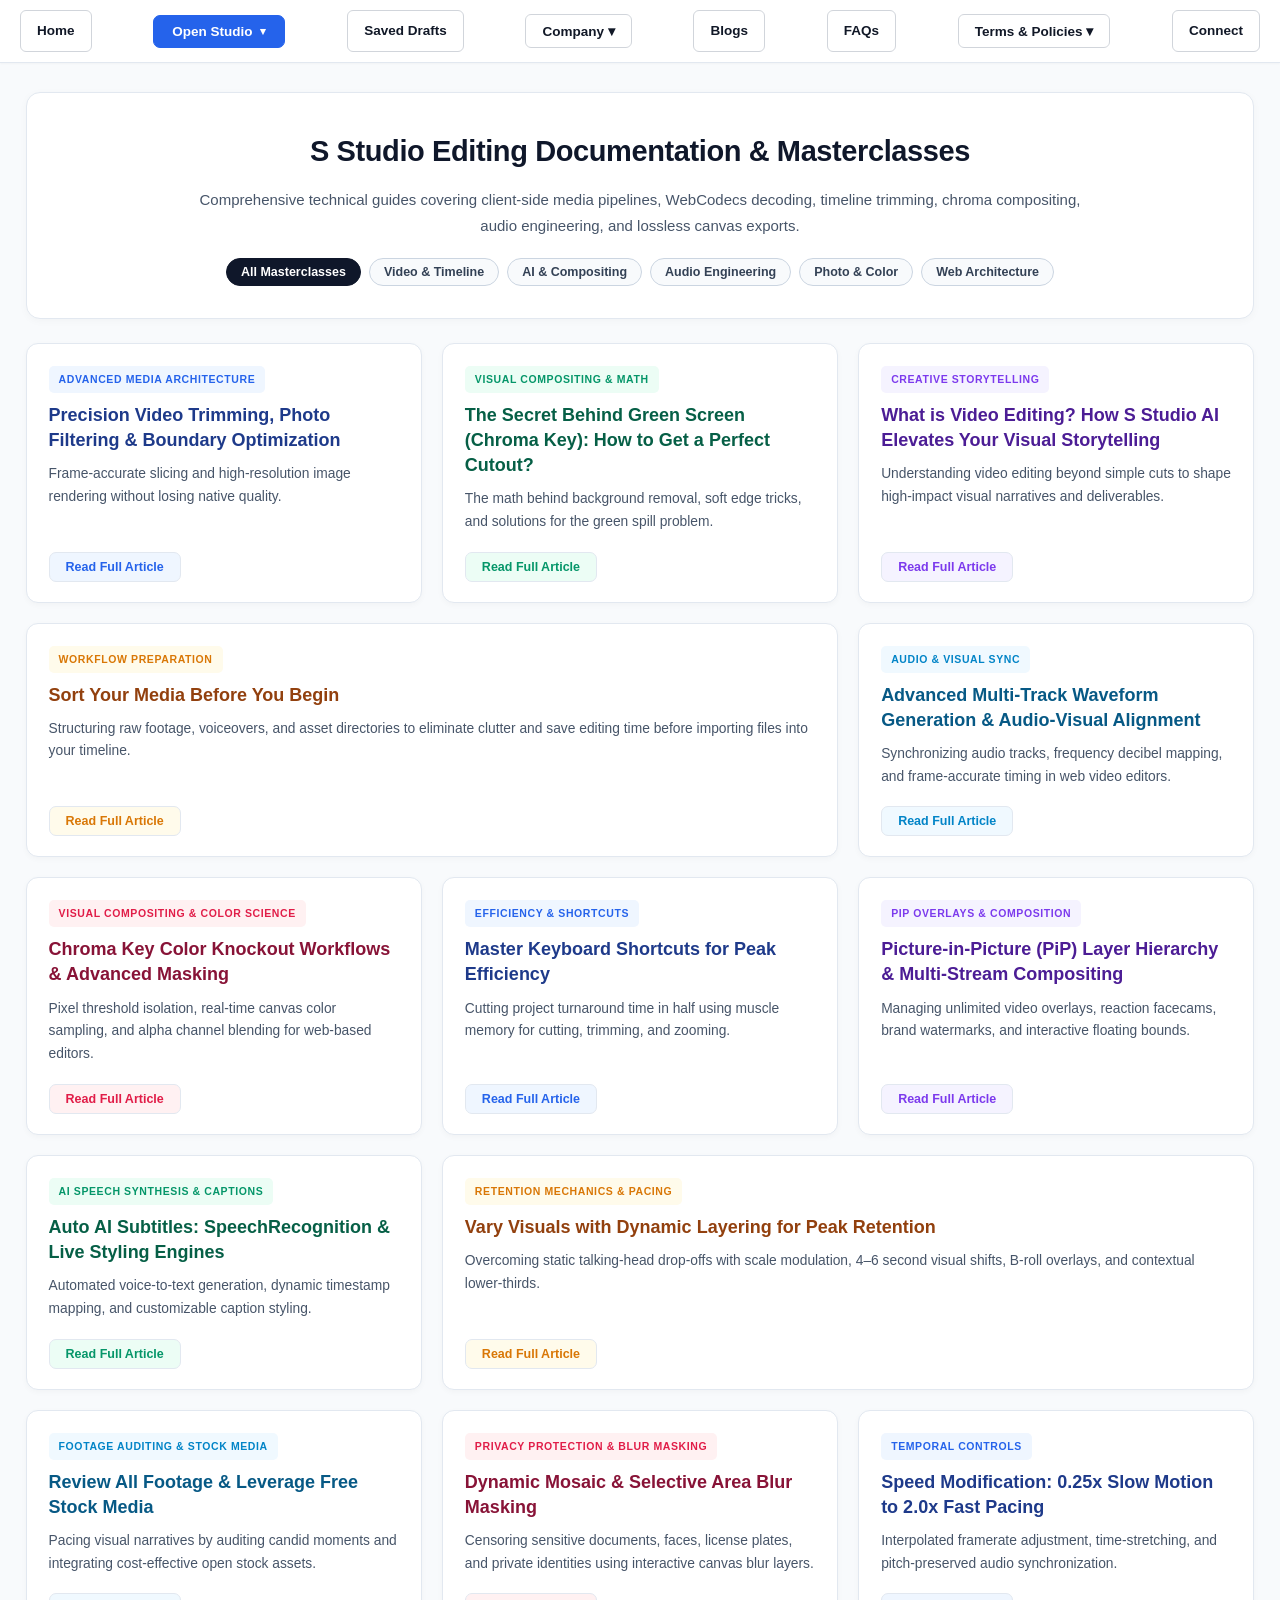
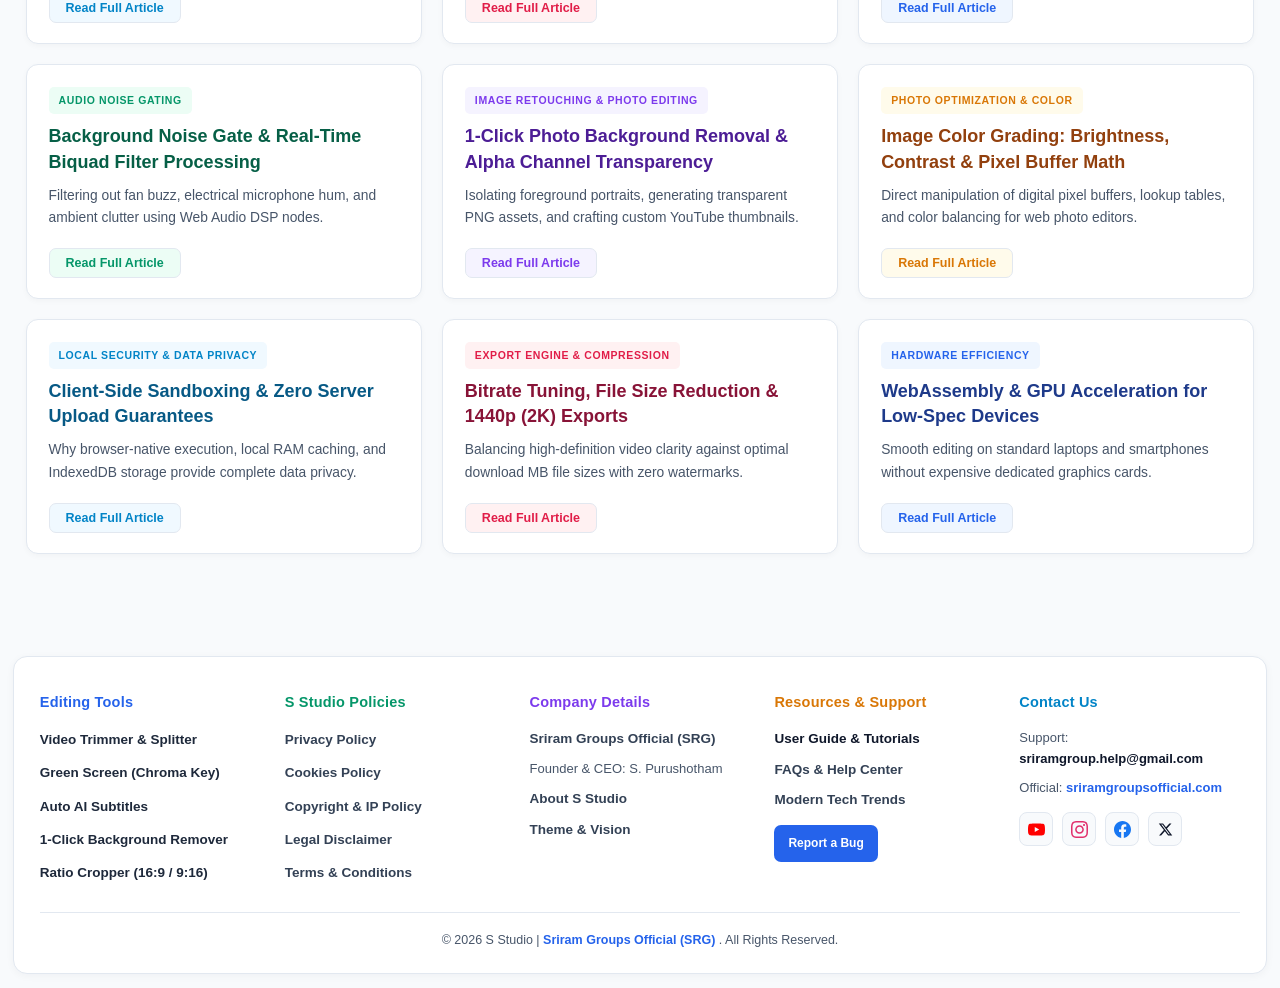
<file: blog.html>
<!DOCTYPE html>
<html lang="en">
<head>
    <meta charset="UTF-8">
    <script async src="https://pagead2.googlesyndication.com/pagead/js/adsbygoogle.js?client=ca-pub-6989714433605558" crossorigin="anonymous"></script>
    <meta name="viewport" content="width=device-width, initial-scale=1.0">
    <title>S Studio Master Tutorials & Video Editing Documentation</title>
    <link rel="stylesheet" href="style.css">

    <style>
        /* ==========================================================================
           EDITORIAL 3-COLUMN GRID + COLOR-CODED CARDS + NOTEBOOK PAGE FLIP READER
           ========================================================================== */
        body {
            background-color: #F8FAFC !important;
            color: #1E293B !important;
            font-family: -apple-system, BlinkMacSystemFont, "Segoe UI", Roboto, Helvetica, Arial, sans-serif !important;
            line-height: 1.8;
            margin: 0;
            padding: 0;
            width: 100%;
        }

        .brand-btn-solid {
            background-color: #2563EB !important;
            color: #FFFFFF !important;
            border: 1px solid #2563EB !important;
        }
        .brand-btn-solid:hover {
            background-color: #1D4ED8 !important;
        }

        .blog-main-container {
            width: 96%;
            max-width: 1420px;
            margin: 0 auto;
            padding: 92px 0 70px 0;
            box-sizing: border-box;
        }

        .blog-hero-box {
            background: #FFFFFF;
            border: 1px solid #E2E8F0;
            border-radius: 14px;
            text-align: center;
            padding: 32px 24px;
            margin-bottom: 24px;
            box-shadow: 0 2px 8px rgba(15, 23, 42, 0.03);
        }

        .blog-hero-box h1 {
            color: #0F172A !important;
            font-size: 29px;
            font-weight: 800;
            margin: 0 0 10px 0;
            letter-spacing: -0.4px;
        }

        .blog-hero-box p {
            color: #475569 !important;
            font-size: 15px;
            max-width: 920px;
            margin: 0 auto 18px auto;
            line-height: 1.75;
        }

        /* Category Filter Pills */
        .filter-bar-row {
            display: flex;
            justify-content: center;
            gap: 8px;
            flex-wrap: wrap;
        }
        .cat-pill-btn {
            background: #F8FAFC;
            border: 1px solid #CBD5E1;
            color: #334155;
            padding: 6px 14px;
            border-radius: 20px;
            font-size: 12.5px;
            font-weight: 700;
            cursor: pointer;
            transition: all 0.2s ease;
        }
        .cat-pill-btn:hover, .cat-pill-btn.active {
            background: #0F172A;
            border-color: #0F172A;
            color: #FFFFFF;
        }

        /* ==========================================================================
           3-COLUMN + ASYMMETRIC MAGAZINE GRID (LEFT / CENTER / RIGHT VARIATION)
           ========================================================================== */
        .tutorials-grid-wrapper {
            display: grid;
            grid-template-columns: repeat(3, 1fr);
            gap: 20px;
            width: 100%;
            perspective: 1600px;
        }

        /* Asymmetric Editorial Spans for Visual Rhythm (Left-Wide / Right-Wide) */
        .tutorial-item-card.span-wide-left {
            grid-column: span 2;
        }
        .tutorial-item-card.span-wide-right {
            grid-column: span 2;
        }

        @media (max-width: 1024px) {
            .tutorials-grid-wrapper {
                grid-template-columns: repeat(2, 1fr);
            }
            .tutorial-item-card.span-wide-left,
            .tutorial-item-card.span-wide-right {
                grid-column: span 2;
            }
        }
        @media (max-width: 680px) {
            .tutorials-grid-wrapper {
                grid-template-columns: 1fr;
            }
            .tutorial-item-card.span-wide-left,
            .tutorial-item-card.span-wide-right {
                grid-column: span 1;
            }
        }

  .tutorial-item-card {
            background: #FFFFFF;
            border: 1px solid #E2E8F0 !important;
            border-radius: 12px;
            display: flex;
            flex-direction: column;
            justify-content: space-between;
            overflow: hidden;
            box-shadow: 0 2px 6px rgba(15, 23, 42, 0.03);
            transition: transform 0.22s ease, box-shadow 0.22s ease, border-color 0.22s ease;
        }

        .tutorial-item-card:hover {
            transform: translateY(-3px);
            box-shadow: 0 12px 24px rgba(15, 23, 42, 0.08);
            border-color: #CBD5E1 !important;
        }

        /* Multi-Color Text & Badge Themes (Zero Colored Card Borders) */
        .theme-blue   { --accent-color: #2563EB; --badge-bg: #EFF6FF; --title-color: #1E3A8A; }
        .theme-green  { --accent-color: #059669; --badge-bg: #ECFDF5; --title-color: #065F46; }
        .theme-purple { --accent-color: #7C3AED; --badge-bg: #F5F3FF; --title-color: #4C1D95; }
        .theme-amber  { --accent-color: #D97706; --badge-bg: #FFFBEB; --title-color: #92400E; }
        .theme-rose   { --accent-color: #E11D48; --badge-bg: #FFF1F2; --title-color: #881337; }
        .theme-cyan   { --accent-color: #0284C7; --badge-bg: #F0F9FF; --title-color: #075985; }

        .tutorial-header-static {
            padding: 22px 22px 20px 22px;
            display: flex;
            flex-direction: column;
            height: 100%;
            box-sizing: border-box;
        }

        .tut-badge {
            font-size: 10.5px;
            font-weight: 800;
            text-transform: uppercase;
            letter-spacing: 0.6px;
            display: inline-block;
            align-self: flex-start;
            margin-bottom: 10px;
            padding: 4px 10px;
            border-radius: 5px;
            color: var(--accent-color, #2563EB);
            background: var(--badge-bg, #EFF6FF);
            border: none !important;
        }

        .tut-title {
            font-size: 18px;
            font-weight: 800;
            margin: 0 0 10px 0;
            line-height: 1.4;
            color: var(--title-color, #0F172A);
        }

        .tut-short-desc {
            color: #475569;
            font-size: 13.8px;
            margin: 0 0 18px 0;
            line-height: 1.65;
            flex-grow: 1;
        }

        .read-full-btn {
            align-self: flex-start;
            background: var(--badge-bg, #EFF6FF);
            color: var(--accent-color, #2563EB);
            border: 1px solid #E2E8F0 !important;
            padding: 7px 16px;
            border-radius: 7px;
            font-size: 12.5px;
            font-weight: 700;
            cursor: pointer;
            transition: all 0.2s ease;
        }

        .read-full-btn:hover {
            background: var(--accent-color, #2563EB);
            color: #FFFFFF;
            border-color: transparent !important;
        }

        /* ==========================================================================
           SINGLE-ARTICLE NOTEBOOK PAGE-TURN READER MODE (NO COLORED BORDERS)
           ========================================================================== */
        .tutorials-grid-wrapper.single-reader-mode {
            display: block !important;
        }

        .tutorial-item-card.is-reading-active {
            max-width: 1050px;
            margin: 0 auto;
            border-radius: 14px;
            border: 1px solid #E2E8F0 !important;
            box-shadow: 0 20px 45px rgba(15, 23, 42, 0.10), -6px 0 0 #E2E8F0, -12px 0 0 #F1F5F9;
            transform-origin: left center;
            animation: notebookPageTurn 0.55s cubic-bezier(0.22, 1, 0.36, 1) forwards;
            position: relative;
        }

        @keyframes notebookPageTurn {
            0% {
                opacity: 0;
                transform: perspective(1400px) rotateY(-22deg) translateX(25px) scale(0.97);
            }
            100% {
                opacity: 1;
                transform: perspective(1400px) rotateY(0deg) translateX(0) scale(1);
            }
        }

        .tutorial-item-card.is-reading-active .tutorial-header-static {
            background: linear-gradient(to right, #F8FAFC, #FFFFFF);
            padding: 28px 34px 22px 44px;
            border-bottom: 1px solid #E2E8F0;
        }

        .tutorial-item-card.is-reading-active .tut-title {
            font-size: 25px;
        }

        .tutorial-full-content-collapsible {
            display: none;
            padding: 28px 36px 34px 44px;
            color: #334155;
            font-size: 15.2px;
            line-height: 1.85;
            background-color: #FFFFFF;
            /* Notebook Margin Line & Subtle Ruled Paper Effect */
            background-image: linear-gradient(to right, transparent 26px, #FECACA 26px, #FECACA 28px, transparent 28px);
        }

        .tutorial-item-card.is-reading-active .tutorial-full-content-collapsible {
            display: block;
        }

        .tutorial-full-content-collapsible p {
            margin: 0 0 15px 0;
        }

        .tutorial-full-content-collapsible h4 {
            color: var(--title-color, #0F172A);
            font-size: 17.5px;
            margin: 22px 0 10px 0;
            font-weight: 800;
        }

        .tutorial-full-content-collapsible h5 {
            color: #1E293B;
            font-size: 15.5px;
            margin: 16px 0 8px 0;
            font-weight: 700;
        }

        .tutorial-full-content-collapsible ul,
        .tutorial-full-content-collapsible ol {
            padding-left: 22px;
            margin: 0 0 16px 0;
        }

        .tutorial-full-content-collapsible li {
            margin-bottom: 8px;
        }
    </style>
</head>
<body>

   <!-- ========================================================================== -->
    <!-- STICKY TOP NAVIGATION BAR (UNIFIED WITH INDEX.HTML - BLOGS ACTIVE) -->
    <!-- ========================================================================== -->
    <nav class="home-sticky-navbar" style="position: fixed; top: 0; left: 0; width: 100vw; background: #FFFFFF !important; border-bottom: 1px solid #E2E8F0 !important; box-shadow: 0 1px 2px rgba(0,0,0,0.03) !important; z-index: 999999; padding: 11px 20px; box-sizing: border-box;">
        <div class="sticky-nav-inner" style="max-width: 1400px; margin: 0 auto; display: flex; align-items: center; justify-content: space-between; flex-wrap: wrap; gap: 8px;">
            
            <a href="index.html" class="nav-link-btn" style="background: #FFFFFF; color: #0F172A; border: 1px solid #CBD5E1; padding: 8px 16px; border-radius: 7px; font-weight: 600; text-decoration: none;">
                Home
            </a>

            <!-- Solid Brand Blue Open Studio CTA (Exact Match with index.html) -->
            <div class="nav-dropdown-item" id="editorLaunchDropdown" style="position: relative; display: inline-block;">
                <button class="nav-link-btn brand-btn-solid" onclick="toggleNavDropdown('editorLaunchDropdown')" style="background-color: #2563EB !important; color: #FFFFFF !important; border: 1px solid #2563EB !important; padding: 8px 18px !important; border-radius: 7px !important; font-weight: 700 !important; font-size: 13.5px !important; cursor: pointer; display: inline-flex; align-items: center; gap: 8px;">
                    <span>Open Studio</span>
                    <span class="nav-arrow-icon" style="display: inline-block; transition: transform 0.2s; font-size: 11px;">▾</span>
                </button>
                <div class="nav-sub-menu" style="display: none; position: absolute; top: calc(100% + 8px); left: 0; background: #FFFFFF; border: 1px solid #CBD5E1; border-radius: 10px; box-shadow: 0 10px 25px rgba(15, 23, 42, 0.12); padding: 6px; min-width: 245px; z-index: 100000;">
                    <a href="videoworkspace.html" style="display: flex; align-items: center; justify-content: space-between; padding: 10px 12px; color: #0F172A; text-decoration: none; border-radius: 7px; font-weight: 700; font-size: 13.5px;" onmouseover="this.style.background='#F1F5F9'" onmouseout="this.style.background='transparent'">
                        <div>
                            <div>Video Editing Studio</div>
                            <div style="font-size: 11px; color: #64748B; font-weight: 500;">Multi-Track, Cut &amp; 2K Export</div>
                        </div>
                        <span style="color: #2563EB; font-weight: 800;">→</span>
                    </a>
                    <div style="height: 1px; background: #F1F5F9; margin: 4px 6px;"></div>
                    <a href="photoworkspace.html" style="display: flex; align-items: center; justify-content: space-between; padding: 10px 12px; color: #0F172A; text-decoration: none; border-radius: 7px; font-weight: 700; font-size: 13.5px;" onmouseover="this.style.background='#F1F5F9'" onmouseout="this.style.background='transparent'">
                        <div>
                            <div>Photo Editing Studio</div>
                            <div style="font-size: 11px; color: #64748B; font-weight: 500;">BG Cutout, Color &amp; Retouch</div>
                        </div>
                        <span style="color: #2563EB; font-weight: 800;">→</span>
                    </a>
                </div>
            </div>

            <!-- Saved Drafts Page Link -->
            <a href="drafts.html" class="nav-link-btn nav-anchor-link" style="background: #FFFFFF; color: #0F172A; border: 1px solid #CBD5E1; padding: 8px 16px; border-radius: 7px; font-weight: 600; text-decoration: none; display: inline-flex; align-items: center; gap: 6px;">
                <span>Saved Drafts</span>
            </a>

            <!-- Company Dropdown -->
            <div class="nav-dropdown-item" id="companyDropdown" style="position: relative; display: inline-block;">
                <button class="nav-link-btn" onclick="toggleNavDropdown('companyDropdown')" style="background: #FFFFFF; color: #0F172A; border: 1px solid #CBD5E1; padding: 8px 16px; border-radius: 7px; font-weight: 600; cursor: pointer;">
                    Company <span class="nav-arrow-icon" style="display: inline-block; transition: transform 0.2s;">▾</span>
                </button>
                <div class="nav-sub-menu" style="display: none; position: absolute; top: calc(100% + 8px); left: 0; background: #FFFFFF; border: 1px solid #E2E8F0; border-radius: 8px; box-shadow: 0 10px 25px rgba(0,0,0,0.08); padding: 6px 0; min-width: 245px; z-index: 100000;">
                    <a href="about.html" style="display: block; padding: 10px 16px; color: #0F172A; text-decoration: none; font-weight: 600; font-size: 13.5px;" onmouseover="this.style.background='#F8FAFC'" onmouseout="this.style.background='transparent'">
                        About Us
                    </a>
                    <a href="https://sriramgroupsofficial.com/" target="_blank" rel="noopener noreferrer" style="display: block; padding: 10px 16px; color: #0F172A; text-decoration: none; font-weight: 600; font-size: 13.5px;" onmouseover="this.style.background='#F8FAFC'" onmouseout="this.style.background='transparent'">
                        Sriram Groups Official (SRG)
                    </a>
                </div>
            </div>

            <!-- Blogs (Active State on blog.html; resets Notebook Reader if open) -->
            <a href="blog.html" onclick="if(document.querySelector('.is-reading-active')){ event.preventDefault(); closeSingleArticleReader(); }" class="nav-link-btn nav-anchor-link" style="background: #EFF6FF; color: #0F172A; border: 1px solid #93C5FD; padding: 8px 16px; border-radius: 7px; font-weight: 700; text-decoration: none;">
                Blogs
            </a>

            <a href="faq.html" class="nav-link-btn nav-anchor-link" style="background: #FFFFFF; color: #0F172A; border: 1px solid #CBD5E1; padding: 8px 16px; border-radius: 7px; font-weight: 600; text-decoration: none;">
                FAQs
            </a>

            <!-- Terms & Policies Dropdown -->
            <div class="nav-dropdown-item" id="termsDropdown" style="position: relative; display: inline-block;">
                <button class="nav-link-btn" onclick="toggleNavDropdown('termsDropdown')" style="background: #FFFFFF; color: #0F172A; border: 1px solid #CBD5E1; padding: 8px 16px; border-radius: 7px; font-weight: 600; cursor: pointer;">
                    Terms &amp; Policies <span class="nav-arrow-icon" style="display: inline-block; transition: transform 0.2s;">▾</span>
                </button>
                <div class="nav-sub-menu" style="display: none; position: absolute; top: calc(100% + 8px); right: 0; background: #FFFFFF; border: 1px solid #E2E8F0; border-radius: 8px; box-shadow: 0 10px 25px rgba(0,0,0,0.08); padding: 6px 0; min-width: 230px; z-index: 100000;">
                    <a href="terms.html" style="display: block; padding: 10px 16px; color: #0F172A; text-decoration: none; font-weight: 600; font-size: 13.5px;" onmouseover="this.style.background='#F8FAFC'" onmouseout="this.style.background='transparent'">
                        Terms &amp; Conditions
                    </a>
                    <a href="privacy.html" style="display: block; padding: 10px 16px; color: #0F172A; text-decoration: none; font-weight: 600; font-size: 13.5px;" onmouseover="this.style.background='#F8FAFC'" onmouseout="this.style.background='transparent'">
                        Privacy Policy
                    </a>
                    <a href="cookies.html" style="display: block; padding: 10px 16px; color: #0F172A; text-decoration: none; font-weight: 600; font-size: 13.5px;" onmouseover="this.style.background='#F8FAFC'" onmouseout="this.style.background='transparent'">
                        Cookies Policy
                    </a>
                    <a href="copyright.html" style="display: block; padding: 10px 16px; color: #0F172A; text-decoration: none; font-weight: 600; font-size: 13.5px;" onmouseover="this.style.background='#F8FAFC'" onmouseout="this.style.background='transparent'">
                        Copyright &amp; IP Policy
                    </a>
                    <a href="disclaimer.html" style="display: block; padding: 10px 16px; color: #0F172A; text-decoration: none; font-weight: 600; font-size: 13.5px;" onmouseover="this.style.background='#F8FAFC'" onmouseout="this.style.background='transparent'">
                        Legal Disclaimer
                    </a>
                </div>
            </div>

            <!-- Connect Button -->
            <a href="index.html" class="nav-link-btn" style="background: #FFFFFF; color: #0F172A; border: 1px solid #CBD5E1; padding: 8px 16px; border-radius: 7px; font-weight: 600; text-decoration: none;">
                Connect
            </a>

        </div>
    </nav>

    <!-- ========================================================================== -->
    <!-- MAIN BLOG & NOTEBOOK READER CONTAINER -->
    <!-- ========================================================================== -->
    <div class="blog-main-container">
        
        <div class="blog-hero-box" id="blogHeroHeader">
            <h1>S Studio Editing Documentation & Masterclasses</h1>
            <p>Comprehensive technical guides covering client-side media pipelines, WebCodecs decoding, timeline trimming, chroma compositing, audio engineering, and lossless canvas exports.</p>
            
            <div class="filter-bar-row">
                <button type="button" class="cat-pill-btn active" onclick="filterTutorialGrid('all', this)">All Masterclasses</button>
                <button type="button" class="cat-pill-btn" onclick="filterTutorialGrid('video', this)">Video & Timeline</button>
                <button type="button" class="cat-pill-btn" onclick="filterTutorialGrid('ai', this)">AI & Compositing</button>
                <button type="button" class="cat-pill-btn" onclick="filterTutorialGrid('audio', this)">Audio Engineering</button>
                <button type="button" class="cat-pill-btn" onclick="filterTutorialGrid('photo', this)">Photo & Color</button>
                <button type="button" class="cat-pill-btn" onclick="filterTutorialGrid('tech', this)">Web Architecture</button>
            </div>
        </div>

        <!-- ========================================================================== -->
        <!-- 3-COLUMN + ASYMMETRIC MAGAZINE GRID -->
        <!-- ========================================================================== -->
        <div class="tutorials-grid-wrapper" id="tutorialsGridWrapper">

            <!-- ROW 1: 3 EQUAL COLUMNS -->
            <!-- Card 1 (Blue) -->
            <div class="tutorial-item-card theme-blue" data-cat="video tech">
                <div class="tutorial-header-static">
                    <span class="tut-badge">Advanced Media Architecture</span>
                    <h3 class="tut-title">Precision Video Trimming, Photo Filtering & Boundary Optimization</h3>
                    <p class="tut-short-desc">Frame-accurate slicing and high-resolution image rendering without losing native quality.</p>
                    <button class="read-full-btn" onclick="openSingleArticleReader(this)">Read Full Article</button>
                </div>
                <div class="tutorial-full-content-collapsible">
                    <h4>The Mechanics of In-Browser Media Processing for Video and Photos</h4>
                    <p>Modern browser-based media editing has completely transformed how creators handle heavy files. Instead of depending entirely on expensive desktop software or slow cloud servers, advanced web applications now process video timelines and high-resolution photo assets directly inside the user's browser using powerful client-side technologies.</p>
                    <ul>
                        <li><strong>Sub-Second Precision:</strong> Adjust scrubbers down to precise millisecond timestamps for video cuts and fine-tune image pixel properties effortlessly.</li>
                        <li><strong>Lossless Slicing & Rendering:</strong> Eliminates server queue delays and preserves initial video bitrates, audio tracks, and raw photo color profiles without any artificial compression artifacts.</li>
                        <li><strong>Zero Degradation Pipeline:</strong> Original assets maintain 100% of their native clarity, chroma subsampling, and dynamic range.</li>
                        <li><strong>Memory & Thread Efficiency:</strong> Utilizing modern web APIs and blob streaming ensures large data chunks flow seamlessly through browser memory pools.</li>
                    </ul>
                </div>
            </div>

            <!-- Card 2 (Green) -->
            <div class="tutorial-item-card theme-green" data-cat="ai video">
                <div class="tutorial-header-static">
                    <span class="tut-badge">Visual Compositing & Math</span>
                    <h3 class="tut-title">The Secret Behind Green Screen (Chroma Key): How to Get a Perfect Cutout?</h3>
                    <p class="tut-short-desc">The math behind background removal, soft edge tricks, and solutions for the green spill problem.</p>
                    <button class="read-full-btn" onclick="openSingleArticleReader(this)">Read Full Article</button>
                </div>
                <div class="tutorial-full-content-collapsible">
                    <h4>How does the browser detect the green screen?</h4>
                    <p>When we enable the green screen option, our tool scans the colors of millions of pixels in every frame of the video in a fraction of a second, calculating Euclidean Color Distance between the selected key hue and every pixel.</p>
                    <h4>Soft Feathering & Spill Suppression</h4>
                    <ul>
                        <li><strong>Solid Green Removal:</strong> Completely removes the green backdrop behind the subject.</li>
                        <li><strong>Soft Boundary Feathering:</strong> Smoothly blends hair and clothing edges without jagged lines.</li>
                        <li><strong>Green Spill Reduction:</strong> Desaturates green light reflections along edges into natural shadows.</li>
                    </ul>
                    <p><strong>Pro Tip:</strong> Stand 3 to 4 feet away from your green screen so shadows do not fall directly onto the backdrop.</p>
                </div>
            </div>

            <!-- Card 3 (Purple) -->
            <div class="tutorial-item-card theme-purple" data-cat="video">
                <div class="tutorial-header-static">
                    <span class="tut-badge">Creative Storytelling</span>
                    <h3 class="tut-title">What is Video Editing? How S Studio AI Elevates Your Visual Storytelling</h3>
                    <p class="tut-short-desc">Understanding video editing beyond simple cuts to shape high-impact visual narratives and deliverables.</p>
                    <button class="read-full-btn" onclick="openSingleArticleReader(this)">Read Full Article</button>
                </div>
                <div class="tutorial-full-content-collapsible">
                    <p>Video editing is far more than splicing raw footage together—it is the art of shaping visual narratives to deliver high-impact presentations, preserve personal milestones, and capture unforgettable memories.</p>
                    <ul>
                        <li><strong>Frame-Accurate Cropping & Keyframe Splitting:</strong> Trimming clips cleanly without audio-video desync or quality degradation.</li>
                        <li><strong>Preserving Original Bitrates:</strong> Maintaining visual fidelity from lightweight 240p previews all the way up to 1440p (2K Ultra HD) master exports.</li>
                        <li><strong>Zero Paywalls & Clean Deliverables:</strong> Exporting full-resolution media completely free from forced watermarks, software bloat, or monthly subscription fees.</li>
                    </ul>
                </div>
            </div>

            <!-- ROW 2: ASYMMETRIC MAGAZINE ROW (LEFT WIDE 2-COL + RIGHT 1-COL) -->
            <!-- Card 4 (Amber - Wide Left) -->
            <div class="tutorial-item-card theme-amber span-wide-left" data-cat="video">
                <div class="tutorial-header-static">
                    <span class="tut-badge">Workflow Preparation</span>
                    <h3 class="tut-title">Sort Your Media Before You Begin</h3>
                    <p class="tut-short-desc">Structuring raw footage, voiceovers, and asset directories to eliminate clutter and save editing time before importing files into your timeline.</p>
                    <button class="read-full-btn" onclick="openSingleArticleReader(this)">Read Full Article</button>
                </div>
                <div class="tutorial-full-content-collapsible">
                    <p>Before importing files into your editing timeline, create dedicated directories for raw video footage, voiceovers, on-screen graphics, sound effects, and background music. Structuring your media assets beforehand keeps your workspace clutter-free, prevents missing-link errors, and drastically cuts down editing time.</p>
                    <p>Choose an editing software or browser suite that best fits your workflow. Select the editor that aligns naturally with your creative style, master its mechanics through consistent practice, and build your confidence into a truly professional creator.</p>
                </div>
            </div>

            <!-- Card 5 (Cyan - Right) -->
            <div class="tutorial-item-card theme-cyan" data-cat="audio">
                <div class="tutorial-header-static">
                    <span class="tut-badge">Audio & Visual Sync</span>
                    <h3 class="tut-title">Advanced Multi-Track Waveform Generation & Audio-Visual Alignment</h3>
                    <p class="tut-short-desc">Synchronizing audio tracks, frequency decibel mapping, and frame-accurate timing in web video editors.</p>
                    <button class="read-full-btn" onclick="openSingleArticleReader(this)">Read Full Article</button>
                </div>
                <div class="tutorial-full-content-collapsible">
                    <h4>The Mechanics of Web Audio API & Waveform Parsing</h4>
                    <ul>
                        <li><strong>AudioContext & Buffer Parsing:</strong> Decodes raw audio streams into asynchronous buffers to analyze amplitude fluctuations across multiple tracks simultaneously.</li>
                        <li><strong>Decibel Envelope Rendering:</strong> Maps peak amplitude values onto HTML5 Canvas layers so editors can pinpoint dialogue gaps and beat drops accurately.</li>
                        <li><strong>Frame-Accurate Synchronization:</strong> Uses requestAnimationFrame loops locked to audio context clock time to prevent lip-sync drift.</li>
                    </ul>
                </div>
            </div>

            <!-- ROW 3: 3 EQUAL COLUMNS -->
            <!-- Card 6 (Rose) -->
            <div class="tutorial-item-card theme-rose" data-cat="ai">
                <div class="tutorial-header-static">
                    <span class="tut-badge">Visual Compositing & Color Science</span>
                    <h3 class="tut-title">Chroma Key Color Knockout Workflows & Advanced Masking</h3>
                    <p class="tut-short-desc">Pixel threshold isolation, real-time canvas color sampling, and alpha channel blending for web-based editors.</p>
                    <button class="read-full-btn" onclick="openSingleArticleReader(this)">Read Full Article</button>
                </div>
                <div class="tutorial-full-content-collapsible">
                    <h4>RGB Euclidean Distance Masking & Real-Time Compositing</h4>
                    <ul>
                        <li><strong>Target Hue & Color Sampling:</strong> Samples reference background colors directly from pixel coordinates on the video frame canvas.</li>
                        <li><strong>Alpha Channel Transparency Generation:</strong> Calculates fractional transparency values around fine edges.</li>
                        <li><strong>GPU Acceleration via WebGL Shaders:</strong> Routes matrix operations through custom shaders for 60fps playback.</li>
                    </ul>
                </div>
            </div>

            <!-- Card 7 (Blue) -->
            <div class="tutorial-item-card theme-blue" data-cat="video">
                <div class="tutorial-header-static">
                    <span class="tut-badge">Efficiency & Shortcuts</span>
                    <h3 class="tut-title">Master Keyboard Shortcuts for Peak Efficiency</h3>
                    <p class="tut-short-desc">Cutting project turnaround time in half using muscle memory for cutting, trimming, and zooming.</p>
                    <button class="read-full-btn" onclick="openSingleArticleReader(this)">Read Full Article</button>
                </div>
                <div class="tutorial-full-content-collapsible">
                    <p>Memorize keyboard shortcuts for your most repetitive timeline actions—such as pressing <strong>Spacebar</strong> to Play/Pause and <strong>S</strong> to split clips at the playhead. Relying on muscle memory rather than navigating drop-down menus cuts project turnaround times in half.</p>
                </div>
            </div>

            <!-- Card 8 (Purple) -->
            <div class="tutorial-item-card theme-purple" data-cat="video">
                <div class="tutorial-header-static">
                    <span class="tut-badge">PiP Overlays & Composition</span>
                    <h3 class="tut-title">Picture-in-Picture (PiP) Layer Hierarchy & Multi-Stream Compositing</h3>
                    <p class="tut-short-desc">Managing unlimited video overlays, reaction facecams, brand watermarks, and interactive floating bounds.</p>
                    <button class="read-full-btn" onclick="openSingleArticleReader(this)">Read Full Article</button>
                </div>
                <div class="tutorial-full-content-collapsible">
                    <h4>Draggable Floating Overlays and Z-Index Matrix Management</h4>
                    <ul>
                        <li><strong>Auto-Stacking Multi-Layer Lanes:</strong> Automatically stacks overlapping PiP clips into clean sub-tracks so no overlay hides behind another.</li>
                        <li><strong>4-Corner Pinch/Scale & Free Rotate:</strong> Drag corner dots to zoom and top handles to rotate any overlay freely on canvas.</li>
                    </ul>
                </div>
            </div>

            <!-- ROW 4: ASYMMETRIC MAGAZINE ROW (LEFT 1-COL + RIGHT WIDE 2-COL) -->
            <!-- Card 9 (Green - Left) -->
            <div class="tutorial-item-card theme-green" data-cat="ai">
                <div class="tutorial-header-static">
                    <span class="tut-badge">AI Speech Synthesis & Captions</span>
                    <h3 class="tut-title">Auto AI Subtitles: SpeechRecognition & Live Styling Engines</h3>
                    <p class="tut-short-desc">Automated voice-to-text generation, dynamic timestamp mapping, and customizable caption styling.</p>
                    <button class="read-full-btn" onclick="openSingleArticleReader(this)">Read Full Article</button>
                </div>
                <div class="tutorial-full-content-collapsible">
                    <h4>Advanced Speech-to-Text Pipeline and Dynamic Timestamp Mapping</h4>
                    <ul>
                        <li><strong>Audio Track Extraction & Segmentation:</strong> Extracts active speech intervals for fast transcription.</li>
                        <li><strong>Precision Timestamp Alignment:</strong> Syncs captions directly with audio context clock times.</li>
                    </ul>
                </div>
            </div>

            <!-- Card 10 (Amber - Wide Right) -->
            <div class="tutorial-item-card theme-amber span-wide-right" data-cat="video">
                <div class="tutorial-header-static">
                    <span class="tut-badge">Retention Mechanics & Pacing</span>
                    <h3 class="tut-title">Vary Visuals with Dynamic Layering for Peak Retention</h3>
                    <p class="tut-short-desc">Overcoming static talking-head drop-offs with scale modulation, 4–6 second visual shifts, B-roll overlays, and contextual lower-thirds.</p>
                    <button class="read-full-btn" onclick="openSingleArticleReader(this)">Read Full Article</button>
                </div>
                <div class="tutorial-full-content-collapsible">
                    <h4>Implementation Architecture: Dynamic Layering for Visual Retention</h4>
                    <p>Static talking-head shots cause audience engagement to drop quickly. Introducing visual rhythm by shifting on-screen composition every 4 to 6 seconds preserves pacing and viewer retention.</p>
                    <ul>
                        <li><strong>Scale Modulation (Punch-Ins):</strong> Switch between Wide (100%) and Medium Tight (115%–120%) on key points.</li>
                        <li><strong>4–6 Second Rhythm:</strong> Alternate between Primary Shot, B-roll Overlay, and Punch-In Return.</li>
                        <li><strong>Animated Lower-Thirds:</strong> Highlight key takeaways in the lower third during the first 2 seconds of a new point.</li>
                    </ul>
                </div>
            </div>

            <!-- ROW 5+: REMAINING MASTERCLASSES IN 3-COLUMN GRID -->
            <div class="tutorial-item-card theme-cyan" data-cat="video">
                <div class="tutorial-header-static">
                    <span class="tut-badge">Footage Auditing & Stock Media</span>
                    <h3 class="tut-title">Review All Footage & Leverage Free Stock Media</h3>
                    <p class="tut-short-desc">Pacing visual narratives by auditing candid moments and integrating cost-effective open stock assets.</p>
                    <button class="read-full-btn" onclick="openSingleArticleReader(this)">Read Full Article</button>
                </div>
                <div class="tutorial-full-content-collapsible">
                    <p>Watch your raw recordings thoroughly before making a single cut so you never overlook candid micro-reactions or natural B-roll sequences. Supplement scenes with royalty-free stock footage before spending on paid subscriptions.</p>
                </div>
            </div>

            <div class="tutorial-item-card theme-rose" data-cat="video photo">
                <div class="tutorial-header-static">
                    <span class="tut-badge">Privacy Protection & Blur Masking</span>
                    <h3 class="tut-title">Dynamic Mosaic & Selective Area Blur Masking</h3>
                    <p class="tut-short-desc">Censoring sensitive documents, faces, license plates, and private identities using interactive canvas blur layers.</p>
                    <button class="read-full-btn" onclick="openSingleArticleReader(this)">Read Full Article</button>
                </div>
                <div class="tutorial-full-content-collapsible">
                    <p>Use S Studio's movable Privacy Blur Boxes and backdrop-filter masks to conceal sensitive screen details, phone numbers, or faces non-destructively.</p>
                </div>
            </div>

            <div class="tutorial-item-card theme-blue" data-cat="video">
                <div class="tutorial-header-static">
                    <span class="tut-badge">Temporal Controls</span>
                    <h3 class="tut-title">Speed Modification: 0.25x Slow Motion to 2.0x Fast Pacing</h3>
                    <p class="tut-short-desc">Interpolated framerate adjustment, time-stretching, and pitch-preserved audio synchronization.</p>
                    <button class="read-full-btn" onclick="openSingleArticleReader(this)">Read Full Article</button>
                </div>
                <div class="tutorial-full-content-collapsible">
                    <p>Dial playback speeds smoothly from 0.25x dramatic slow-motion up to 2.0x fast-forward while keeping vocal pitch natural.</p>
                </div>
            </div>

            <div class="tutorial-item-card theme-green" data-cat="audio">
                <div class="tutorial-header-static">
                    <span class="tut-badge">Audio Noise Gating</span>
                    <h3 class="tut-title">Background Noise Gate & Real-Time Biquad Filter Processing</h3>
                    <p class="tut-short-desc">Filtering out fan buzz, electrical microphone hum, and ambient clutter using Web Audio DSP nodes.</p>
                    <button class="read-full-btn" onclick="openSingleArticleReader(this)">Read Full Article</button>
                </div>
                <div class="tutorial-full-content-collapsible">
                    <p>High-pass and notch BiquadFilterNode chains attenuate low-frequency fan hum and mute silent gaps between spoken sentences.</p>
                </div>
            </div>

            <div class="tutorial-item-card theme-purple" data-cat="photo ai">
                <div class="tutorial-header-static">
                    <span class="tut-badge">Image Retouching & Photo Editing</span>
                    <h3 class="tut-title">1-Click Photo Background Removal & Alpha Channel Transparency</h3>
                    <p class="tut-short-desc">Isolating foreground portraits, generating transparent PNG assets, and crafting custom YouTube thumbnails.</p>
                    <button class="read-full-btn" onclick="openSingleArticleReader(this)">Read Full Article</button>
                </div>
                <div class="tutorial-full-content-collapsible">
                    <p>Modifies the 32-bit RGBA pixel buffer on HTML5 Canvas with edge feathering to export crisp, transparent PNG cutouts.</p>
                </div>
            </div>

            <div class="tutorial-item-card theme-amber" data-cat="photo">
                <div class="tutorial-header-static">
                    <span class="tut-badge">Photo Optimization & Color</span>
                    <h3 class="tut-title">Image Color Grading: Brightness, Contrast & Pixel Buffer Math</h3>
                    <p class="tut-short-desc">Direct manipulation of digital pixel buffers, lookup tables, and color balancing for web photo editors.</p>
                    <button class="read-full-btn" onclick="openSingleArticleReader(this)">Read Full Article</button>
                </div>
                <div class="tutorial-full-content-collapsible">
                    <p>Real-time ImageData buffer adjustments let you calibrate exposure, contrast, saturation, and warmth instantaneously without lag.</p>
                </div>
            </div>

            <div class="tutorial-item-card theme-cyan" data-cat="tech">
                <div class="tutorial-header-static">
                    <span class="tut-badge">Local Security & Data Privacy</span>
                    <h3 class="tut-title">Client-Side Sandboxing & Zero Server Upload Guarantees</h3>
                    <p class="tut-short-desc">Why browser-native execution, local RAM caching, and IndexedDB storage provide complete data privacy.</p>
                    <button class="read-full-btn" onclick="openSingleArticleReader(this)">Read Full Article</button>
                </div>
                <div class="tutorial-full-content-collapsible">
                    <p>Your private video recordings and personal photos never leave your device—everything executes inside your browser's secure local sandbox.</p>
                </div>
            </div>

            <div class="tutorial-item-card theme-rose" data-cat="video tech">
                <div class="tutorial-header-static">
                    <span class="tut-badge">Export Engine & Compression</span>
                    <h3 class="tut-title">Bitrate Tuning, File Size Reduction & 1440p (2K) Exports</h3>
                    <p class="tut-short-desc">Balancing high-definition video clarity against optimal download MB file sizes with zero watermarks.</p>
                    <button class="read-full-btn" onclick="openSingleArticleReader(this)">Read Full Article</button>
                </div>
                <div class="tutorial-full-content-collapsible">
                    <p>Choose between 480p, 720p, 1080p Full HD, and 1440p (2K Ultra HD) at 24, 30, or 60 FPS with live estimated MB file size previews.</p>
                </div>
            </div>

            <div class="tutorial-item-card theme-blue" data-cat="tech">
                <div class="tutorial-header-static">
                    <span class="tut-badge">Hardware Efficiency</span>
                    <h3 class="tut-title">WebAssembly & GPU Acceleration for Low-Spec Devices</h3>
                    <p class="tut-short-desc">Smooth editing on standard laptops and smartphones without expensive dedicated graphics cards.</p>
                    <button class="read-full-btn" onclick="openSingleArticleReader(this)">Read Full Article</button>
                </div>
                <div class="tutorial-full-content-collapsible">
                    <p>Hardware-accelerated Canvas and WebAssembly pipelines keep timeline scrubbing fluid even on everyday budget laptops and mobile phones.</p>
                </div>
            </div>

        </div>
    </div>

   <!-- ========================================================================== -->
    <!-- CLEAN MULTI-COLOR TEXT FOOTER (MATCHES INDEX.HTML - CONFIGURED FOR TERMS) -->
    <!-- ========================================================================== -->
    <footer style="width: 98% !important; max-width: 1400px !important; margin: 32px auto 14px auto !important; padding: 32px 26px 22px 26px !important; box-sizing: border-box !important; background: #FFFFFF !important; border: 1px solid #E2E8F0 !important; border-radius: 14px !important; box-shadow: 0 2px 8px rgba(15, 23, 42, 0.04) !important; font-family: -apple-system, BlinkMacSystemFont, 'Segoe UI', Roboto, sans-serif;">
        
        <div style="display: grid; grid-template-columns: repeat(auto-fit, minmax(210px, 1fr)); gap: 24px;">
            
            <!-- Column 1: Editing Tools (Royal Blue Accent Text) -->
            <div>
                <h4 style="color: #2563EB !important; margin: 0 0 13px 0 !important; font-size: 14.5px !important; font-weight: 800 !important; letter-spacing: 0.2px;">Editing Tools</h4>
                <div style="display: flex; flex-direction: column; gap: 9px; font-size: 13.5px;">
                    <a href="videoworkspace.html" style="color: #1E293B !important; font-weight: 600; text-decoration: none;" onmouseover="this.style.color='#2563EB'" onmouseout="this.style.color='#1E293B'">Video Trimmer &amp; Splitter</a>
                    <a href="videoworkspace.html" style="color: #1E293B !important; font-weight: 600; text-decoration: none;" onmouseover="this.style.color='#2563EB'" onmouseout="this.style.color='#1E293B'">Green Screen (Chroma Key)</a>
                    <a href="videoworkspace.html" style="color: #1E293B !important; font-weight: 600; text-decoration: none;" onmouseover="this.style.color='#2563EB'" onmouseout="this.style.color='#1E293B'">Auto AI Subtitles</a>
                    <a href="photoworkspace.html" style="color: #1E293B !important; font-weight: 600; text-decoration: none;" onmouseover="this.style.color='#2563EB'" onmouseout="this.style.color='#1E293B'">1-Click Background Remover</a>
                    <a href="videoworkspace.html" style="color: #1E293B !important; font-weight: 600; text-decoration: none;" onmouseover="this.style.color='#2563EB'" onmouseout="this.style.color='#1E293B'">Ratio Cropper (16:9 / 9:16)</a>
                </div>
            </div>

            <!-- Column 2: S Studio Policies (Emerald Green Accent Text) -->
            <div>
                <h4 style="color: #059669 !important; margin: 0 0 13px 0 !important; font-size: 14.5px !important; font-weight: 800 !important; letter-spacing: 0.2px;">S Studio Policies</h4>
                <div style="display: flex; flex-direction: column; gap: 9px; font-size: 13.5px;">
                    <a href="privacy.html" style="color: #334155 !important; font-weight: 600; text-decoration: none;" onmouseover="this.style.color='#059669'" onmouseout="this.style.color='#334155'">Privacy Policy</a>
                    <a href="cookies.html" style="color: #334155 !important; font-weight: 600; text-decoration: none;" onmouseover="this.style.color='#059669'" onmouseout="this.style.color='#334155'">Cookies Policy</a>
                    <a href="copyright.html" style="color: #334155 !important; font-weight: 600; text-decoration: none;" onmouseover="this.style.color='#059669'" onmouseout="this.style.color='#334155'">Copyright &amp; IP Policy</a>
                    <a href="disclaimer.html" style="color: #334155 !important; font-weight: 600; text-decoration: none;" onmouseover="this.style.color='#059669'" onmouseout="this.style.color='#334155'">Legal Disclaimer</a>
                    <a href="terms.html" style="color: #334155 !important; font-weight: 800; text-decoration: none;">Terms &amp; Conditions</a>
                </div>
            </div>

            <!-- Column 3: Company Details (Purple Accent Text) -->
            <div>
                <h4 style="color: #7C3AED !important; margin: 0 0 13px 0 !important; font-size: 14.5px !important; font-weight: 800 !important; letter-spacing: 0.2px;">Company Details</h4>
                <div style="font-size: 13.5px; line-height: 1.6; display: flex; flex-direction: column; gap: 9px;">
                    <a href="https://sriramgroupsofficial.com/" target="_blank" rel="noopener noreferrer" style="color: #334155 !important; font-weight: 800; text-decoration: none;" onmouseover="this.style.color='#7C3AED'" onmouseout="this.style.color='#334155'">
                        Sriram Groups Official (SRG)
                    </a>
                    <span style="color: #475569 !important; font-size: 13px;">Founder &amp; CEO: S. Purushotham</span>
                    <a href="about.html" style="color: #334155 !important; font-weight: 600; text-decoration: none;" onmouseover="this.style.color='#7C3AED'" onmouseout="this.style.color='#334155'">About S Studio</a>
                    <a href="about.html" style="color: #334155 !important; font-weight: 600; text-decoration: none;" onmouseover="this.style.color='#7C3AED'" onmouseout="this.style.color='#334155'">Theme &amp; Vision</a>
                </div>
            </div>

            <!-- Column 4: Resources & Support (Amber Accent Text) -->
            <div>
                <h4 style="color: #D97706 !important; margin: 0 0 13px 0 !important; font-size: 14.5px !important; font-weight: 800 !important; letter-spacing: 0.2px;">Resources &amp; Support</h4>
                <div style="font-size: 13.5px; line-height: 1.6; margin-bottom: 14px; display: flex; flex-direction: column; gap: 9px;">
                    <a href="blog.html" style="color: #0F172A !important; font-weight: 700; text-decoration: none;" onmouseover="this.style.color='#D97706'" onmouseout="this.style.color='#0F172A'">User Guide &amp; Tutorials</a>
                    <a href="faq.html" style="color: #334155 !important; font-weight: 600; text-decoration: none;" onmouseover="this.style.color='#D97706'" onmouseout="this.style.color='#334155'">FAQs &amp; Help Center</a>
                    <a href="articlewebmedia.html" style="color: #334155 !important; font-weight: 600; text-decoration: none;" onmouseover="this.style.color='#D97706'" onmouseout="this.style.color='#334155'">Modern Tech Trends</a>
                </div>
                <a href="mailto:sriramgroup.help@gmail.com?subject=S%20Studio%20Bug%20Report" style="background-color: #2563EB !important; color: #FFFFFF !important; border: none !important; padding: 8px 14px; border-radius: 7px; font-size: 12px; font-weight: 700; text-decoration: none; display: inline-block; cursor: pointer;">
                    Report a Bug
                </a>
            </div>

            <!-- Column 5: Contact Us & Social SVG Icons (Cyan Accent Text) -->
            <div>
                <h4 style="color: #0284C7 !important; margin: 0 0 13px 0 !important; font-size: 14.5px !important; font-weight: 800 !important; letter-spacing: 0.2px;">Contact Us</h4>
                <div style="font-size: 13px; color: #475569 !important; line-height: 1.6; display: flex; flex-direction: column; gap: 8px; margin-bottom: 14px;">
                    <span>Support: <a href="mailto:sriramgroup.help@gmail.com" style="color: #0F172A !important; text-decoration: none; font-weight: 700;">sriramgroup.help@gmail.com</a></span>
                    <span>Official: <a href="https://sriramgroupsofficial.com" target="_blank" rel="noopener noreferrer" style="color: #2563EB !important; text-decoration: none; font-weight: 700;">sriramgroupsofficial.com</a></span>
                </div>

                <!-- Clean Social Media SVG Icon Buttons -->
                <div style="display: flex; align-items: center; gap: 9px; flex-wrap: wrap;">
                    <a href="https://youtube.com/@sriramgroups-official?si=dFZqVRKCMJxAu-bO" target="_blank" rel="noopener noreferrer" title="YouTube" aria-label="YouTube" style="width: 34px; height: 34px; border-radius: 8px; background: #F8FAFC !important; border: 1px solid #E2E8F0 !important; display: inline-flex; align-items: center; justify-content: center; color: #FF0000 !important; text-decoration: none;">
                        <svg viewBox="0 0 24 24" width="17" height="17" fill="currentColor"><path d="M23.498 6.186a3.016 3.016 0 0 0-2.122-2.136C19.505 3.545 12 3.545 12 3.545s-7.505 0-9.377.505A3.017 3.017 0 0 0 .502 6.186C0 8.07 0 12 0 12s0 3.93.502 5.814a3.016 3.016 0 0 0 2.122 2.136c1.871.505 9.376.505 9.376.505s7.505 0 9.377-.505a3.015 3.015 0 0 0 2.122-2.136C24 15.93 24 12 24 12s0-3.93-.502-5.814zM9.545 15.568V8.432L15.818 12l-6.273 3.568z"/></svg>
                    </a>

                    <a href="https://www.instagram.com/sriramgroupsofficial?igsh=aXV4eGs4ejhxNW0y" target="_blank" rel="noopener noreferrer" title="Instagram" aria-label="Instagram" style="width: 34px; height: 34px; border-radius: 8px; background: #F8FAFC !important; border: 1px solid #E2E8F0 !important; display: inline-flex; align-items: center; justify-content: center; color: #E1306C !important; text-decoration: none;">
                        <svg viewBox="0 0 24 24" width="17" height="17" fill="currentColor"><path d="M12 2.163c3.204 0 3.584.012 4.85.07 3.252.148 4.771 1.691 4.919 4.919.058 1.265.069 1.645.069 4.849 0 3.205-.012 3.584-.069 4.849-.149 3.225-1.664 4.771-4.919 4.919-1.266.058-1.644.07-4.85.07-3.204 0-3.584-.012-4.849-.07-3.26-.149-4.771-1.699-4.919-4.92-.058-1.265-.07-1.644-.07-4.849 0-3.204.013-3.583.07-4.849.149-3.227 1.664-4.771 4.919-4.919 1.266-.057 1.645-.069 4.849-.069zm0-2.163c-3.259 0-3.667.014-4.947.072-4.358.2-6.78 2.618-6.98 6.98-.059 1.281-.073 1.689-.073 4.948 0 3.259.014 3.668.072 4.948.2 4.358 2.618 6.78 6.98 6.98 1.281.058 1.689.072 4.948.072 3.259 0 3.668-.014 4.948-.072 4.354-.2 6.782-2.618 6.979-6.98.059-1.28.073-1.689.073-4.948 0-3.259-.014-3.667-.072-4.947-.196-4.354-2.617-6.78-6.979-6.98-1.281-.059-1.69-.073-4.949-.073zm0 5.838c-3.403 0-6.162 2.759-6.162 6.162s2.759 6.163 6.162 6.163 6.162-2.759 6.162-6.163c0-3.403-2.759-6.162-6.162-6.162zm0 10.162c-2.209 0-4-1.79-4-4 0-2.209 1.791-4 4-4s4 1.791 4 4c0 2.21-1.791 4-4 4zm6.406-11.845c-.796 0-1.441.645-1.441 1.44s.645 1.44 1.441 1.44c.795 0 1.439-.645 1.439-1.44s-.644-1.44-1.439-1.44z"/></svg>
                    </a>

                    <a href="https://www.facebook.com/share/1684AA7XhtV/" target="_blank" rel="noopener noreferrer" title="Facebook" aria-label="Facebook" style="width: 34px; height: 34px; border-radius: 8px; background: #F8FAFC !important; border: 1px solid #E2E8F0 !important; display: inline-flex; align-items: center; justify-content: center; color: #1877F2 !important; text-decoration: none;">
                        <svg viewBox="0 0 24 24" width="17" height="17" fill="currentColor"><path d="M24 12.073c0-6.627-5.373-12-12-12s-12 5.373-12 12c0 5.99 4.388 10.954 10.125 11.854v-8.385H7.078v-3.47h3.047V9.43c0-3.007 1.792-4.669 4.533-4.669 1.312 0 2.686.235 2.686.235v2.953H15.83c-1.491 0-1.956.925-1.956 1.874v2.25h3.328l-.532 3.47h-2.796v8.385C19.612 23.027 24 18.062 24 12.073z"/></svg>
                    </a>

                    <a href="https://x.com/sriramgroupsown" target="_blank" rel="noopener noreferrer" title="X (Twitter)" aria-label="X" style="width: 34px; height: 34px; border-radius: 8px; background: #F8FAFC !important; border: 1px solid #E2E8F0 !important; display: inline-flex; align-items: center; justify-content: center; color: #0F172A !important; text-decoration: none;">
                        <svg viewBox="0 0 24 24" width="15" height="15" fill="currentColor"><path d="M18.244 2.25h3.308l-7.227 8.26 8.502 11.24H16.17l-5.214-6.817L4.99 21.75H1.68l7.73-8.835L1.254 2.25H8.08l4.713 6.231zm-1.161 17.52h1.833L7.084 4.126H5.117z"/></svg>
                    </a>
                </div>
            </div>

        </div>

        <!-- Bottom Copyright Bar -->
        <div style="width: 100%; text-align: center; margin-top: 26px; padding-top: 16px; border-top: 1px solid #E2E8F0; font-size: 12.5px; color: #475569 !important;">
            © 2026 S Studio | 
            <a href="https://sriramgroupsofficial.com/" target="_blank" rel="noopener noreferrer" style="color: #2563EB !important; text-decoration: none; font-weight: 800;">
                Sriram Groups Official (SRG)
            </a>. All Rights Reserved.
        </div>
    </footer>

    <!-- ========================================================================== -->
    <!-- SINGLE-ARTICLE FOCUS READER & NOTEBOOK PAGE FLIP SCRIPT -->
    <!-- ========================================================================== -->
    <script>
        function openSingleArticleReader(btn) {
            const selectedCard = btn.closest('.tutorial-item-card');
            const gridWrapper = document.getElementById('tutorialsGridWrapper');
            const heroHeader = document.getElementById('blogHeroHeader');
            if (!selectedCard || !gridWrapper) return;

            const isAlreadyReading = selectedCard.classList.contains('is-reading-active');

            if (isAlreadyReading) {
                closeSingleArticleReader();
                return;
            }

            // Hide hero filter box & all other cards so ONLY this article is visible
            if (heroHeader) heroHeader.style.display = 'none';
            gridWrapper.classList.add('single-reader-mode');

            document.querySelectorAll('.tutorial-item-card').forEach(card => {
                if (card === selectedCard) {
                    card.style.display = 'block';
                    card.classList.add('is-reading-active');
                    const actionBtn = card.querySelector('.read-full-btn');
                    if (actionBtn) actionBtn.innerText = '← Back to All Articles';
                } else {
                    card.style.display = 'none';
                    card.classList.remove('is-reading-active');
                }
            });

            window.scrollTo({ top: 75, behavior: 'smooth' });
        }

        function closeSingleArticleReader() {
            const gridWrapper = document.getElementById('tutorialsGridWrapper');
            const heroHeader = document.getElementById('blogHeroHeader');

            if (heroHeader) heroHeader.style.display = 'block';
            if (gridWrapper) gridWrapper.classList.remove('single-reader-mode');

            document.querySelectorAll('.tutorial-item-card').forEach(card => {
                card.style.display = 'flex';
                card.classList.remove('is-reading-active');
                const actionBtn = card.querySelector('.read-full-btn');
                if (actionBtn) actionBtn.innerText = 'Read Full Article';
            });

            // Re-apply currently selected category pill if any
            const activePill = document.querySelector('.cat-pill-btn.active');
            if (activePill) activePill.click();
        }

        function filterTutorialGrid(category, pillBtn) {
            document.querySelectorAll('.cat-pill-btn').forEach(p => p.classList.remove('active'));
            if (pillBtn) pillBtn.classList.add('active');

            document.querySelectorAll('.tutorial-item-card').forEach(card => {
                const cats = card.dataset.cat || '';
                if (category === 'all' || cats.includes(category)) {
                    card.style.display = 'flex';
                } else {
                    card.style.display = 'none';
                }
            });
        }

        function toggleNavDropdown(id) {
            const target = document.getElementById(id);
            if (!target) return;
            const subMenu = target.querySelector('.nav-sub-menu');
            const isOpen = subMenu.style.display === 'block';
            document.querySelectorAll('.nav-sub-menu').forEach(m => m.style.display = 'none');
            if (!isOpen && subMenu) subMenu.style.display = 'block';
        }

        document.addEventListener('click', function(e) {
            if (!e.target.closest('.nav-dropdown-item')) {
                document.querySelectorAll('.nav-sub-menu').forEach(m => m.style.display = 'none');
            }
        });
    </script>
</body>
</html>
</file>
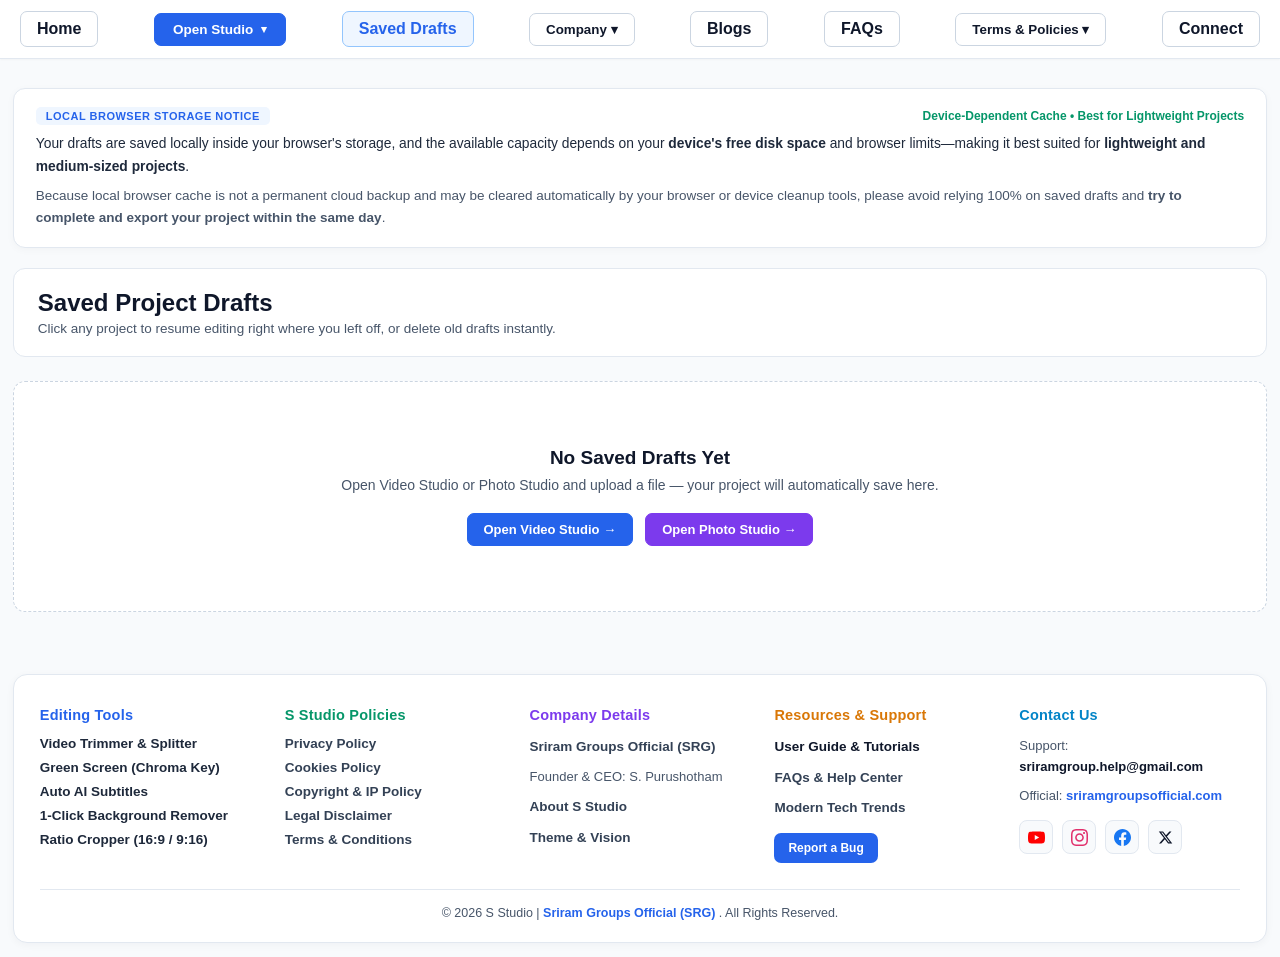
<file: drafts.html>
<!DOCTYPE html>
<html lang="en">
<head>
    <meta charset="UTF-8">
    <script async src="https://pagead2.googlesyndication.com/pagead/js/adsbygoogle.js?client=ca-pub-6989714433605558" crossorigin="anonymous"></script>
    <meta name="viewport" content="width=device-width, initial-scale=1.0">
    <title>Saved Project Drafts | S Studio (svideoeditor.com)</title>
    <style>
        * { box-sizing: border-box; }
        body {
            background-color: #F8FAFC;
            color: #0F172A;
            font-family: -apple-system, BlinkMacSystemFont, "Segoe UI", Roboto, Helvetica, Arial, sans-serif;
            margin: 0;
            padding: 0;
        }

        .brand-btn-solid {
            background-color: #2563EB !important;
            color: #FFFFFF !important;
            border: 1px solid #2563EB !important;
            transition: background-color 0.15s ease;
        }
        .brand-btn-solid:hover {
            background-color: #1D4ED8 !important;
        }

        .nav-btn {
            background: #FFFFFF;
            color: #0F172A;
            border: 1px solid #CBD5E1;
            padding: 8px 16px;
            border-radius: 7px;
            font-weight: 700;
            font-size: 13px;
            cursor: pointer;
            text-decoration: none;
            display: inline-flex;
            align-items: center;
            gap: 6px;
            transition: all 0.15s ease;
        }
        .nav-btn:hover { background: #F1F5F9; border-color: #94A3B8; }

        .nav-btn-video {
            background: #2563EB;
            color: #FFFFFF;
            border: 1px solid #2563EB;
        }
        .nav-btn-video:hover { background: #1D4ED8; color: #FFFFFF; }

        .nav-btn-photo {
            background: #7C3AED;
            color: #FFFFFF;
            border: 1px solid #7C3AED;
        }
        .nav-btn-photo:hover { background: #6D28D9; color: #FFFFFF; }

        /* Main Container */
        .container {
            width: 98%;
            max-width: 1400px;
            margin: 0 auto;
            padding: 88px 0 30px 0;
        }

        /* ==========================================================================
           ANIMATED LINE-BY-LINE STORAGE NOTICE BANNER
           ========================================================================== */
        .storage-notice-banner {
            background: #FFFFFF;
            border: 1px solid #E2E8F0;
            border-radius: 12px;
            padding: 18px 22px;
            margin-bottom: 20px;
            box-shadow: 0 2px 10px rgba(15, 23, 42, 0.04);
            position: relative;
            overflow: hidden;
        }

        /* Initial Thin Light Line Expanding Across Top */
        .notice-light-beam {
            height: 3px;
            width: 0%;
            background: linear-gradient(90deg, #2563EB, #38BDF8, #059669);
            border-radius: 3px;
            margin-bottom: 12px;
            animation: expandLightLine 0.65s cubic-bezier(0.22, 1, 0.36, 1) forwards;
        }

        @keyframes expandLightLine {
            0% { width: 0%; opacity: 0.4; }
            100% { width: 100%; opacity: 1; }
        }

        /* Line-by-Line Text Reveal */
        .notice-reveal-line {
            opacity: 0;
            transform: translateY(8px);
            animation: lineFadeReveal 0.45s ease forwards;
        }
        .notice-delay-1 { animation-delay: 0.25s; }
        .notice-delay-2 { animation-delay: 0.55s; }
        .notice-delay-3 { animation-delay: 0.85s; }

        @keyframes lineFadeReveal {
            to {
                opacity: 1;
                transform: translateY(0);
            }
        }

        .header-box {
            background: #FFFFFF;
            border: 1px solid #E2E8F0;
            border-radius: 12px;
            padding: 20px 24px;
            margin-bottom: 24px;
            display: flex;
            justify-content: space-between;
            align-items: center;
            flex-wrap: wrap;
            gap: 14px;
        }

        .header-box h1 {
            margin: 0;
            font-size: 24px;
            font-weight: 800;
            color: #0F172A;
        }

        .header-box p {
            margin: 4px 0 0 0;
            font-size: 13.5px;
            color: #475569;
        }

        .btn-clear-all {
            background: #FEF2F2;
            color: #DC2626;
            border: 1px solid #FCA5A5;
            padding: 8px 15px;
            border-radius: 7px;
            font-size: 12.5px;
            font-weight: 700;
            cursor: pointer;
        }
        .btn-clear-all:hover { background: #FEE2E2; }

        /* Draft Cards Grid */
        .drafts-grid {
            display: grid;
            grid-template-columns: repeat(auto-fill, minmax(320px, 1fr));
            gap: 20px;
        }

        .draft-card {
            background: #FFFFFF;
            border: 1px solid #E2E8F0;
            border-radius: 12px;
            overflow: hidden;
            display: flex;
            flex-direction: column;
            justify-content: space-between;
            transition: all 0.25s ease;
            box-shadow: 0 2px 8px rgba(0, 0, 0, 0.03);
        }

        .draft-card:hover {
            border-color: #CBD5E1;
            transform: translateY(-2px);
            box-shadow: 0 8px 20px rgba(0, 0, 0, 0.06);
        }

        /* Visual Media Thumbnail Preview */
        .card-preview-box {
            width: 100%;
            height: 155px;
            background: #0B0E14;
            position: relative;
            display: flex;
            align-items: center;
            justify-content: center;
            overflow: hidden;
            cursor: pointer;
        }

        .card-preview-box video,
        .card-preview-box img {
            width: 100%;
            height: 100%;
            object-fit: cover;
        }

        .type-pill {
            position: absolute;
            top: 10px;
            left: 10px;
            font-size: 10.5px;
            font-weight: 800;
            text-transform: uppercase;
            padding: 4px 10px;
            border-radius: 5px;
            letter-spacing: 0.4px;
        }
        .pill-video { background: #2563EB; color: #FFFFFF; }
        .pill-photo { background: #7C3AED; color: #FFFFFF; }

        .card-body {
            padding: 16px 18px;
        }

        .draft-title {
            margin: 0 0 8px 0;
            font-size: 16px;
            font-weight: 800;
            color: #0F172A;
            white-space: nowrap;
            overflow: hidden;
            text-overflow: ellipsis;
        }

        .draft-meta {
            font-size: 12.5px;
            color: #64748B;
            line-height: 1.6;
        }

        .card-actions {
            display: flex;
            gap: 8px;
            padding: 12px 18px 16px 18px;
            border-top: 1px solid #F1F5F9;
            background: #F8FAFC;
        }

        .btn-resume {
            flex: 1;
            background: #0F172A;
            color: #FFFFFF;
            border: none;
            padding: 9px 14px;
            border-radius: 7px;
            font-weight: 700;
            font-size: 13px;
            cursor: pointer;
        }
        .btn-resume:hover { background: #2563EB; }

        .btn-delete {
            background: #FFFFFF;
            color: #DC2626;
            border: 1px solid #FCA5A5;
            padding: 9px 14px;
            border-radius: 7px;
            font-weight: 700;
            font-size: 12.5px;
            cursor: pointer;
        }
        .btn-delete:hover {
            background: #DC2626;
            color: #FFFFFF;
            border-color: #DC2626;
        }

        /* Empty State */
        .empty-state {
            text-align: center;
            padding: 65px 20px;
            background: #FFFFFF;
            border: 1.5px dashed #CBD5E1;
            border-radius: 12px;
            color: #475569;
        }
    </style>
</head>
<body>

    <!-- ========================================================================== -->
    <!-- STICKY TOP NAVIGATION BAR (UNIFIED ACROSS ALL PAGES) -->
    <!-- ========================================================================== -->
    <nav class="home-sticky-navbar" style="position: fixed; top: 0; left: 0; width: 100vw; background: #FFFFFF !important; border-bottom: 1px solid #E2E8F0 !important; box-shadow: 0 1px 2px rgba(0,0,0,0.03) !important; z-index: 999999; padding: 11px 20px; box-sizing: border-box;">
        <div class="sticky-nav-inner" style="max-width: 1400px; margin: 0 auto; display: flex; align-items: center; justify-content: space-between; flex-wrap: wrap; gap: 8px;">
            
            <a href="index.html" class="nav-link-btn" style="background: #FFFFFF; color: #0F172A; border: 1px solid #CBD5E1; padding: 8px 16px; border-radius: 7px; font-weight: 600; text-decoration: none;">
                Home
            </a>

            <!-- Solid Brand Blue Open Studio CTA -->
            <div class="nav-dropdown-item" id="editorLaunchDropdown" style="position: relative; display: inline-block;">
                <button class="nav-link-btn brand-btn-solid" onclick="toggleNavDropdown('editorLaunchDropdown')" style="padding: 8px 18px !important; border-radius: 7px !important; font-weight: 700 !important; font-size: 13.5px !important; cursor: pointer; display: inline-flex; align-items: center; gap: 8px;">
                    <span>Open Studio</span>
                    <span class="nav-arrow-icon" style="display: inline-block; transition: transform 0.2s; font-size: 11px;">▾</span>
                </button>
                <div class="nav-sub-menu" style="display: none; position: absolute; top: calc(100% + 8px); left: 0; background: #FFFFFF; border: 1px solid #CBD5E1; border-radius: 10px; box-shadow: 0 10px 25px rgba(15, 23, 42, 0.12); padding: 6px; min-width: 245px; z-index: 100000;">
                    <a href="videoworkspace.html" style="display: flex; align-items: center; justify-content: space-between; padding: 10px 12px; color: #0F172A; text-decoration: none; border-radius: 7px; font-weight: 700; font-size: 13.5px;" onmouseover="this.style.background='#F1F5F9'" onmouseout="this.style.background='transparent'">
                        <div>
                            <div>Video Editing Studio</div>
                            <div style="font-size: 11px; color: #64748B; font-weight: 500;">Multi-Track, Cut &amp; 2K Export</div>
                        </div>
                        <span style="color: #2563EB; font-weight: 800;">→</span>
                    </a>
                    <div style="height: 1px; background: #F1F5F9; margin: 4px 6px;"></div>
                    <a href="photoworkspace.html" style="display: flex; align-items: center; justify-content: space-between; padding: 10px 12px; color: #0F172A; text-decoration: none; border-radius: 7px; font-weight: 700; font-size: 13.5px;" onmouseover="this.style.background='#F1F5F9'" onmouseout="this.style.background='transparent'">
                        <div>
                            <div>Photo Editing Studio</div>
                            <div style="font-size: 11px; color: #64748B; font-weight: 500;">BG Cutout, Color &amp; Retouch</div>
                        </div>
                        <span style="color: #2563EB; font-weight: 800;">→</span>
                    </a>
                </div>
            </div>

            <!-- Saved Drafts (Active State on drafts.html) -->
            <a href="drafts.html" class="nav-link-btn nav-anchor-link" style="background: #EFF6FF; color: #2563EB; border: 1px solid #93C5FD; padding: 8px 16px; border-radius: 7px; font-weight: 700; text-decoration: none; display: inline-flex; align-items: center; gap: 6px;">
                <span>Saved Drafts</span>
                <span id="draftsCountBadge" style="display: none; background: #2563EB; color: #FFFFFF; font-size: 10.5px; padding: 1px 7px; border-radius: 10px; font-weight: 700;">0</span>
            </a>

            <!-- Company Dropdown -->
            <div class="nav-dropdown-item" id="companyDropdown" style="position: relative; display: inline-block;">
                <button class="nav-link-btn" onclick="toggleNavDropdown('companyDropdown')" style="background: #FFFFFF; color: #0F172A; border: 1px solid #CBD5E1; padding: 8px 16px; border-radius: 7px; font-weight: 600; cursor: pointer;">
                    Company <span class="nav-arrow-icon" style="display: inline-block; transition: transform 0.2s;">▾</span>
                </button>
                <div class="nav-sub-menu" style="display: none; position: absolute; top: calc(100% + 8px); left: 0; background: #FFFFFF; border: 1px solid #E2E8F0; border-radius: 8px; box-shadow: 0 10px 25px rgba(0,0,0,0.08); padding: 6px 0; min-width: 245px; z-index: 100000;">
                    <a href="about.html" style="display: block; padding: 10px 16px; color: #0F172A; text-decoration: none; font-weight: 600; font-size: 13.5px;" onmouseover="this.style.background='#F8FAFC'" onmouseout="this.style.background='transparent'">
                        About Us
                    </a>
                    <a href="https://sriramgroupsofficial.com/" target="_blank" rel="noopener noreferrer" style="display: block; padding: 10px 16px; color: #0F172A; text-decoration: none; font-weight: 600; font-size: 13.5px;" onmouseover="this.style.background='#F8FAFC'" onmouseout="this.style.background='transparent'">
                        Sriram Groups Official (SRG)
                    </a>
                </div>
            </div>

            <a href="blog.html" class="nav-link-btn nav-anchor-link" style="background: #FFFFFF; color: #0F172A; border: 1px solid #CBD5E1; padding: 8px 16px; border-radius: 7px; font-weight: 600; text-decoration: none;">
                Blogs
            </a>

            <a href="faq.html" class="nav-link-btn nav-anchor-link" style="background: #FFFFFF; color: #0F172A; border: 1px solid #CBD5E1; padding: 8px 16px; border-radius: 7px; font-weight: 600; text-decoration: none;">
                FAQs
            </a>

            <!-- Terms & Policies Dropdown -->
            <div class="nav-dropdown-item" id="termsDropdown" style="position: relative; display: inline-block;">
                <button class="nav-link-btn" onclick="toggleNavDropdown('termsDropdown')" style="background: #FFFFFF; color: #0F172A; border: 1px solid #CBD5E1; padding: 8px 16px; border-radius: 7px; font-weight: 600; cursor: pointer;">
                    Terms &amp; Policies <span class="nav-arrow-icon" style="display: inline-block; transition: transform 0.2s;">▾</span>
                </button>
                <div class="nav-sub-menu" style="display: none; position: absolute; top: calc(100% + 8px); right: 0; background: #FFFFFF; border: 1px solid #E2E8F0; border-radius: 8px; box-shadow: 0 10px 25px rgba(0,0,0,0.08); padding: 6px 0; min-width: 230px; z-index: 100000;">
                    <a href="terms.html" style="display: block; padding: 10px 16px; color: #0F172A; text-decoration: none; font-weight: 600; font-size: 13.5px;" onmouseover="this.style.background='#F8FAFC'" onmouseout="this.style.background='transparent'">
                        Terms &amp; Conditions
                    </a>
                    <a href="privacy.html" style="display: block; padding: 10px 16px; color: #0F172A; text-decoration: none; font-weight: 600; font-size: 13.5px;" onmouseover="this.style.background='#F8FAFC'" onmouseout="this.style.background='transparent'">
                        Privacy Policy
                    </a>
                    <a href="cookies.html" style="display: block; padding: 10px 16px; color: #0F172A; text-decoration: none; font-weight: 600; font-size: 13.5px;" onmouseover="this.style.background='#F8FAFC'" onmouseout="this.style.background='transparent'">
                        Cookies Policy
                    </a>
                    <a href="copyright.html" style="display: block; padding: 10px 16px; color: #0F172A; text-decoration: none; font-weight: 600; font-size: 13.5px;" onmouseover="this.style.background='#F8FAFC'" onmouseout="this.style.background='transparent'">
                        Copyright &amp; IP Policy
                    </a>
                    <a href="disclaimer.html" style="display: block; padding: 10px 16px; color: #0F172A; text-decoration: none; font-weight: 600; font-size: 13.5px;" onmouseover="this.style.background='#F8FAFC'" onmouseout="this.style.background='transparent'">
                        Legal Disclaimer
                    </a>
                </div>
            </div>

            <!-- Connect Link -->
            <a href="index.html" class="nav-link-btn" style="background: #FFFFFF; color: #0F172A; border: 1px solid #CBD5E1; padding: 8px 16px; border-radius: 7px; font-weight: 600; text-decoration: none;">
                Connect
            </a>

        </div>
    </nav>

    <!-- ========================================================================== -->
    <!-- MAIN DRAFTS WORKSPACE CONTAINER -->
    <!-- ========================================================================== -->
    <div class="container">

        <!-- ====================================================================== -->
        <!-- TOP ANIMATED STORAGE & SAME-DAY COMPLETION NOTICE (ACCURATE COPY) -->
        <!-- ====================================================================== -->
        <div class="storage-notice-banner" id="draftStorageNoticeBox" style="background: #FFFFFF; border: 1px solid #E2E8F0; border-radius: 12px; padding: 18px 22px; margin-bottom: 20px; box-shadow: 0 2px 8px rgba(15, 23, 42, 0.03);">

            <div class="notice-reveal-line notice-delay-1" style="display: flex; align-items: center; justify-content: space-between; margin-bottom: 8px; flex-wrap: wrap; gap: 8px;">
                <span style="display: inline-block; background: #EFF6FF; color: #2563EB; font-size: 11px; font-weight: 800; padding: 3px 10px; border-radius: 5px; text-transform: uppercase; letter-spacing: 0.5px;">
                    Local Browser Storage Notice
                </span>
                <span style="font-size: 12px; font-weight: 700; color: #059669;">
                    Device-Dependent Cache • Best for Lightweight Projects
                </span>
            </div>

            <p class="notice-reveal-line notice-delay-2" style="margin: 0 0 6px 0; font-size: 13.8px; color: #1E293B; line-height: 1.65; font-weight: 500;">
                Your drafts are saved locally inside your browser's storage, and the available capacity depends on your <strong>device's free disk space</strong> and browser limits—making it best suited for <strong>lightweight and medium-sized projects</strong>.
            </p>

            <p class="notice-reveal-line notice-delay-3" style="margin: 0; font-size: 13.5px; color: #475569; line-height: 1.65;">
                Because local browser cache is not a permanent cloud backup and may be cleared automatically by your browser or device cleanup tools, please avoid relying 100% on saved drafts and <strong>try to complete and export your project within the same day</strong>.
            </p>
        </div>

        <!-- Saved Project Drafts Header -->
        <div class="header-box">
            <div>
                <h1>Saved Project Drafts</h1>
                <p>Click any project to resume editing right where you left off, or delete old drafts instantly.</p>
            </div>
            <button id="clearAllDraftsBtn" class="btn-clear-all" onclick="deleteAllDraftsNow()" style="display: none;">
                Delete All Drafts
            </button>
        </div>

        <!-- Saved Drafts Cards Grid -->
        <div id="draftsListContainer" class="drafts-grid"></div>
    </div>

    <!-- ========================================================================== -->
    <!-- CLEAN MULTI-COLOR TEXT FOOTER (MATCHES INDEX.HTML - ALL LINKS FIXED) -->
    <!-- ========================================================================== -->
    <footer style="width: 98% !important; max-width: 1400px !important; margin: 32px auto 14px auto !important; padding: 32px 26px 22px 26px !important; box-sizing: border-box !important; background: #FFFFFF !important; border: 1px solid #E2E8F0 !important; border-radius: 14px !important; box-shadow: 0 2px 8px rgba(15, 23, 42, 0.04) !important; font-family: -apple-system, BlinkMacSystemFont, 'Segoe UI', Roboto, sans-serif;">
        
        <div style="display: grid; grid-template-columns: repeat(auto-fit, minmax(210px, 1fr)); gap: 24px;">
            
            <!-- Column 1: Editing Tools (Royal Blue Accent Text) -->
            <div>
                <h4 style="color: #2563EB !important; margin: 0 0 13px 0 !important; font-size: 14.5px !important; font-weight: 800 !important; letter-spacing: 0.2px;">Editing Tools</h4>
                <div style="display: flex; flex-direction: column; gap: 9px; font-size: 13.5px;">
                    <a href="videoworkspace.html" style="color: #1E293B !important; font-weight: 600; text-decoration: none;" onmouseover="this.style.color='#2563EB'" onmouseout="this.style.color='#1E293B'">Video Trimmer &amp; Splitter</a>
                    <a href="videoworkspace.html" style="color: #1E293B !important; font-weight: 600; text-decoration: none;" onmouseover="this.style.color='#2563EB'" onmouseout="this.style.color='#1E293B'">Green Screen (Chroma Key)</a>
                    <a href="videoworkspace.html" style="color: #1E293B !important; font-weight: 600; text-decoration: none;" onmouseover="this.style.color='#2563EB'" onmouseout="this.style.color='#1E293B'">Auto AI Subtitles</a>
                    <a href="photoworkspace.html" style="color: #1E293B !important; font-weight: 600; text-decoration: none;" onmouseover="this.style.color='#2563EB'" onmouseout="this.style.color='#1E293B'">1-Click Background Remover</a>
                    <a href="videoworkspace.html" style="color: #1E293B !important; font-weight: 600; text-decoration: none;" onmouseover="this.style.color='#2563EB'" onmouseout="this.style.color='#1E293B'">Ratio Cropper (16:9 / 9:16)</a>
                </div>
            </div>

            <!-- Column 2: S Studio Policies (Emerald Green Accent Text) -->
            <div>
                <h4 style="color: #059669 !important; margin: 0 0 13px 0 !important; font-size: 14.5px !important; font-weight: 800 !important; letter-spacing: 0.2px;">S Studio Policies</h4>
                <div style="display: flex; flex-direction: column; gap: 9px; font-size: 13.5px;">
                    <a href="privacy.html" style="color: #334155 !important; font-weight: 600; text-decoration: none;" onmouseover="this.style.color='#059669'" onmouseout="this.style.color='#334155'">Privacy Policy</a>
                    <a href="cookies.html" style="color: #334155 !important; font-weight: 600; text-decoration: none;" onmouseover="this.style.color='#059669'" onmouseout="this.style.color='#334155'">Cookies Policy</a>
                    <a href="copyright.html" style="color: #334155 !important; font-weight: 600; text-decoration: none;" onmouseover="this.style.color='#059669'" onmouseout="this.style.color='#334155'">Copyright &amp; IP Policy</a>
                    <a href="disclaimer.html" style="color: #334155 !important; font-weight: 600; text-decoration: none;" onmouseover="this.style.color='#059669'" onmouseout="this.style.color='#334155'">Legal Disclaimer</a>
                    <a href="terms.html" style="color: #334155 !important; font-weight: 600; text-decoration: none;" onmouseover="this.style.color='#059669'" onmouseout="this.style.color='#334155'">Terms &amp; Conditions</a>
                </div>
            </div>

            <!-- Column 3: Company Details (Purple Accent Text) -->
            <div>
                <h4 style="color: #7C3AED !important; margin: 0 0 13px 0 !important; font-size: 14.5px !important; font-weight: 800 !important; letter-spacing: 0.2px;">Company Details</h4>
                <div style="font-size: 13.5px; line-height: 1.6; display: flex; flex-direction: column; gap: 9px;">
                    <a href="https://sriramgroupsofficial.com/" target="_blank" rel="noopener noreferrer" style="color: #334155 !important; font-weight: 800; text-decoration: none;" onmouseover="this.style.color='#7C3AED'" onmouseout="this.style.color='#334155'">
                        Sriram Groups Official (SRG)
                    </a>
                    <span style="color: #475569 !important; font-size: 13px;">Founder &amp; CEO: S. Purushotham</span>
                    <a href="about.html" style="color: #334155 !important; font-weight: 600; text-decoration: none;" onmouseover="this.style.color='#7C3AED'" onmouseout="this.style.color='#334155'">About S Studio</a>
                    <a href="about.html" style="color: #334155 !important; font-weight: 600; text-decoration: none;" onmouseover="this.style.color='#7C3AED'" onmouseout="this.style.color='#334155'">Theme &amp; Vision</a>
                </div>
            </div>

            <!-- Column 4: Resources & Support (Amber Accent Text) -->
            <div>
                <h4 style="color: #D97706 !important; margin: 0 0 13px 0 !important; font-size: 14.5px !important; font-weight: 800 !important; letter-spacing: 0.2px;">Resources &amp; Support</h4>
                <div style="font-size: 13.5px; line-height: 1.6; margin-bottom: 14px; display: flex; flex-direction: column; gap: 9px;">
                    <a href="blog.html" style="color: #0F172A !important; font-weight: 700; text-decoration: none;" onmouseover="this.style.color='#D97706'" onmouseout="this.style.color='#0F172A'">User Guide &amp; Tutorials</a>
                    <a href="faq.html" style="color: #334155 !important; font-weight: 600; text-decoration: none;" onmouseover="this.style.color='#D97706'" onmouseout="this.style.color='#334155'">FAQs &amp; Help Center</a>
                    <a href="articlewebmedia.html" style="color: #334155 !important; font-weight: 600; text-decoration: none;" onmouseover="this.style.color='#D97706'" onmouseout="this.style.color='#334155'">Modern Tech Trends</a>
                </div>
                <a href="mailto:sriramgroup.help@gmail.com?subject=S%20Studio%20Bug%20Report" style="background-color: #2563EB !important; color: #FFFFFF !important; border: none !important; padding: 8px 14px; border-radius: 7px; font-size: 12px; font-weight: 700; text-decoration: none; display: inline-block; cursor: pointer;">
                    Report a Bug
                </a>
            </div>

            <!-- Column 5: Contact Us & Social SVG Icons (Cyan Accent Text) -->
            <div>
                <h4 style="color: #0284C7 !important; margin: 0 0 13px 0 !important; font-size: 14.5px !important; font-weight: 800 !important; letter-spacing: 0.2px;">Contact Us</h4>
                <div style="font-size: 13px; color: #475569 !important; line-height: 1.6; display: flex; flex-direction: column; gap: 8px; margin-bottom: 14px;">
                    <span>Support: <a href="mailto:sriramgroup.help@gmail.com" style="color: #0F172A !important; text-decoration: none; font-weight: 700;">sriramgroup.help@gmail.com</a></span>
                    <span>Official: <a href="https://sriramgroupsofficial.com" target="_blank" rel="noopener noreferrer" style="color: #2563EB !important; text-decoration: none; font-weight: 700;">sriramgroupsofficial.com</a></span>
                </div>

                <!-- Clean Social Media SVG Icon Buttons -->
                <div style="display: flex; align-items: center; gap: 9px; flex-wrap: wrap;">
                    <a href="https://youtube.com/@sriramgroups-official?si=dFZqVRKCMJxAu-bO" target="_blank" rel="noopener noreferrer" title="YouTube" aria-label="YouTube" style="width: 34px; height: 34px; border-radius: 8px; background: #F8FAFC !important; border: 1px solid #E2E8F0 !important; display: inline-flex; align-items: center; justify-content: center; color: #FF0000 !important; text-decoration: none;">
                        <svg viewBox="0 0 24 24" width="17" height="17" fill="currentColor"><path d="M23.498 6.186a3.016 3.016 0 0 0-2.122-2.136C19.505 3.545 12 3.545 12 3.545s-7.505 0-9.377.505A3.017 3.017 0 0 0 .502 6.186C0 8.07 0 12 0 12s0 3.93.502 5.814a3.016 3.016 0 0 0 2.122 2.136c1.871.505 9.376.505 9.376.505s7.505 0 9.377-.505a3.015 3.015 0 0 0 2.122-2.136C24 15.93 24 12 24 12s0-3.93-.502-5.814zM9.545 15.568V8.432L15.818 12l-6.273 3.568z"/></svg>
                    </a>

                    <a href="https://www.instagram.com/sriramgroupsofficial?igsh=aXV4eGs4ejhxNW0y" target="_blank" rel="noopener noreferrer" title="Instagram" aria-label="Instagram" style="width: 34px; height: 34px; border-radius: 8px; background: #F8FAFC !important; border: 1px solid #E2E8F0 !important; display: inline-flex; align-items: center; justify-content: center; color: #E1306C !important; text-decoration: none;">
                        <svg viewBox="0 0 24 24" width="17" height="17" fill="currentColor"><path d="M12 2.163c3.204 0 3.584.012 4.85.07 3.252.148 4.771 1.691 4.919 4.919.058 1.265.069 1.645.069 4.849 0 3.205-.012 3.584-.069 4.849-.149 3.225-1.664 4.771-4.919 4.919-1.266.058-1.644.07-4.85.07-3.204 0-3.584-.012-4.849-.07-3.26-.149-4.771-1.699-4.919-4.92-.058-1.265-.07-1.644-.07-4.849 0-3.204.013-3.583.07-4.849.149-3.227 1.664-4.771 4.919-4.919 1.266-.057 1.645-.069 4.849-.069zm0-2.163c-3.259 0-3.667.014-4.947.072-4.358.2-6.78 2.618-6.98 6.98-.059 1.281-.073 1.689-.073 4.948 0 3.259.014 3.668.072 4.948.2 4.358 2.618 6.78 6.98 6.98 1.281.058 1.689.072 4.948.072 3.259 0 3.668-.014 4.948-.072 4.354-.2 6.782-2.618 6.979-6.98.059-1.28.073-1.689.073-4.948 0-3.259-.014-3.667-.072-4.947-.196-4.354-2.617-6.78-6.979-6.98-1.281-.059-1.69-.073-4.949-.073zm0 5.838c-3.403 0-6.162 2.759-6.162 6.162s2.759 6.163 6.162 6.163 6.162-2.759 6.162-6.163c0-3.403-2.759-6.162-6.162-6.162zm0 10.162c-2.209 0-4-1.79-4-4 0-2.209 1.791-4 4-4s4 1.791 4 4c0 2.21-1.791 4-4 4zm6.406-11.845c-.796 0-1.441.645-1.441 1.44s.645 1.44 1.441 1.44c.795 0 1.439-.645 1.439-1.44s-.644-1.44-1.439-1.44z"/></svg>
                    </a>

                    <a href="https://www.facebook.com/share/1684AA7XhtV/" target="_blank" rel="noopener noreferrer" title="Facebook" aria-label="Facebook" style="width: 34px; height: 34px; border-radius: 8px; background: #F8FAFC !important; border: 1px solid #E2E8F0 !important; display: inline-flex; align-items: center; justify-content: center; color: #1877F2 !important; text-decoration: none;">
                        <svg viewBox="0 0 24 24" width="17" height="17" fill="currentColor"><path d="M24 12.073c0-6.627-5.373-12-12-12s-12 5.373-12 12c0 5.99 4.388 10.954 10.125 11.854v-8.385H7.078v-3.47h3.047V9.43c0-3.007 1.792-4.669 4.533-4.669 1.312 0 2.686.235 2.686.235v2.953H15.83c-1.491 0-1.956.925-1.956 1.874v2.25h3.328l-.532 3.47h-2.796v8.385C19.612 23.027 24 18.062 24 12.073z"/></svg>
                    </a>

                    <a href="https://x.com/sriramgroupsown" target="_blank" rel="noopener noreferrer" title="X (Twitter)" aria-label="X" style="width: 34px; height: 34px; border-radius: 8px; background: #F8FAFC !important; border: 1px solid #E2E8F0 !important; display: inline-flex; align-items: center; justify-content: center; color: #0F172A !important; text-decoration: none;">
                        <svg viewBox="0 0 24 24" width="15" height="15" fill="currentColor"><path d="M18.244 2.25h3.308l-7.227 8.26 8.502 11.24H16.17l-5.214-6.817L4.99 21.75H1.68l7.73-8.835L1.254 2.25H8.08l4.713 6.231zm-1.161 17.52h1.833L7.084 4.126H5.117z"/></svg>
                    </a>
                </div>
            </div>

        </div>

        <!-- Bottom Copyright Bar -->
        <div style="width: 100%; text-align: center; margin-top: 26px; padding-top: 16px; border-top: 1px solid #E2E8F0; font-size: 12.5px; color: #475569 !important;">
            © 2026 S Studio | 
            <a href="https://sriramgroupsofficial.com/" target="_blank" rel="noopener noreferrer" style="color: #2563EB !important; text-decoration: none; font-weight: 800;">
                Sriram Groups Official (SRG)
            </a>. All Rights Reserved.
        </div>
    </footer>

    <!-- ========================================================================== -->
    <!-- SCRIPTS: INDEXEDDB SESSION & NAV DROPDOWNS -->
    <!-- ========================================================================== -->
    <script src="dbsession.js"></script>
    <script>
        async function renderSavedDraftsPage() {
            const container = document.getElementById("draftsListContainer");
            const clearAllBtn = document.getElementById("clearAllDraftsBtn");

            if (typeof getAllSavedDrafts !== "function") {
                container.style.display = "block";
                container.innerHTML = `<div class="empty-state"><h3>Database Connection Error</h3><p>Ensure <strong>dbsession.js</strong> is in the same folder as drafts.html.</p></div>`;
                return;
            }

            const drafts = await getAllSavedDrafts();

            if (!drafts || drafts.length === 0) {
                if (clearAllBtn) clearAllBtn.style.display = "none";
                container.style.display = "block";
                container.innerHTML = `
                    <div class="empty-state">
                        <h3 style="margin: 0 0 8px 0; font-size: 19px; color: #0F172A;">No Saved Drafts Yet</h3>
                        <p style="margin: 0 0 20px 0; font-size: 14px;">Open Video Studio or Photo Studio and upload a file — your project will automatically save here.</p>
                        <div style="display: flex; gap: 12px; justify-content: center; flex-wrap: wrap;">
                            <a href="videoworkspace.html" class="nav-btn nav-btn-video">Open Video Studio →</a>
                            <a href="photoworkspace.html" class="nav-btn nav-btn-photo">Open Photo Studio →</a>
                        </div>
                    </div>
                `;
                return;
            }

            if (clearAllBtn) clearAllBtn.style.display = "inline-block";
            container.style.display = "grid";

            container.innerHTML = drafts.map(d => {
                const isPhoto = d.mode === "photo";
                const dateStr = new Date(d.updatedAt).toLocaleString();
                const fileSizeMB = d.fileBlob ? (d.fileBlob.size / (1024 * 1024)).toFixed(2) + " MB" : "Saved State";
                const mediaUrl = d.fileBlob ? URL.createObjectURL(d.fileBlob) : "";

                const previewHTML = mediaUrl
                    ? (isPhoto
                        ? `<img src="${mediaUrl}" alt="Draft Preview">`
                        : `<video src="${mediaUrl}" muted preload="metadata"></video>`)
                    : `<span style="color:#64748B; font-size:12px;">No Media Preview</span>`;

                return `
                    <div class="draft-card" id="card_${d.draftId}">
                        <div>
                            <div class="card-preview-box" onclick="openSavedDraft('${d.draftId}', '${d.mode}')">
                                ${previewHTML}
                                <span class="type-pill ${isPhoto ? 'pill-photo' : 'pill-video'}">
                                    ${isPhoto ? 'Photo Project' : 'Video Project'}
                                </span>
                            </div>
                            <div class="card-body">
                                <h3 class="draft-title" title="${d.fileName || 'Untitled Project'}">${d.fileName || 'Untitled Project'}</h3>
                                <div class="draft-meta">
                                    <div>Saved: <strong>${dateStr}</strong></div>
                                    <div>Size: ${fileSizeMB} • Zoom: ${Math.round((d.scale || 1) * 100)}%</div>
                                </div>
                            </div>
                        </div>
                        <div class="card-actions">
                            <button class="btn-resume" onclick="openSavedDraft('${d.draftId}', '${d.mode}')">Edit / Resume →</button>
                            <button class="btn-delete" onclick="instantDeleteDraft('${d.draftId}')">Delete</button>
                        </div>
                    </div>
                `;
            }).join("");
        }

        function openSavedDraft(draftId, mode) {
            localStorage.setItem("sStudio_activeDraftId", draftId);
            const targetPage = (mode === "photo") ? "photoworkspace.html" : "videoworkspace.html";
            window.location.href = `${targetPage}?draftId=${draftId}`;
        }

        async function instantDeleteDraft(draftId) {
            const card = document.getElementById("card_" + draftId);
            if (card) {
                card.style.opacity = "0";
                card.style.transform = "scale(0.95)";
            }

            await deleteDraftById(draftId);

            if (localStorage.getItem("sStudio_activeDraftId") === draftId) {
                localStorage.removeItem("sStudio_activeDraftId");
            }

            setTimeout(() => {
                renderSavedDraftsPage();
            }, 220);
        }

        function toggleNavDropdown(id) {
            const el = document.getElementById(id);
            if (!el) return;
            const menu = el.querySelector('.nav-sub-menu');
            const isOpen = menu.style.display === 'block';
            document.querySelectorAll('.nav-sub-menu').forEach(m => m.style.display = 'none');
            if (menu) menu.style.display = isOpen ? 'none' : 'block';
        }
        document.addEventListener('click', function(e) {
            if (!e.target.closest('.nav-dropdown-item')) {
                document.querySelectorAll('.nav-sub-menu').forEach(m => m.style.display = 'none');
            }
        });

        async function deleteAllDraftsNow() {
            const drafts = await getAllSavedDrafts();
            for (const d of drafts) {
                await deleteDraftById(d.draftId);
            }
            localStorage.removeItem("sStudio_activeDraftId");
            renderSavedDraftsPage();
        }

        document.addEventListener("DOMContentLoaded", renderSavedDraftsPage);
    </script>
</body>
</html>
</file>
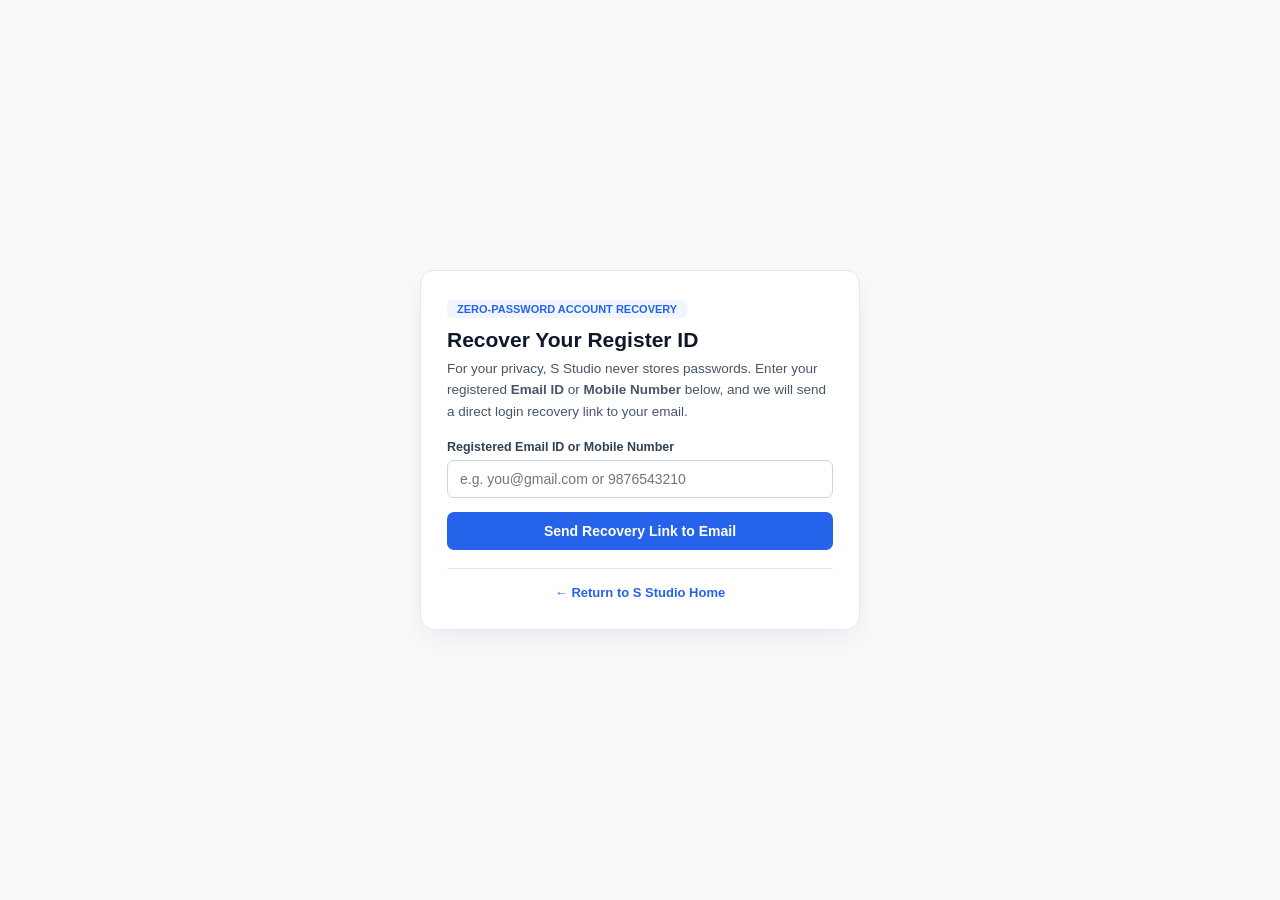
<file: forgotpassword.html>
<!DOCTYPE html>
<html lang="en">
<head>
    <meta charset="UTF-8">
    <meta name="viewport" content="width=device-width, initial-scale=1.0">
    <title>Recover S Studio Account &amp; Register ID | S Studio</title>
    <style>
        * { box-sizing: border-box; }
        body {
            margin: 0;
            background: #F8FAFC;
            color: #0F172A;
            font-family: -apple-system, BlinkMacSystemFont, "Segoe UI", Roboto, sans-serif;
            min-height: 100vh;
            display: flex;
            align-items: center;
            justify-content: center;
            padding: 20px;
        }
        .recovery-card {
            background: #FFFFFF;
            border: 1px solid #E2E8F0;
            border-radius: 14px;
            max-width: 440px;
            width: 100%;
            padding: 28px 26px;
            box-shadow: 0 10px 30px rgba(15, 23, 42, 0.06);
        }
    </style>
</head>
<body>

    <div class="recovery-card">
        <div style="margin-bottom: 18px;">
            <span style="display: inline-block; background: #EFF6FF; color: #2563EB; font-size: 11px; font-weight: 800; padding: 3px 10px; border-radius: 5px; text-transform: uppercase;">
                Zero-Password Account Recovery
            </span>
            <h1 style="margin: 10px 0 6px 0; font-size: 21px; font-weight: 800; color: #0F172A;">
                Recover Your Register ID
            </h1>
            <p style="margin: 0; font-size: 13.5px; color: #475569; line-height: 1.6;">
                For your privacy, S Studio never stores passwords. Enter your registered <strong>Email ID</strong> or <strong>Mobile Number</strong> below, and we will send a direct login recovery link to your email.
            </p>
        </div>

        <div id="recoveryStatusBox" style="display: none; padding: 11px 13px; border-radius: 8px; font-size: 13px; font-weight: 600; margin-bottom: 14px;"></div>

        <form onsubmit="sendRecoveryLinkRequest(event)" style="display: flex; flex-direction: column; gap: 14px;">
            <div>
                <label style="display: block; font-size: 12.5px; font-weight: 700; color: #334155; margin-bottom: 6px;">Registered Email ID or Mobile Number</label>
                <input type="text" id="recoveryQueryInput" required placeholder="e.g. you@gmail.com or 9876543210" style="width: 100%; padding: 10px 12px; border: 1px solid #CBD5E1; border-radius: 7px; font-size: 14px;">
            </div>

            <button type="submit" id="recoverySendBtn" style="background: #2563EB; color: #FFFFFF; border: none; padding: 11px; border-radius: 7px; font-size: 14px; font-weight: 700; cursor: pointer;">
                Send Recovery Link to Email
            </button>
        </form>

        <div style="margin-top: 18px; padding-top: 14px; border-top: 1px solid #E2E8F0; text-align: center;">
            <a href="index.html" style="color: #2563EB; text-decoration: none; font-size: 13px; font-weight: 700;">
                ← Return to S Studio Home
            </a>
        </div>
    </div>

    <script>
        const S_STUDIO_RECOVERY_API = "https://script.google.com/macros/s/AKfycbwPbUN34AcyNgrHvxcLusf8gU0L3utFzd7COQ4P_vmyVwK4nEagr_iSyD__7Aj7K7e3/exec";

        async function sendRecoveryLinkRequest(e) {
            e.preventDefault();
            const query = document.getElementById("recoveryQueryInput").value.trim();
            const btn = document.getElementById("recoverySendBtn");
            const box = document.getElementById("recoveryStatusBox");

            btn.disabled = true;
            btn.innerText = "Sending Recovery Link...";
            box.style.display = "none";

            const baseHomeUrl = window.location.href.replace("forgotpassword.html", "index.html").split("?")[0];

            try {
                const res = await fetch(S_STUDIO_RECOVERY_API, {
                    method: "POST",
                    body: JSON.stringify({
                        action: "send_recovery_link",
                        query: query,
                        siteUrl: baseHomeUrl
                    })
                });
                const data = await res.json();

                box.style.display = "block";
                if (data.status === "success") {
                    box.style.background = "#ECFDF5";
                    box.style.color = "#059669";
                    box.style.border = "1px solid #6EE7B7";
                    box.innerHTML = data.message;
                } else {
                    box.style.background = "#FEF2F2";
                    box.style.color = "#DC2626";
                    box.style.border = "1px solid #FCA5A5";
                    box.innerHTML = data.message || "Account not found.";
                }
            } catch (err) {
                box.style.display = "block";
                box.style.background = "#FEF2F2";
                box.style.color = "#DC2626";
                box.innerHTML = "Network error connecting to server.";
            } finally {
                btn.disabled = false;
                btn.innerText = "Send Recovery Link to Email";
            }
        }
    </script>
</body>
</html>
</file>
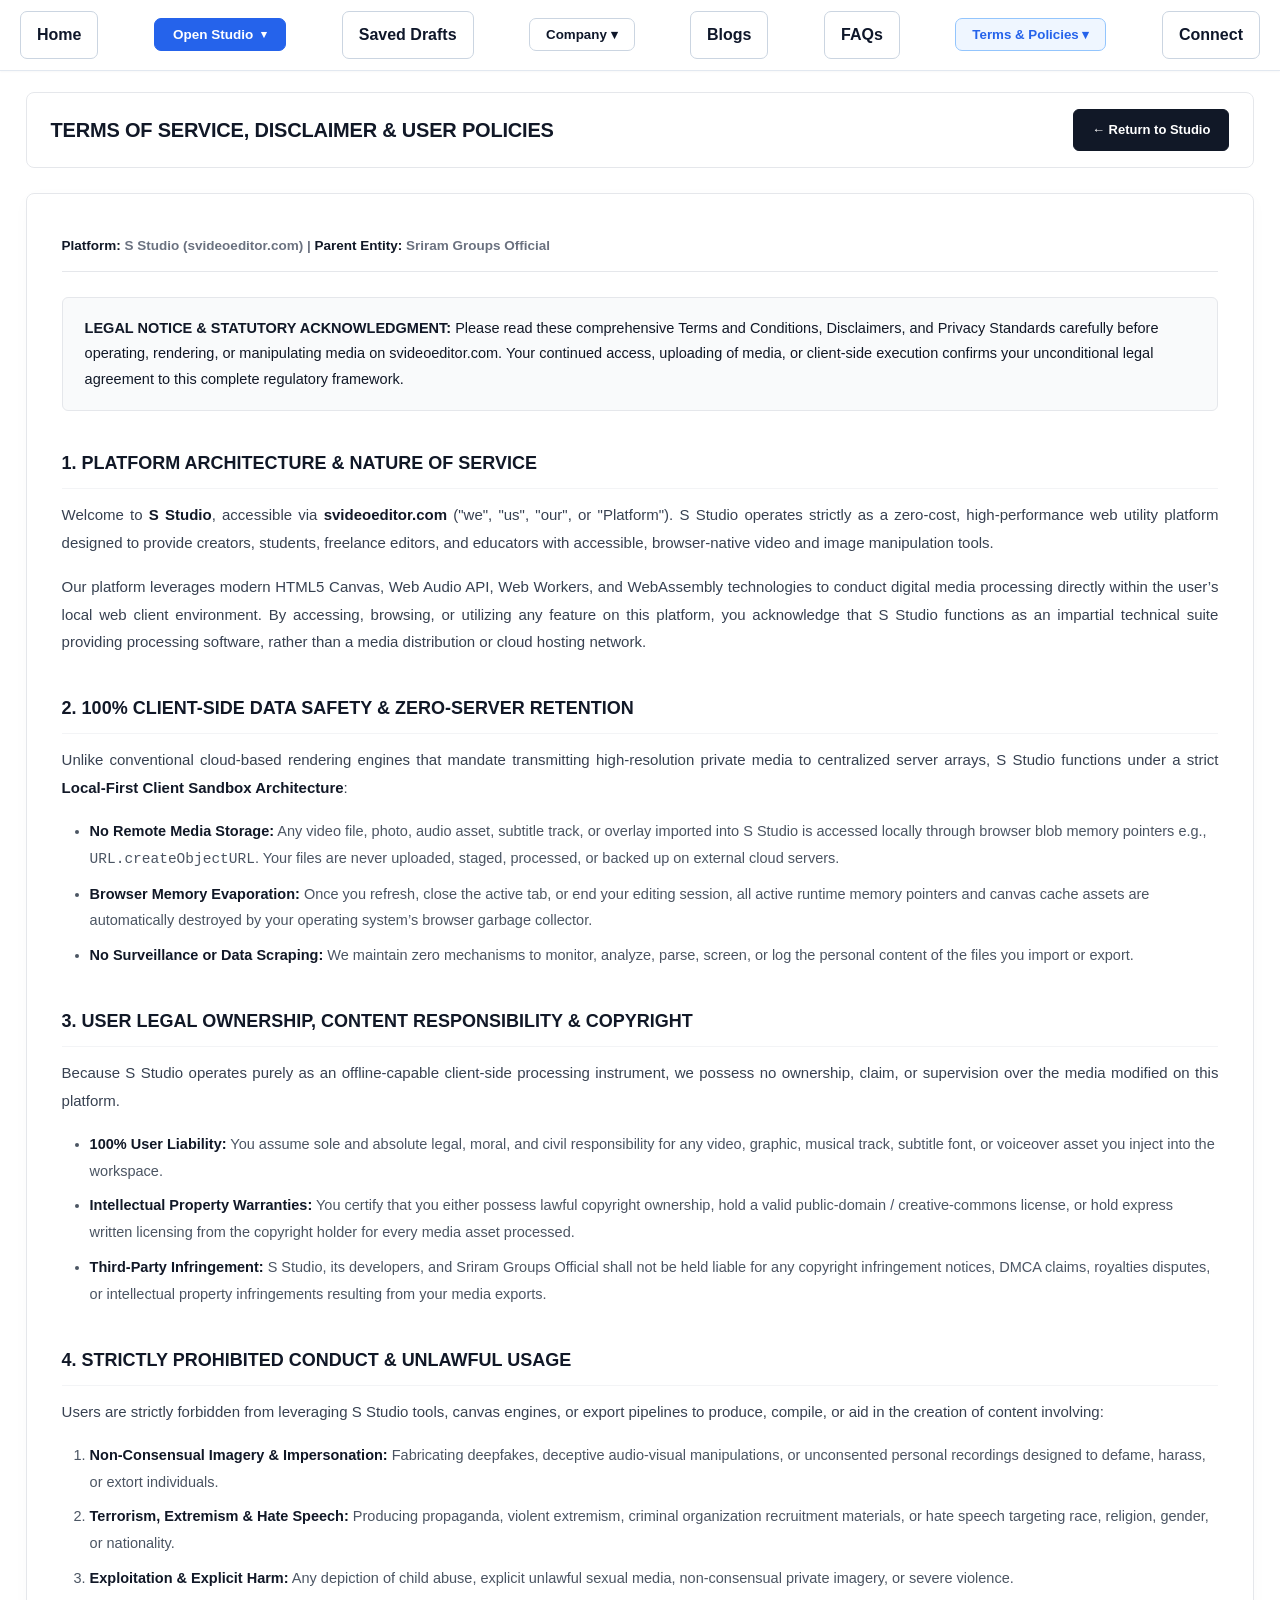
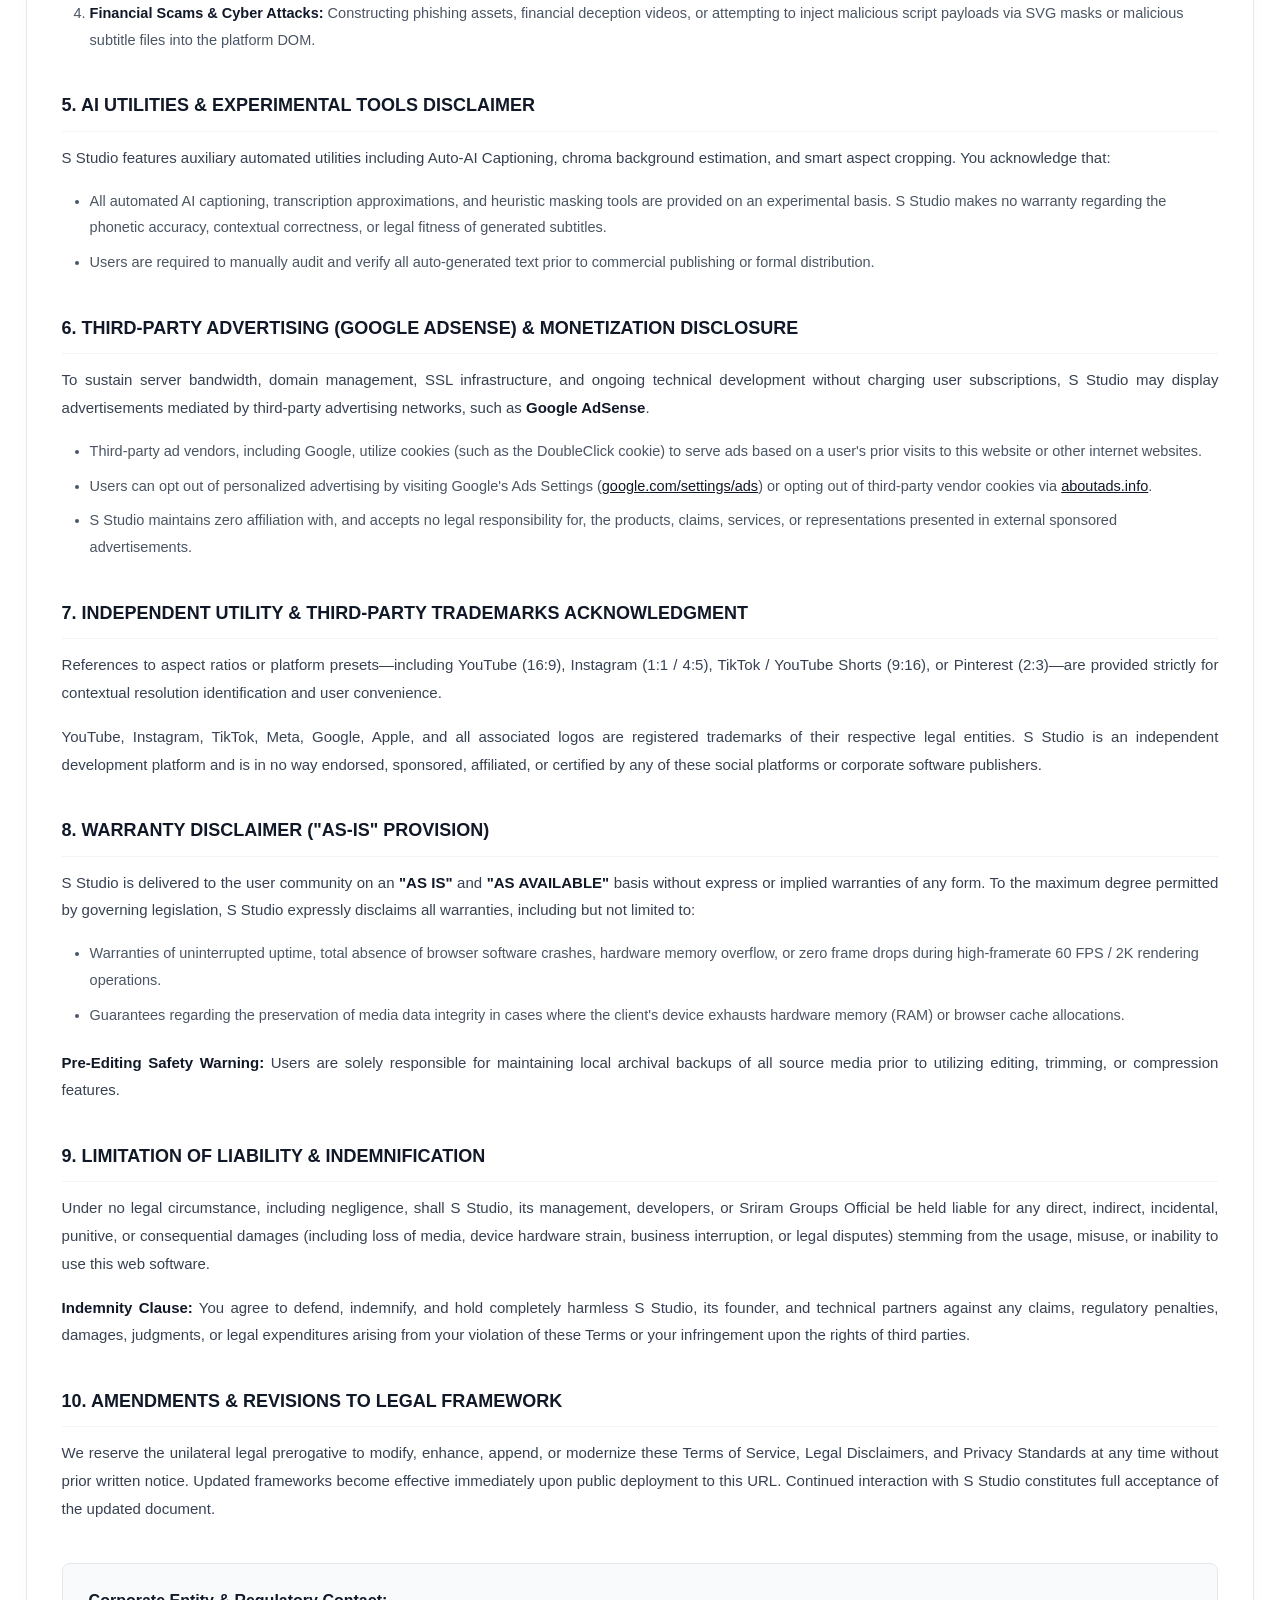
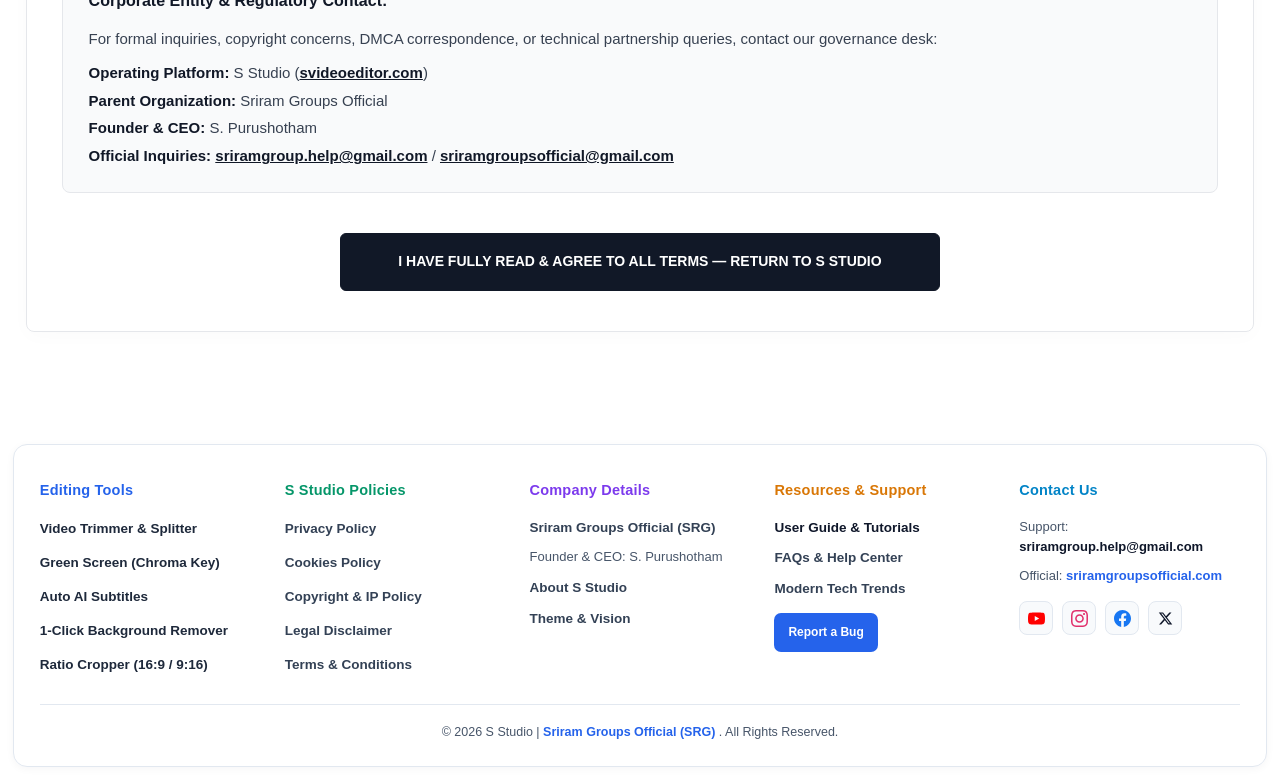
<file: terms.html>
<!DOCTYPE html>
<html lang="en">
<head>
    <meta charset="UTF-8">
    <meta name="viewport" content="width=device-width, initial-scale=1.0">
    <title>Terms and Conditions & Legal Policies | S Studio</title>
    <style>
        * {
            box-sizing: border-box;
            margin: 0;
            padding: 0;
        }

        /* ⚖️ 100% CLEAN WHITE THEME WITH CONTINUOUS LEGAL SLIDESHOW BACKGROUND */
        body {
            font-family: -apple-system, BlinkMacSystemFont, "Segoe UI", Roboto, Oxygen, Ubuntu, Cantarell, sans-serif;
            color: #374151;
            line-height: 1.85;
            background-color: #ffffff;
            min-height: 100vh;
            position: relative;
            overflow-x: hidden;
        }

        /* Continuous Ambient Legal Image Slideshow */
        .legal-bg-slideshow {
            position: fixed;
            top: 0;
            left: 0;
            width: 100vw;
            height: 100vh;
            z-index: -2;
            overflow: hidden;
            pointer-events: none;
        }

        .legal-slide {
            position: absolute;
            top: 0;
            left: 0;
            width: 100%;
            height: 100%;
            background-size: cover;
            background-position: center;
            opacity: 0;
            filter: grayscale(100%) contrast(105%);
            animation: legalFadeCycle 24s infinite;
        }

        /* 4-Image Legal Rotation: Courtroom Gavel, Scales of Justice, Law Library, Legal Documents */
        .slide-1 {
            background-image: url('https://images.unsplash.com/photo-1589829545856-d10d557cf95f?auto=format&fit=crop&w=1920&q=80');
            animation-delay: 0s;
        }
        .slide-2 {
            background-image: url('https://images.unsplash.com/photo-1505664194779-8beaceb93744?auto=format&fit=crop&w=1920&q=80');
            animation-delay: 6s;
        }
        .slide-3 {
            background-image: url('https://images.unsplash.com/photo-1453733190371-0a9bedd82893?auto=format&fit=crop&w=1920&q=80');
            animation-delay: 12s;
        }
        .slide-4 {
            background-image: url('https://images.unsplash.com/photo-1450133064473-71024230f91b?auto=format&fit=crop&w=1920&q=80');
            animation-delay: 18s;
        }

        @keyframes legalFadeCycle {
            0% { opacity: 0; transform: scale(1); }
            8% { opacity: 0.14; }
            25% { opacity: 0.14; }
            33% { opacity: 0; transform: scale(1.05); }
            100% { opacity: 0; }
        }

        /* White Frosted Overlay for sharp Adsense reading clarity */
        .legal-bg-overlay {
            position: fixed;
            top: 0;
            left: 0;
            width: 100vw;
            height: 100vh;
            background: rgba(255, 255, 255, 0.92);
            z-index: -1;
            pointer-events: none;
        }

        /* 🖥️ FULL-WIDTH EXPANDED CONTAINER (FIXED TOP SPACING) */
        .full-page-legal-wrapper {
            width: 98%;
            max-width: 1400px;
            margin: 0 auto;
            padding: 92px 1% 80px 1%;
            position: relative;
            z-index: 1;
            box-sizing: border-box;
        }

        /* టాప్ నావిగేషన్ హెడర్ (క్లీన్ వైట్) */
        .legal-top-navbar {
            display: flex;
            justify-content: space-between;
            align-items: center;
            padding: 16px 24px;
            background: rgba(255, 255, 255, 0.98);
            backdrop-filter: blur(8px);
            border: 1px solid #e5e7eb;
            border-radius: 8px;
            margin-bottom: 25px;
            flex-wrap: wrap;
            gap: 15px;
        }

        .legal-top-navbar h1 {
            color: #111827;
            font-size: 20px;
            font-weight: 800;
            letter-spacing: -0.2px;
            text-transform: uppercase;
        }

        .home-return-button {
            background: #111827;
            color: #ffffff;
            text-decoration: none;
            padding: 8px 18px;
            font-weight: 600;
            font-size: 13px;
            border-radius: 6px;
            display: inline-flex;
            align-items: center;
            gap: 6px;
            border: 1px solid #111827;
            transition: background 0.2s ease;
        }

        .home-return-button:hover {
            background: #374151;
        }

        /* పూర్తి పేజీ లీగల్ కంటెంట్ కంటైనర్ */
        .legal-main-sheet {
            background: rgba(255, 255, 255, 0.97);
            border: 1px solid #e5e7eb;
            border-radius: 8px;
            padding: 40px 35px;
            box-shadow: 0 4px 20px rgba(0, 0, 0, 0.02);
            width: 100%;
            box-sizing: border-box;
        }

        .document-timestamp {
            color: #6b7280;
            font-size: 13.5px;
            font-weight: 600;
            margin-bottom: 25px;
            border-bottom: 1px solid #e5e7eb;
            padding-bottom: 12px;
        }

        .statutory-alert-banner {
            background: #f9fafb;
            border: 1px solid #e5e7eb;
            padding: 18px 22px;
            border-radius: 6px;
            margin-bottom: 35px;
            color: #111827;
            font-size: 14.5px;
            line-height: 1.75;
        }

        .legal-main-sheet h2 {
            color: #111827;
            font-size: 18px;
            font-weight: 800;
            margin-top: 36px;
            margin-bottom: 12px;
            border-bottom: 1px solid #f3f4f6;
            padding-bottom: 8px;
            display: flex;
            align-items: center;
            gap: 8px;
        }

        .legal-main-sheet p {
            font-size: 15px;
            margin-bottom: 16px;
            color: #374151;
            text-align: justify;
        }

        .legal-main-sheet ul, .legal-main-sheet ol {
            margin-bottom: 20px;
            padding-left: 28px;
            color: #4b5563;
            font-size: 14.5px;
        }

        .legal-main-sheet li {
            margin-bottom: 8px;
        }

        .legal-main-sheet strong {
            color: #111827;
        }

        .contact-legal-grid {
            margin-top: 40px;
            padding: 22px 26px;
            background: #f9fafb;
            border: 1px solid #e5e7eb;
            border-radius: 8px;
        }

        .contact-legal-grid a {
            color: #111827;
            text-decoration: underline;
            font-weight: 600;
        }

        .bottom-action-bar {
            margin-top: 40px;
            text-align: center;
        }

        .full-accept-button {
            display: inline-block;
            width: 100%;
            max-width: 600px;
            background: #111827;
            color: #ffffff;
            text-decoration: none;
            padding: 15px 24px;
            border-radius: 6px;
            font-weight: 700;
            font-size: 14px;
            border: 1px solid #111827;
            transition: background 0.2s ease;
        }

        .full-accept-button:hover {
            background: #374151;
        }

        @media (max-width: 768px) {
            .full-page-legal-wrapper {
                padding: 15px 10px;
                width: 98%;
            }
            .legal-main-sheet {
                padding: 24px 18px;
            }
            .legal-top-navbar {
                padding: 14px 16px;
            }
            .legal-top-navbar h1 {
                font-size: 15px;
            }
        }
    </style>
</head>
<body>

    <!-- ⚖️ CONTINUOUS LEGAL PHOTOS AMBIENT ROTATION -->
    <div class="legal-bg-slideshow">
        <div class="legal-slide slide-1"></div>
        <div class="legal-slide slide-2"></div>
        <div class="legal-slide slide-3"></div>
        <div class="legal-slide slide-4"></div>
    </div>
    <div class="legal-bg-overlay"></div>

    <!-- ========================================================================== -->
<!-- STICKY TOP NAVIGATION BAR (UNIFIED ACROSS ALL PAGES - TERMS.HTML ACTIVE) -->
<!-- ========================================================================== -->
<nav class="home-sticky-navbar" style="position: fixed; top: 0; left: 0; width: 100vw; background: #FFFFFF !important; border-bottom: 1px solid #E2E8F0 !important; box-shadow: 0 1px 2px rgba(0,0,0,0.03) !important; z-index: 999999; padding: 11px 20px; box-sizing: border-box;">
    <div class="sticky-nav-inner" style="max-width: 1400px; margin: 0 auto; display: flex; align-items: center; justify-content: space-between; flex-wrap: wrap; gap: 8px;">
        
        <a href="index.html" class="nav-link-btn" style="background: #FFFFFF; color: #0F172A; border: 1px solid #CBD5E1; padding: 8px 16px; border-radius: 7px; font-weight: 600; text-decoration: none;">
            Home
        </a>

        <!-- Solid Brand Blue Open Studio CTA -->
        <div class="nav-dropdown-item" id="editorLaunchDropdown" style="position: relative; display: inline-block;">
            <button class="nav-link-btn brand-btn-solid" onclick="toggleNavDropdown('editorLaunchDropdown')" style="background-color: #2563EB !important; color: #FFFFFF !important; border: 1px solid #2563EB !important; padding: 8px 18px !important; border-radius: 7px !important; font-weight: 700 !important; font-size: 13.5px !important; cursor: pointer; display: inline-flex; align-items: center; gap: 8px;">
                <span>Open Studio</span>
                <span class="nav-arrow-icon" style="display: inline-block; transition: transform 0.2s; font-size: 11px;">▾</span>
            </button>
            <div class="nav-sub-menu" style="display: none; position: absolute; top: calc(100% + 8px); left: 0; background: #FFFFFF; border: 1px solid #CBD5E1; border-radius: 10px; box-shadow: 0 10px 25px rgba(15, 23, 42, 0.12); padding: 6px; min-width: 245px; z-index: 100000;">
                <a href="videoworkspace.html" style="display: flex; align-items: center; justify-content: space-between; padding: 10px 12px; color: #0F172A; text-decoration: none; border-radius: 7px; font-weight: 700; font-size: 13.5px;" onmouseover="this.style.background='#F1F5F9'" onmouseout="this.style.background='transparent'">
                    <div>
                        <div>Video Editing Studio</div>
                        <div style="font-size: 11px; color: #64748B; font-weight: 500;">Multi-Track, Cut &amp; 2K Export</div>
                    </div>
                    <span style="color: #2563EB; font-weight: 800;">→</span>
                </a>
                <div style="height: 1px; background: #F1F5F9; margin: 4px 6px;"></div>
                <a href="photoworkspace.html" style="display: flex; align-items: center; justify-content: space-between; padding: 10px 12px; color: #0F172A; text-decoration: none; border-radius: 7px; font-weight: 700; font-size: 13.5px;" onmouseover="this.style.background='#F1F5F9'" onmouseout="this.style.background='transparent'">
                    <div>
                        <div>Photo Editing Studio</div>
                        <div style="font-size: 11px; color: #64748B; font-weight: 500;">BG Cutout, Color &amp; Retouch</div>
                    </div>
                    <span style="color: #2563EB; font-weight: 800;">→</span>
                </a>
            </div>
        </div>

        <!-- Saved Drafts Page Link -->
        <a href="drafts.html" class="nav-link-btn nav-anchor-link" style="background: #FFFFFF; color: #0F172A; border: 1px solid #CBD5E1; padding: 8px 16px; border-radius: 7px; font-weight: 600; text-decoration: none; display: inline-flex; align-items: center; gap: 6px;">
            <span>Saved Drafts</span>
        </a>

        <!-- Company Dropdown -->
        <div class="nav-dropdown-item" id="companyDropdown" style="position: relative; display: inline-block;">
            <button class="nav-link-btn" onclick="toggleNavDropdown('companyDropdown')" style="background: #FFFFFF; color: #0F172A; border: 1px solid #CBD5E1; padding: 8px 16px; border-radius: 7px; font-weight: 600; cursor: pointer;">
                Company <span class="nav-arrow-icon" style="display: inline-block; transition: transform 0.2s;">▾</span>
            </button>
            <div class="nav-sub-menu" style="display: none; position: absolute; top: calc(100% + 8px); left: 0; background: #FFFFFF; border: 1px solid #E2E8F0; border-radius: 8px; box-shadow: 0 10px 25px rgba(0,0,0,0.08); padding: 6px 0; min-width: 245px; z-index: 100000;">
                <a href="about.html" style="display: block; padding: 10px 16px; color: #0F172A; text-decoration: none; font-weight: 600; font-size: 13.5px;" onmouseover="this.style.background='#F8FAFC'" onmouseout="this.style.background='transparent'">
                    About Us
                </a>
                <a href="https://sriramgroupsofficial.com/" target="_blank" rel="noopener noreferrer" style="display: block; padding: 10px 16px; color: #0F172A; text-decoration: none; font-weight: 600; font-size: 13.5px;" onmouseover="this.style.background='#F8FAFC'" onmouseout="this.style.background='transparent'">
                    Sriram Groups Official (SRG)
                </a>
            </div>
        </div>

        <a href="blog.html" class="nav-link-btn nav-anchor-link" style="background: #FFFFFF; color: #0F172A; border: 1px solid #CBD5E1; padding: 8px 16px; border-radius: 7px; font-weight: 600; text-decoration: none;">
            Blogs
        </a>

        <a href="faq.html" class="nav-link-btn nav-anchor-link" style="background: #FFFFFF; color: #0F172A; border: 1px solid #CBD5E1; padding: 8px 16px; border-radius: 7px; font-weight: 600; text-decoration: none;">
            FAQs
        </a>

        <!-- Terms & Policies Dropdown (Active State on terms.html) -->
        <div class="nav-dropdown-item" id="termsDropdown" style="position: relative; display: inline-block;">
            <button class="nav-link-btn" onclick="toggleNavDropdown('termsDropdown')" style="background: #EFF6FF; color: #2563EB; border: 1px solid #93C5FD; padding: 8px 16px; border-radius: 7px; font-weight: 700; cursor: pointer;">
                Terms &amp; Policies <span class="nav-arrow-icon" style="display: inline-block; transition: transform 0.2s;">▾</span>
            </button>
            <div class="nav-sub-menu" style="display: none; position: absolute; top: calc(100% + 8px); right: 0; background: #FFFFFF; border: 1px solid #E2E8F0; border-radius: 8px; box-shadow: 0 10px 25px rgba(0,0,0,0.08); padding: 6px 0; min-width: 230px; z-index: 100000;">
                <a href="terms.html" style="display: block; padding: 10px 16px; color: #0F172A; background: #EFF6FF; text-decoration: none; font-weight: 700; font-size: 13.5px;">
                    Terms &amp; Conditions
                </a>
                <a href="privacy.html" style="display: block; padding: 10px 16px; color: #0F172A; text-decoration: none; font-weight: 600; font-size: 13.5px;" onmouseover="this.style.background='#F8FAFC'" onmouseout="this.style.background='transparent'">
                    Privacy Policy
                </a>
                <a href="cookies.html" style="display: block; padding: 10px 16px; color: #0F172A; text-decoration: none; font-weight: 600; font-size: 13.5px;" onmouseover="this.style.background='#F8FAFC'" onmouseout="this.style.background='transparent'">
                    Cookies Policy
                </a>
                <a href="copyright.html" style="display: block; padding: 10px 16px; color: #0F172A; text-decoration: none; font-weight: 600; font-size: 13.5px;" onmouseover="this.style.background='#F8FAFC'" onmouseout="this.style.background='transparent'">
                    Copyright &amp; IP Policy
                </a>
                <a href="disclaimer.html" style="display: block; padding: 10px 16px; color: #0F172A; text-decoration: none; font-weight: 600; font-size: 13.5px;" onmouseover="this.style.background='#F8FAFC'" onmouseout="this.style.background='transparent'">
                    Legal Disclaimer
                </a>
            </div>
        </div>

        <a href="index.html" class="nav-link-btn" style="background: #FFFFFF; color: #0F172A; border: 1px solid #CBD5E1; padding: 8px 16px; border-radius: 7px; font-weight: 600; text-decoration: none;">
            Connect
        </a>

    </div>
</nav>

    <div class="full-page-legal-wrapper">
        
        <!-- Top Title Bar -->
        <div class="legal-top-navbar">
            <h1>TERMS OF SERVICE, DISCLAIMER &amp; USER POLICIES</h1>
            <a href="index.html" class="home-return-button">← Return to Studio</a>
        </div>

        <!-- Full Page Legal Content Document -->
        <div class="legal-main-sheet">
            
            <div class="document-timestamp">
                <strong>Platform:</strong> S Studio (svideoeditor.com) | <strong>Parent Entity:</strong> Sriram Groups Official
            </div>

            <div class="statutory-alert-banner">
                <strong>LEGAL NOTICE & STATUTORY ACKNOWLEDGMENT:</strong> Please read these comprehensive Terms and Conditions, Disclaimers, and Privacy Standards carefully before operating, rendering, or manipulating media on svideoeditor.com. Your continued access, uploading of media, or client-side execution confirms your unconditional legal agreement to this complete regulatory framework.
            </div>

            <h2>1. PLATFORM ARCHITECTURE & NATURE OF SERVICE</h2>
            <p>Welcome to <strong>S Studio</strong>, accessible via <strong>svideoeditor.com</strong> ("we", "us", "our", or "Platform"). S Studio operates strictly as a zero-cost, high-performance web utility platform designed to provide creators, students, freelance editors, and educators with accessible, browser-native video and image manipulation tools.</p>
            <p>Our platform leverages modern HTML5 Canvas, Web Audio API, Web Workers, and WebAssembly technologies to conduct digital media processing directly within the user’s local web client environment. By accessing, browsing, or utilizing any feature on this platform, you acknowledge that S Studio functions as an impartial technical suite providing processing software, rather than a media distribution or cloud hosting network.</p>

            <h2>2. 100% CLIENT-SIDE DATA SAFETY & ZERO-SERVER RETENTION</h2>
            <p>Unlike conventional cloud-based rendering engines that mandate transmitting high-resolution private media to centralized server arrays, S Studio functions under a strict <strong>Local-First Client Sandbox Architecture</strong>:</p>
            <ul>
                <li><strong>No Remote Media Storage:</strong> Any video file, photo, audio asset, subtitle track, or overlay imported into S Studio is accessed locally through browser blob memory pointers e.g., <code>URL.createObjectURL</code>. Your files are never uploaded, staged, processed, or backed up on external cloud servers.</li>
                <li><strong>Browser Memory Evaporation:</strong> Once you refresh, close the active tab, or end your editing session, all active runtime memory pointers and canvas cache assets are automatically destroyed by your operating system’s browser garbage collector.</li>
                <li><strong>No Surveillance or Data Scraping:</strong> We maintain zero mechanisms to monitor, analyze, parse, screen, or log the personal content of the files you import or export.</li>
            </ul>

            <h2>3. USER LEGAL OWNERSHIP, CONTENT RESPONSIBILITY & COPYRIGHT</h2>
            <p>Because S Studio operates purely as an offline-capable client-side processing instrument, we possess no ownership, claim, or supervision over the media modified on this platform.</p>
            <ul>
                <li><strong>100% User Liability:</strong> You assume sole and absolute legal, moral, and civil responsibility for any video, graphic, musical track, subtitle font, or voiceover asset you inject into the workspace.</li>
                <li><strong>Intellectual Property Warranties:</strong> You certify that you either possess lawful copyright ownership, hold a valid public-domain / creative-commons license, or hold express written licensing from the copyright holder for every media asset processed.</li>
                <li><strong>Third-Party Infringement:</strong> S Studio, its developers, and Sriram Groups Official shall not be held liable for any copyright infringement notices, DMCA claims, royalties disputes, or intellectual property infringements resulting from your media exports.</li>
            </ul>

            <h2>4. STRICTLY PROHIBITED CONDUCT & UNLAWFUL USAGE</h2>
            <p>Users are strictly forbidden from leveraging S Studio tools, canvas engines, or export pipelines to produce, compile, or aid in the creation of content involving:</p>
            <ol>
                <li><strong>Non-Consensual Imagery & Impersonation:</strong> Fabricating deepfakes, deceptive audio-visual manipulations, or unconsented personal recordings designed to defame, harass, or extort individuals.</li>
                <li><strong>Terrorism, Extremism & Hate Speech:</strong> Producing propaganda, violent extremism, criminal organization recruitment materials, or hate speech targeting race, religion, gender, or nationality.</li>
                <li><strong>Exploitation & Explicit Harm:</strong> Any depiction of child abuse, explicit unlawful sexual media, non-consensual private imagery, or severe violence.</li>
                <li><strong>Financial Scams & Cyber Attacks:</strong> Constructing phishing assets, financial deception videos, or attempting to inject malicious script payloads via SVG masks or malicious subtitle files into the platform DOM.</li>
            </ol>

            <h2>5. AI UTILITIES & EXPERIMENTAL TOOLS DISCLAIMER</h2>
            <p>S Studio features auxiliary automated utilities including Auto-AI Captioning, chroma background estimation, and smart aspect cropping. You acknowledge that:</p>
            <ul>
                <li>All automated AI captioning, transcription approximations, and heuristic masking tools are provided on an experimental basis. S Studio makes no warranty regarding the phonetic accuracy, contextual correctness, or legal fitness of generated subtitles.</li>
                <li>Users are required to manually audit and verify all auto-generated text prior to commercial publishing or formal distribution.</li>
            </ul>

            <h2>6. THIRD-PARTY ADVERTISING (GOOGLE ADSENSE) & MONETIZATION DISCLOSURE</h2>
            <p>To sustain server bandwidth, domain management, SSL infrastructure, and ongoing technical development without charging user subscriptions, S Studio may display advertisements mediated by third-party advertising networks, such as <strong>Google AdSense</strong>.</p>
            <ul>
                <li>Third-party ad vendors, including Google, utilize cookies (such as the DoubleClick cookie) to serve ads based on a user's prior visits to this website or other internet websites.</li>
                <li>Users can opt out of personalized advertising by visiting Google's Ads Settings (<a href="https://www.google.com/settings/ads" target="_blank" rel="noopener noreferrer" style="color: #111827; text-decoration: underline;">google.com/settings/ads</a>) or opting out of third-party vendor cookies via <a href="https://www.aboutads.info" target="_blank" rel="noopener noreferrer" style="color: #111827; text-decoration: underline;">aboutads.info</a>.</li>
                <li>S Studio maintains zero affiliation with, and accepts no legal responsibility for, the products, claims, services, or representations presented in external sponsored advertisements.</li>
            </ul>

            <h2>7. INDEPENDENT UTILITY & THIRD-PARTY TRADEMARKS ACKNOWLEDGMENT</h2>
            <p>References to aspect ratios or platform presets—including YouTube (16:9), Instagram (1:1 / 4:5), TikTok / YouTube Shorts (9:16), or Pinterest (2:3)—are provided strictly for contextual resolution identification and user convenience.</p>
            <p>YouTube, Instagram, TikTok, Meta, Google, Apple, and all associated logos are registered trademarks of their respective legal entities. S Studio is an independent development platform and is in no way endorsed, sponsored, affiliated, or certified by any of these social platforms or corporate software publishers.</p>

            <h2>8. WARRANTY DISCLAIMER ("AS-IS" PROVISION)</h2>
            <p>S Studio is delivered to the user community on an <strong>"AS IS"</strong> and <strong>"AS AVAILABLE"</strong> basis without express or implied warranties of any form. To the maximum degree permitted by governing legislation, S Studio expressly disclaims all warranties, including but not limited to:</p>
            <ul>
                <li>Warranties of uninterrupted uptime, total absence of browser software crashes, hardware memory overflow, or zero frame drops during high-framerate 60 FPS / 2K rendering operations.</li>
                <li>Guarantees regarding the preservation of media data integrity in cases where the client's device exhausts hardware memory (RAM) or browser cache allocations.</li>
            </ul>
            <p><strong>Pre-Editing Safety Warning:</strong> Users are solely responsible for maintaining local archival backups of all source media prior to utilizing editing, trimming, or compression features.</p>

            <h2>9. LIMITATION OF LIABILITY & INDEMNIFICATION</h2>
            <p>Under no legal circumstance, including negligence, shall S Studio, its management, developers, or Sriram Groups Official be held liable for any direct, indirect, incidental, punitive, or consequential damages (including loss of media, device hardware strain, business interruption, or legal disputes) stemming from the usage, misuse, or inability to use this web software.</p>
            <p><strong>Indemnity Clause:</strong> You agree to defend, indemnify, and hold completely harmless S Studio, its founder, and technical partners against any claims, regulatory penalties, damages, judgments, or legal expenditures arising from your violation of these Terms or your infringement upon the rights of third parties.</p>

            <h2>10. AMENDMENTS & REVISIONS TO LEGAL FRAMEWORK</h2>
            <p>We reserve the unilateral legal prerogative to modify, enhance, append, or modernize these Terms of Service, Legal Disclaimers, and Privacy Standards at any time without prior written notice. Updated frameworks become effective immediately upon public deployment to this URL. Continued interaction with S Studio constitutes full acceptance of the updated document.</p>

            <!-- Corporate Contact & Entity Card -->
            <div class="contact-legal-grid">
                <h3 style="color: #111827; margin-top: 0; margin-bottom: 10px; font-size: 16px; font-weight: 700;">Corporate Entity & Regulatory Contact:</h3>
                <p style="margin-bottom: 6px;">For formal inquiries, copyright concerns, DMCA correspondence, or technical partnership queries, contact our governance desk:</p>
                <p style="margin-bottom: 0;">
                    <strong>Operating Platform:</strong> S Studio (<a href="https://svideoeditor.com">svideoeditor.com</a>)<br>
                    <strong>Parent Organization:</strong> Sriram Groups Official<br>
                    <strong>Founder & CEO:</strong> S. Purushotham<br>
                    <strong>Official Inquiries:</strong> <a href="mailto:sriramgroup.help@gmail.com">sriramgroup.help@gmail.com</a> / <a href="mailto:sriramgroupsofficial@gmail.com">sriramgroupsofficial@gmail.com</a>
                </p>
            </div>

            <!-- Bottom Return Button -->
            <div class="bottom-action-bar">
                <a href="index.html" class="full-accept-button">
                    I HAVE FULLY READ & AGREE TO ALL TERMS — RETURN TO S STUDIO
                </a>
            </div>

        </div>

    </div>

    <!-- ========================================================================== -->
    <!-- CLEAN MULTI-COLOR TEXT FOOTER (MATCHES INDEX.HTML - CONFIGURED FOR TERMS) -->
    <!-- ========================================================================== -->
    <footer style="width: 98% !important; max-width: 1400px !important; margin: 32px auto 14px auto !important; padding: 32px 26px 22px 26px !important; box-sizing: border-box !important; background: #FFFFFF !important; border: 1px solid #E2E8F0 !important; border-radius: 14px !important; box-shadow: 0 2px 8px rgba(15, 23, 42, 0.04) !important; font-family: -apple-system, BlinkMacSystemFont, 'Segoe UI', Roboto, sans-serif;">
        
        <div style="display: grid; grid-template-columns: repeat(auto-fit, minmax(210px, 1fr)); gap: 24px;">
            
            <!-- Column 1: Editing Tools (Royal Blue Accent Text) -->
            <div>
                <h4 style="color: #2563EB !important; margin: 0 0 13px 0 !important; font-size: 14.5px !important; font-weight: 800 !important; letter-spacing: 0.2px;">Editing Tools</h4>
                <div style="display: flex; flex-direction: column; gap: 9px; font-size: 13.5px;">
                    <a href="videoworkspace.html" style="color: #1E293B !important; font-weight: 600; text-decoration: none;" onmouseover="this.style.color='#2563EB'" onmouseout="this.style.color='#1E293B'">Video Trimmer &amp; Splitter</a>
                    <a href="videoworkspace.html" style="color: #1E293B !important; font-weight: 600; text-decoration: none;" onmouseover="this.style.color='#2563EB'" onmouseout="this.style.color='#1E293B'">Green Screen (Chroma Key)</a>
                    <a href="videoworkspace.html" style="color: #1E293B !important; font-weight: 600; text-decoration: none;" onmouseover="this.style.color='#2563EB'" onmouseout="this.style.color='#1E293B'">Auto AI Subtitles</a>
                    <a href="photoworkspace.html" style="color: #1E293B !important; font-weight: 600; text-decoration: none;" onmouseover="this.style.color='#2563EB'" onmouseout="this.style.color='#1E293B'">1-Click Background Remover</a>
                    <a href="videoworkspace.html" style="color: #1E293B !important; font-weight: 600; text-decoration: none;" onmouseover="this.style.color='#2563EB'" onmouseout="this.style.color='#1E293B'">Ratio Cropper (16:9 / 9:16)</a>
                </div>
            </div>

            <!-- Column 2: S Studio Policies (Emerald Green Accent Text) -->
            <div>
                <h4 style="color: #059669 !important; margin: 0 0 13px 0 !important; font-size: 14.5px !important; font-weight: 800 !important; letter-spacing: 0.2px;">S Studio Policies</h4>
                <div style="display: flex; flex-direction: column; gap: 9px; font-size: 13.5px;">
                    <a href="privacy.html" style="color: #334155 !important; font-weight: 600; text-decoration: none;" onmouseover="this.style.color='#059669'" onmouseout="this.style.color='#334155'">Privacy Policy</a>
                    <a href="cookies.html" style="color: #334155 !important; font-weight: 600; text-decoration: none;" onmouseover="this.style.color='#059669'" onmouseout="this.style.color='#334155'">Cookies Policy</a>
                    <a href="copyright.html" style="color: #334155 !important; font-weight: 600; text-decoration: none;" onmouseover="this.style.color='#059669'" onmouseout="this.style.color='#334155'">Copyright &amp; IP Policy</a>
                    <a href="disclaimer.html" style="color: #334155 !important; font-weight: 600; text-decoration: none;" onmouseover="this.style.color='#059669'" onmouseout="this.style.color='#334155'">Legal Disclaimer</a>
                    <a href="terms.html" style="color: #334155 !important; font-weight: 800; text-decoration: none;">Terms &amp; Conditions</a>
                </div>
            </div>

            <!-- Column 3: Company Details (Purple Accent Text) -->
            <div>
                <h4 style="color: #7C3AED !important; margin: 0 0 13px 0 !important; font-size: 14.5px !important; font-weight: 800 !important; letter-spacing: 0.2px;">Company Details</h4>
                <div style="font-size: 13.5px; line-height: 1.6; display: flex; flex-direction: column; gap: 9px;">
                    <a href="https://sriramgroupsofficial.com/" target="_blank" rel="noopener noreferrer" style="color: #334155 !important; font-weight: 800; text-decoration: none;" onmouseover="this.style.color='#7C3AED'" onmouseout="this.style.color='#334155'">
                        Sriram Groups Official (SRG)
                    </a>
                    <span style="color: #475569 !important; font-size: 13px;">Founder &amp; CEO: S. Purushotham</span>
                    <a href="about.html" style="color: #334155 !important; font-weight: 600; text-decoration: none;" onmouseover="this.style.color='#7C3AED'" onmouseout="this.style.color='#334155'">About S Studio</a>
                    <a href="about.html" style="color: #334155 !important; font-weight: 600; text-decoration: none;" onmouseover="this.style.color='#7C3AED'" onmouseout="this.style.color='#334155'">Theme &amp; Vision</a>
                </div>
            </div>

            <!-- Column 4: Resources & Support (Amber Accent Text) -->
            <div>
                <h4 style="color: #D97706 !important; margin: 0 0 13px 0 !important; font-size: 14.5px !important; font-weight: 800 !important; letter-spacing: 0.2px;">Resources &amp; Support</h4>
                <div style="font-size: 13.5px; line-height: 1.6; margin-bottom: 14px; display: flex; flex-direction: column; gap: 9px;">
                    <a href="blog.html" style="color: #0F172A !important; font-weight: 700; text-decoration: none;" onmouseover="this.style.color='#D97706'" onmouseout="this.style.color='#0F172A'">User Guide &amp; Tutorials</a>
                    <a href="faq.html" style="color: #334155 !important; font-weight: 600; text-decoration: none;" onmouseover="this.style.color='#D97706'" onmouseout="this.style.color='#334155'">FAQs &amp; Help Center</a>
                    <a href="articlewebmedia.html" style="color: #334155 !important; font-weight: 600; text-decoration: none;" onmouseover="this.style.color='#D97706'" onmouseout="this.style.color='#334155'">Modern Tech Trends</a>
                </div>
                <a href="mailto:sriramgroup.help@gmail.com?subject=S%20Studio%20Bug%20Report" style="background-color: #2563EB !important; color: #FFFFFF !important; border: none !important; padding: 8px 14px; border-radius: 7px; font-size: 12px; font-weight: 700; text-decoration: none; display: inline-block; cursor: pointer;">
                    Report a Bug
                </a>
            </div>

            <!-- Column 5: Contact Us & Social SVG Icons (Cyan Accent Text) -->
            <div>
                <h4 style="color: #0284C7 !important; margin: 0 0 13px 0 !important; font-size: 14.5px !important; font-weight: 800 !important; letter-spacing: 0.2px;">Contact Us</h4>
                <div style="font-size: 13px; color: #475569 !important; line-height: 1.6; display: flex; flex-direction: column; gap: 8px; margin-bottom: 14px;">
                    <span>Support: <a href="mailto:sriramgroup.help@gmail.com" style="color: #0F172A !important; text-decoration: none; font-weight: 700;">sriramgroup.help@gmail.com</a></span>
                    <span>Official: <a href="https://sriramgroupsofficial.com" target="_blank" rel="noopener noreferrer" style="color: #2563EB !important; text-decoration: none; font-weight: 700;">sriramgroupsofficial.com</a></span>
                </div>

                <!-- Clean Social Media SVG Icon Buttons -->
                <div style="display: flex; align-items: center; gap: 9px; flex-wrap: wrap;">
                    <a href="https://youtube.com/@sriramgroups-official?si=dFZqVRKCMJxAu-bO" target="_blank" rel="noopener noreferrer" title="YouTube" aria-label="YouTube" style="width: 34px; height: 34px; border-radius: 8px; background: #F8FAFC !important; border: 1px solid #E2E8F0 !important; display: inline-flex; align-items: center; justify-content: center; color: #FF0000 !important; text-decoration: none;">
                        <svg viewBox="0 0 24 24" width="17" height="17" fill="currentColor"><path d="M23.498 6.186a3.016 3.016 0 0 0-2.122-2.136C19.505 3.545 12 3.545 12 3.545s-7.505 0-9.377.505A3.017 3.017 0 0 0 .502 6.186C0 8.07 0 12 0 12s0 3.93.502 5.814a3.016 3.016 0 0 0 2.122 2.136c1.871.505 9.376.505 9.376.505s7.505 0 9.377-.505a3.015 3.015 0 0 0 2.122-2.136C24 15.93 24 12 24 12s0-3.93-.502-5.814zM9.545 15.568V8.432L15.818 12l-6.273 3.568z"/></svg>
                    </a>

                    <a href="https://www.instagram.com/sriramgroupsofficial?igsh=aXV4eGs4ejhxNW0y" target="_blank" rel="noopener noreferrer" title="Instagram" aria-label="Instagram" style="width: 34px; height: 34px; border-radius: 8px; background: #F8FAFC !important; border: 1px solid #E2E8F0 !important; display: inline-flex; align-items: center; justify-content: center; color: #E1306C !important; text-decoration: none;">
                        <svg viewBox="0 0 24 24" width="17" height="17" fill="currentColor"><path d="M12 2.163c3.204 0 3.584.012 4.85.07 3.252.148 4.771 1.691 4.919 4.919.058 1.265.069 1.645.069 4.849 0 3.205-.012 3.584-.069 4.849-.149 3.225-1.664 4.771-4.919 4.919-1.266.058-1.644.07-4.85.07-3.204 0-3.584-.012-4.849-.07-3.26-.149-4.771-1.699-4.919-4.92-.058-1.265-.07-1.644-.07-4.849 0-3.204.013-3.583.07-4.849.149-3.227 1.664-4.771 4.919-4.919 1.266-.057 1.645-.069 4.849-.069zm0-2.163c-3.259 0-3.667.014-4.947.072-4.358.2-6.78 2.618-6.98 6.98-.059 1.281-.073 1.689-.073 4.948 0 3.259.014 3.668.072 4.948.2 4.358 2.618 6.78 6.98 6.98 1.281.058 1.689.072 4.948.072 3.259 0 3.668-.014 4.948-.072 4.354-.2 6.782-2.618 6.979-6.98.059-1.28.073-1.689.073-4.948 0-3.259-.014-3.667-.072-4.947-.196-4.354-2.617-6.78-6.979-6.98-1.281-.059-1.69-.073-4.949-.073zm0 5.838c-3.403 0-6.162 2.759-6.162 6.162s2.759 6.163 6.162 6.163 6.162-2.759 6.162-6.163c0-3.403-2.759-6.162-6.162-6.162zm0 10.162c-2.209 0-4-1.79-4-4 0-2.209 1.791-4 4-4s4 1.791 4 4c0 2.21-1.791 4-4 4zm6.406-11.845c-.796 0-1.441.645-1.441 1.44s.645 1.44 1.441 1.44c.795 0 1.439-.645 1.439-1.44s-.644-1.44-1.439-1.44z"/></svg>
                    </a>

                    <a href="https://www.facebook.com/share/1684AA7XhtV/" target="_blank" rel="noopener noreferrer" title="Facebook" aria-label="Facebook" style="width: 34px; height: 34px; border-radius: 8px; background: #F8FAFC !important; border: 1px solid #E2E8F0 !important; display: inline-flex; align-items: center; justify-content: center; color: #1877F2 !important; text-decoration: none;">
                        <svg viewBox="0 0 24 24" width="17" height="17" fill="currentColor"><path d="M24 12.073c0-6.627-5.373-12-12-12s-12 5.373-12 12c0 5.99 4.388 10.954 10.125 11.854v-8.385H7.078v-3.47h3.047V9.43c0-3.007 1.792-4.669 4.533-4.669 1.312 0 2.686.235 2.686.235v2.953H15.83c-1.491 0-1.956.925-1.956 1.874v2.25h3.328l-.532 3.47h-2.796v8.385C19.612 23.027 24 18.062 24 12.073z"/></svg>
                    </a>

                    <a href="https://x.com/sriramgroupsown" target="_blank" rel="noopener noreferrer" title="X (Twitter)" aria-label="X" style="width: 34px; height: 34px; border-radius: 8px; background: #F8FAFC !important; border: 1px solid #E2E8F0 !important; display: inline-flex; align-items: center; justify-content: center; color: #0F172A !important; text-decoration: none;">
                        <svg viewBox="0 0 24 24" width="15" height="15" fill="currentColor"><path d="M18.244 2.25h3.308l-7.227 8.26 8.502 11.24H16.17l-5.214-6.817L4.99 21.75H1.68l7.73-8.835L1.254 2.25H8.08l4.713 6.231zm-1.161 17.52h1.833L7.084 4.126H5.117z"/></svg>
                    </a>
                </div>
            </div>

        </div>

        <!-- Bottom Copyright Bar -->
        <div style="width: 100%; text-align: center; margin-top: 26px; padding-top: 16px; border-top: 1px solid #E2E8F0; font-size: 12.5px; color: #475569 !important;">
            © 2026 S Studio | 
            <a href="https://sriramgroupsofficial.com/" target="_blank" rel="noopener noreferrer" style="color: #2563EB !important; text-decoration: none; font-weight: 800;">
                Sriram Groups Official (SRG)
            </a>. All Rights Reserved.
        </div>
    </footer>

    <!-- Dropdown Toggle Script -->
    <script>
        function toggleNavDropdown(id) {
            const item = document.getElementById(id);
            if (!item) return;
            const subMenu = item.querySelector('.nav-sub-menu');
            const arrow = item.querySelector('.nav-arrow-icon');
            
            const isAlreadyOpen = subMenu.style.display === 'block';
            closeAllNavDropdowns();
            
            if (!isAlreadyOpen) {
                subMenu.style.display = 'block';
                if (arrow) arrow.style.transform = 'rotate(180deg)';
            }
        }

        function closeAllNavDropdowns() {
            document.querySelectorAll('.nav-sub-menu').forEach(menu => {
                menu.style.display = 'none';
            });
            document.querySelectorAll('.nav-arrow-icon').forEach(arrow => {
                arrow.style.transform = 'rotate(0deg)';
            });
        }

        document.addEventListener('click', function(e) {
            if (!e.target.closest('.nav-dropdown-item')) {
                closeAllNavDropdowns();
            }
        });
    </script>
</body>
</html>
</file>
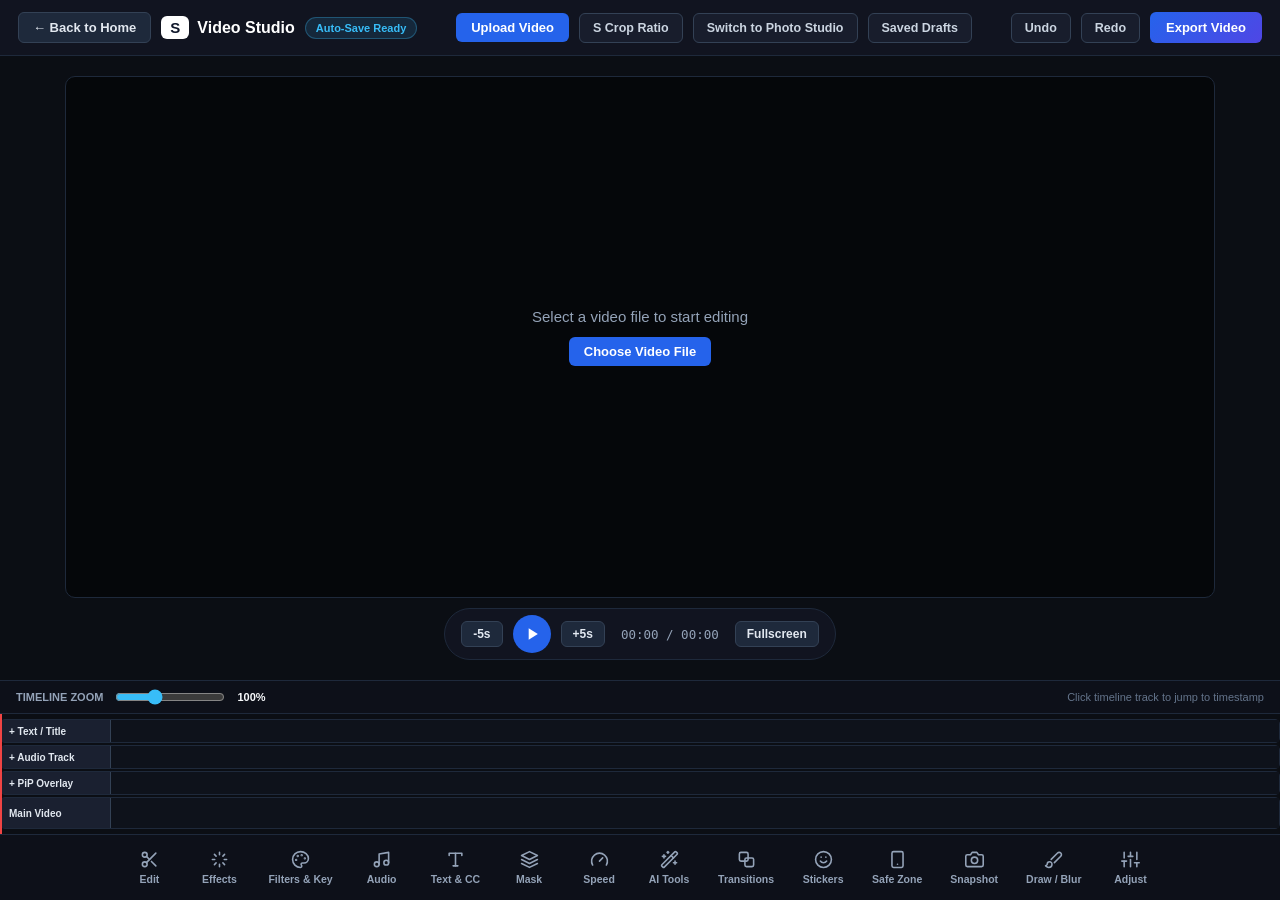
<file: videoworkspace.html>
<!DOCTYPE html>
<html lang="en">
<head>
    <meta charset="UTF-8">
    <meta name="viewport" content="width=device-width, initial-scale=1.0">
    <title>S Studio | Video Editing Workspace</title>
    <link rel="stylesheet" href="workspace.css">
    <link rel="stylesheet" href="videoworkspace.css">
</head>
<body>

    <input type="file" id="videoInput" accept="video/*" onchange="handleVideoSelect(event)" style="display: none;">
    <input type="file" id="pipVideoInput" accept="image/*,video/*" onchange="handlePipOverlaySelect(event)" style="display: none;">
    <input type="file" id="audioTrackInput" accept="audio/*" onchange="handleAudioTrackSelect(event)" style="display: none;">
    <input type="file" id="replacePipFileInput" accept="image/*,video/*" onchange="handleReplacePipFile(event)" style="display: none;">

    <!-- Top Video Studio Navbar -->
    <header class="studio-navbar">
        <div class="nav-left">
            <button type="button" class="btn-soft-back" onclick="saveVideoAndGoHome()">← Back to Home</button>
            <div class="studio-brand" onclick="saveVideoAndGoHome()">
                <span class="brand-badge">S</span>
                <span class="brand-title">Video Studio</span>
            </div>
            <span id="autoSaveBadge" class="save-status-pill">Auto-Save Ready</span>
        </div>

        <div class="nav-center">
            <button type="button" class="btn-primary-upload" onclick="document.getElementById('videoInput').click()">Upload Video</button>
            <button type="button" class="btn-studio-secondary" onclick="toggleModal('cropPresetModal', true)">S Crop Ratio</button>
            <a href="photoworkspace.html" class="btn-studio-secondary">Switch to Photo Studio</a>
            <a href="drafts.html" class="btn-studio-secondary">Saved Drafts</a>
        </div>

        <div class="nav-right">
            <button type="button" class="btn-icon-action" onclick="undoVideoAction()">Undo</button>
            <button type="button" class="btn-icon-action" onclick="redoVideoAction()">Redo</button>
            <button type="button" class="btn-export-primary" onclick="toggleModal('exportModal', true)">Export Video</button>
        </div>
    </header>

    <!-- Main Video Preview Canvas -->
    <main class="studio-workspace">
        <div class="preview-stage">
            <div class="media-canvas-wrapper" id="videoWrapper">
                <div id="placeholderText" class="empty-canvas-prompt">
                    <p style="margin: 0 0 12px 0; font-size: 15px; color: #94a3b8;">Select a video file to start editing</p>
                    <button type="button" class="btn-primary-upload" onclick="document.getElementById('videoInput').click()">Choose Video File</button>
                </div>
            </div>

            <div class="player-controls-bar">
                <button type="button" class="ctrl-btn" onclick="videoBack()">-5s</button>
                <button type="button" class="ctrl-play-main" id="mainPlayPauseBtn" onclick="togglePlay()">
                    <svg id="playIconSvg" width="20" height="20" viewBox="0 0 24 24" fill="currentColor"><path d="M8 5v14l11-7z"/></svg>
                    <svg id="pauseIconSvg" width="20" height="20" viewBox="0 0 24 24" fill="currentColor" style="display: none;"><path d="M6 19h4V5H6v14zm8-14v14h4V5h-4z"/></svg>
                </button>
                <button type="button" class="ctrl-btn" onclick="videoForward()">+5s</button>
                <span id="videoTimerDisplay" class="timer-readout">00:00 / 00:00</span>
                <button type="button" class="ctrl-btn" onclick="launchFullscreenPreview()">Fullscreen</button>
            </div>
        </div>
    </main>


    <!-- Multi-Track Video Timeline & Dual Docks -->
    <section class="timeline-dock">
        <div class="timeline-header-strip">
            <div style="display: flex; align-items: center; gap: 10px;">
                <span style="font-size: 11px; color: #94a3b8; font-weight: 700;">TIMELINE ZOOM</span>
                <input type="range" id="timelineZoomSlider" min="0.5" max="2.0" step="0.1" value="1.0" oninput="adjustTimelineZoom(this.value)" style="width: 110px; accent-color: #38bdf8;">
                <span id="zoomValDisplay" style="font-size: 11px; font-weight: 700;">100%</span>
            </div>
            <span style="font-size: 11px; color: #64748b;">Click timeline track to jump to timestamp</span>
        </div>

        <div class="timeline-tracks-scroll" id="timelineTracksContainer" onclick="movePlayhead(event)">
            <div id="playhead" class="timeline-playhead"></div>

            <div class="track-row">
                <div class="track-label" onclick="event.stopPropagation(); addVideoTextOverlay();">+ Text / Title</div>
                <div class="track-lane" id="textTrackBlock"></div>
            </div>

            <div class="track-row">
                <div class="track-label" onclick="event.stopPropagation(); document.getElementById('audioTrackInput').click();">+ Audio Track</div>
                <div class="track-lane" id="audioTrackBlock"></div>
            </div>

            <div class="track-row">
                <div class="track-label" onclick="event.stopPropagation(); document.getElementById('pipVideoInput').click();">+ PiP Overlay</div>
                <div class="track-lane" id="pipTrackBlock"></div>
            </div>

            <div class="track-row main-video-row">
                <div class="track-label">Main Video</div>
                <div class="track-lane" id="frameTimelineTrack"></div>
            </div>
        </div>

        <!-- ========================================================================== -->
        <!-- IN-PLACE SUB-TOOLS BAR (REPLACES MAIN/PIP DOCK IN THE EXACT SAME SPOT) -->
        <!-- ========================================================================== -->
        <div id="inPlaceSubDock" class="svg-icon-dock" style="display: none; background: #0d1019; border-top: 1px solid #2563EB; padding: 10px 14px; justify-content: center; align-items: center; gap: 8px; overflow-x: auto; white-space: nowrap;">
        </div>

        <!-- Slide-Up Sub-Tools Drawer -->
        <div id="activeToolDrawer" class="tool-sub-drawer"></div>

        <!-- DOCK A: MAIN VIDEO 14-ICON CONSOLE -->
        <div id="mainVideoDock" class="svg-icon-dock">
            <button type="button" class="dock-icon-btn" data-cat="edit" onclick="toggleIconCategory('edit', this)" title="Split, Freeze, Rotate, Reset">
                <svg width="19" height="19" viewBox="0 0 24 24" fill="none" stroke="currentColor" stroke-width="2" stroke-linecap="round" stroke-linejoin="round"><circle cx="6" cy="6" r="3"/><circle cx="6" cy="18" r="3"/><line x1="20" y1="4" x2="8.12" y2="15.88"/><line x1="14.47" y1="14.48" x2="20" y2="20"/><line x1="8.12" y1="8.12" x2="12" y2="12"/></svg>
                <span>Edit</span>
            </button>

            <button type="button" class="dock-icon-btn" data-cat="vfx" onclick="toggleIconCategory('vfx', this)" title="VFX, Vignette, VHS, Shake">
                <svg width="19" height="19" viewBox="0 0 24 24" fill="none" stroke="currentColor" stroke-width="2" stroke-linecap="round" stroke-linejoin="round"><path d="M12 3v3m0 12v3M3 12h3m12 0h3m-2.6-6.4-2.1 2.1M7.7 16.3l-2.1 2.1m0-12.8 2.1 2.1m8.6 8.6 2.1 2.1"/></svg>
                <span>Effects</span>
            </button>

            <button type="button" class="dock-icon-btn" data-cat="color" onclick="toggleIconCategory('color', this)" title="Color Filters & Chroma Key">
                <svg width="19" height="19" viewBox="0 0 24 24" fill="none" stroke="currentColor" stroke-width="2" stroke-linecap="round" stroke-linejoin="round"><circle cx="13.5" cy="6.5" r=".5" fill="currentColor"/><circle cx="17.5" cy="10.5" r=".5" fill="currentColor"/><circle cx="8.5" cy="7.5" r=".5" fill="currentColor"/><circle cx="6.5" cy="12.5" r=".5" fill="currentColor"/><path d="M12 2C6.5 2 2 6.5 2 12s4.5 10 10 10c.926 0 1.648-.746 1.648-1.688 0-.437-.18-.835-.437-1.125-.29-.289-.438-.652-.438-1.125a1.64 1.64 0 0 1 1.668-1.668h1.996c3.051 0 5.555-2.503 5.555-5.554C21.965 6.012 17.461 2 12 2z"/></svg>
                <span>Filters & Key</span>
            </button>

            <button type="button" class="dock-icon-btn" data-cat="audio" onclick="toggleIconCategory('audio', this)" title="Audio, BGM, Extract, Fade">
                <svg width="19" height="19" viewBox="0 0 24 24" fill="none" stroke="currentColor" stroke-width="2" stroke-linecap="round" stroke-linejoin="round"><path d="M9 18V5l12-2v13"/><circle cx="6" cy="18" r="3"/><circle cx="18" cy="16" r="3"/></svg>
                <span>Audio</span>
            </button>

            <button type="button" class="dock-icon-btn" data-cat="text" onclick="toggleIconCategory('text', this)" title="Titles & Auto AI Subtitles">
                <svg width="19" height="19" viewBox="0 0 24 24" fill="none" stroke="currentColor" stroke-width="2" stroke-linecap="round" stroke-linejoin="round"><polyline points="4 7 4 4 20 4 20 7"/><line x1="9" y1="20" x2="15" y2="20"/><line x1="12" y1="4" x2="12" y2="20"/></svg>
                <span>Text & CC</span>
            </button>

            <button type="button" class="dock-icon-btn" data-cat="mask" onclick="toggleIconCategory('mask', this)" title="Shape Masks & Split Frame">
                <svg width="19" height="19" viewBox="0 0 24 24" fill="none" stroke="currentColor" stroke-width="2" stroke-linecap="round" stroke-linejoin="round"><polygon points="12 2 2 7 12 12 22 7 12 2"/><polyline points="2 17 12 22 22 17"/><polyline points="2 12 12 17 22 12"/></svg>
                <span>Mask</span>
            </button>

            <button type="button" class="dock-icon-btn" data-cat="speed" onclick="toggleIconCategory('speed', this)" title="0.25x Slow-Mo to 2x Speed">
                <svg width="19" height="19" viewBox="0 0 24 24" fill="none" stroke="currentColor" stroke-width="2" stroke-linecap="round" stroke-linejoin="round"><path d="M12 14l4-4"/><path d="M3.34 19a10 10 0 1 1 17.32 0"/></svg>
                <span>Speed</span>
            </button>

            <button type="button" class="dock-icon-btn" data-cat="ai" onclick="toggleIconCategory('ai', this)" title="AI BG Remove, Silence Cut, AI Voice">
                <svg width="19" height="19" viewBox="0 0 24 24" fill="none" stroke="currentColor" stroke-width="2" stroke-linecap="round" stroke-linejoin="round"><path d="m21.64 3.64-1.28-1.28a1.21 1.21 0 0 0-1.72 0L2.36 18.64a1.21 1.21 0 0 0 0 1.72l1.28 1.28a1.21 1.21 0 0 0 1.72 0L21.64 5.36a1.21 1.21 0 0 0 0-1.72Z"/><path d="m14 7 3 3"/><path d="M5 6v4"/><path d="M19 14v4"/><path d="M10 2v2"/><path d="M7 8H3"/><path d="M21 16h-4"/><path d="M11 3H9"/></svg>
                <span>AI Tools</span>
            </button>

            <button type="button" class="dock-icon-btn" data-cat="transitions" onclick="toggleIconCategory('transitions', this)" title="Clip Fade, Wipe, Zoom Transitions">
                <svg width="19" height="19" viewBox="0 0 24 24" fill="none" stroke="currentColor" stroke-width="2" stroke-linecap="round" stroke-linejoin="round"><rect x="3" y="3" width="11" height="11" rx="2"/><rect x="10" y="10" width="11" height="11" rx="2"/></svg>
                <span>Transitions</span>
            </button>

            <button type="button" class="dock-icon-btn" data-cat="stickers" onclick="toggleIconCategory('stickers', this)" title="Stickers, Arrows & Badges">
                <svg width="19" height="19" viewBox="0 0 24 24" fill="none" stroke="currentColor" stroke-width="2" stroke-linecap="round" stroke-linejoin="round"><circle cx="12" cy="12" r="10"/><path d="M8 14s1.5 2 4 2 4-2 4-2"/><line x1="9" y1="9" x2="9.01" y2="9"/><line x1="15" y1="9" x2="15.01" y2="9"/></svg>
                <span>Stickers</span>
            </button>

            <button type="button" class="dock-icon-btn" data-cat="safezone" onclick="toggleSafeZonesGuide(); highlightInstantAction(this);" title="Reels & Shorts Safe Zone Guides">
                <svg width="19" height="19" viewBox="0 0 24 24" fill="none" stroke="currentColor" stroke-width="2" stroke-linecap="round" stroke-linejoin="round"><rect x="5" y="2" width="14" height="20" rx="2" ry="2"/><line x1="12" y1="18" x2="12.01" y2="18"/></svg>
                <span>Safe Zone</span>
            </button>

            <button type="button" class="dock-icon-btn" data-cat="snapshot" onclick="captureThumbnailFrame(); highlightInstantAction(this);" title="Capture Frame as Thumbnail">
                <svg width="19" height="19" viewBox="0 0 24 24" fill="none" stroke="currentColor" stroke-width="2" stroke-linecap="round" stroke-linejoin="round"><path d="M23 19a2 2 0 0 1-2 2H3a2 2 0 0 1-2-2V8a2 2 0 0 1 2-2h4l2-3h6l2 3h4a2 2 0 0 1 2 2z"/><circle cx="12" cy="13" r="4"/></svg>
                <span>Snapshot</span>
            </button>

            <button type="button" class="dock-icon-btn" data-cat="draw" onclick="toggleIconCategory('draw', this)" title="Blur Slider & Face Privacy Box">
                <svg width="19" height="19" viewBox="0 0 24 24" fill="none" stroke="currentColor" stroke-width="2" stroke-linecap="round" stroke-linejoin="round"><path d="m9.06 11.9 8.07-8.06a2.85 2.85 0 1 1 4.03 4.03l-8.06 8.08"/><path d="M7.07 14.94c-1.66 0-3 1.35-3 3.02 0 1.33-2.5 1.52-2 2.02 1.08 1.1 2.49 2.02 4 2.02 2.2 0 4-1.8 4-4.04a3.01 3.01 0 0 0-3-3.02z"/></svg>
                <span>Draw / Blur</span>
            </button>

            <button type="button" class="dock-icon-btn" data-cat="adjust" onclick="toggleIconCategory('adjust', this)" title="Brightness, Contrast, Saturation">
                <svg width="19" height="19" viewBox="0 0 24 24" fill="none" stroke="currentColor" stroke-width="2" stroke-linecap="round" stroke-linejoin="round"><line x1="4" y1="21" x2="4" y2="14"/><line x1="4" y1="10" x2="4" y2="3"/><line x1="12" y1="21" x2="12" y2="12"/><line x1="12" y1="8" x2="12" y2="3"/><line x1="20" y1="21" x2="20" y2="16"/><line x1="20" y1="12" x2="20" y2="3"/><line x1="1" y1="14" x2="7" y2="14"/><line x1="9" y1="8" x2="15" y2="8"/><line x1="17" y1="16" x2="23" y2="16"/></svg>
                <span>Adjust</span>
            </button>
        </div>

        <!-- DOCK B: DEDICATED 12-ICON PIP STUDIO DOCK -->
        <div id="pipEditDock" class="svg-icon-dock pip-studio-dock">
            <button type="button" class="dock-icon-btn" onclick="deselectAllClips()" title="Back to Main Video Tools" style="border-right: 1px solid #1e293b; border-radius: 6px; padding-right: 12px; color: #38bdf8;">
                <svg width="19" height="19" viewBox="0 0 24 24" fill="none" stroke="currentColor" stroke-width="2.2" stroke-linecap="round" stroke-linejoin="round"><line x1="19" y1="12" x2="5" y2="12"/><polyline points="12 19 5 12 12 5"/></svg>
                <span>Done</span>
            </button>

            <button type="button" class="dock-icon-btn" onclick="triggerReplaceSelectedPip()" title="Replace PiP Media">
                <svg width="19" height="19" viewBox="0 0 24 24" fill="none" stroke="currentColor" stroke-width="2" stroke-linecap="round" stroke-linejoin="round"><path d="M21 12a9 9 0 0 0-9-9 9.75 9.75 0 0 0-6.74 2.74L3 8"/><path d="M3 3v5h5"/><path d="M3 12a9 9 0 0 0 9 9 9.75 9.75 0 0 0 6.74-2.74L21 16"/><path d="M16 16h5v5"/></svg>
                <span>Replace</span>
            </button>

            <button type="button" class="dock-icon-btn" onclick="splitSelectedPipClip()" title="Split PiP at Playhead">
                <svg width="19" height="19" viewBox="0 0 24 24" fill="none" stroke="currentColor" stroke-width="2" stroke-linecap="round" stroke-linejoin="round"><circle cx="6" cy="6" r="3"/><circle cx="6" cy="18" r="3"/><line x1="20" y1="4" x2="8.12" y2="15.88"/><line x1="14.47" y1="14.48" x2="20" y2="20"/><line x1="8.12" y1="8.12" x2="12" y2="12"/></svg>
                <span>Split</span>
            </button>

            <button type="button" class="dock-icon-btn" data-cat="pip_motion" onclick="toggleIconCategory('pip_motion', this)" title="In/Out Motion Animations">
                <svg width="19" height="19" viewBox="0 0 24 24" fill="none" stroke="currentColor" stroke-width="2" stroke-linecap="round" stroke-linejoin="round"><path d="M12 3v3m0 12v3M3 12h3m12 0h3m-2.6-6.4-2.1 2.1M7.7 16.3l-2.1 2.1m0-12.8 2.1 2.1m8.6 8.6 2.1 2.1"/></svg>
                <span>Motion</span>
            </button>

            <button type="button" class="dock-icon-btn" data-cat="pip_frames" onclick="toggleIconCategory('pip_frames', this)" title="Circle, Polaroid, Neon & Shadow Frames">
                <svg width="19" height="19" viewBox="0 0 24 24" fill="none" stroke="currentColor" stroke-width="2" stroke-linecap="round" stroke-linejoin="round"><rect x="3" y="3" width="18" height="18" rx="2" ry="2"/><circle cx="8.5" cy="8.5" r="1.5"/><polyline points="21 15 16 10 5 21"/></svg>
                <span>Frames</span>
            </button>

            <button type="button" class="dock-icon-btn" data-cat="pip_crop" onclick="toggleIconCategory('pip_crop', this)" title="Crop PiP Aspect Ratio">
                <svg width="19" height="19" viewBox="0 0 24 24" fill="none" stroke="currentColor" stroke-width="2" stroke-linecap="round" stroke-linejoin="round"><path d="M6 2v14a2 2 0 0 0 2 2h14"/><path d="M18 22V8a2 2 0 0 0-2-2H2"/></svg>
                <span>Crop PiP</span>
            </button>

            <button type="button" class="dock-icon-btn" onclick="togglePipAiCutout(this)" title="1-Click AI Background Remove">
                <svg width="19" height="19" viewBox="0 0 24 24" fill="none" stroke="currentColor" stroke-width="2" stroke-linecap="round" stroke-linejoin="round"><path d="m21.64 3.64-1.28-1.28a1.21 1.21 0 0 0-1.72 0L2.36 18.64a1.21 1.21 0 0 0 0 1.72l1.28 1.28a1.21 1.21 0 0 0 1.72 0L21.64 5.36a1.21 1.21 0 0 0 0-1.72Z"/><path d="m14 7 3 3"/></svg>
                <span>AI Cutout</span>
            </button>

            <button type="button" class="dock-icon-btn" data-cat="pip_blend" onclick="toggleIconCategory('pip_blend', this)" title="Opacity & Blend Modes">
                <svg width="19" height="19" viewBox="0 0 24 24" fill="none" stroke="currentColor" stroke-width="2" stroke-linecap="round" stroke-linejoin="round"><circle cx="12" cy="12" r="10"/><path d="M12 2a10 10 0 0 1 0 20Z"/></svg>
                <span>Opacity</span>
            </button>

            <button type="button" class="dock-icon-btn" data-cat="pip_keyframe" onclick="toggleIconCategory('pip_keyframe', this)" title="Keyframe Screen Movement">
                <svg width="19" height="19" viewBox="0 0 24 24" fill="none" stroke="currentColor" stroke-width="2" stroke-linecap="round" stroke-linejoin="round"><polygon points="12 2 22 12 12 22 2 12 12 2"/></svg>
                <span>Keyframe</span>
            </button>

            <button type="button" class="dock-icon-btn" data-cat="pip_rotate" onclick="toggleIconCategory('pip_rotate', this)" title="Rotate 90° & Mirror Flip">
                <svg width="19" height="19" viewBox="0 0 24 24" fill="none" stroke="currentColor" stroke-width="2" stroke-linecap="round" stroke-linejoin="round"><path d="M3 12a9 9 0 1 0 9-9 9.75 9.75 0 0 0-6.74 2.74L3 8"/><path d="M3 3v5h5"/></svg>
                <span>Rotate/Flip</span>
            </button>

            <button type="button" class="dock-icon-btn" data-cat="pip_layers" onclick="toggleIconCategory('pip_layers', this)" title="Bring to Front / Send to Back">
                <svg width="19" height="19" viewBox="0 0 24 24" fill="none" stroke="currentColor" stroke-width="2" stroke-linecap="round" stroke-linejoin="round"><polygon points="12 2 2 7 12 12 22 7 12 2"/><polyline points="2 17 12 22 22 17"/><polyline points="2 12 12 17 22 12"/></svg>
                <span>Layers</span>
            </button>

            <button type="button" class="dock-icon-btn" onclick="duplicateSelectedPipClip()" title="Duplicate PiP Layer">
                <svg width="19" height="19" viewBox="0 0 24 24" fill="none" stroke="currentColor" stroke-width="2" stroke-linecap="round" stroke-linejoin="round"><rect x="9" y="9" width="13" height="13" rx="2" ry="2"/><path d="M5 15H4a2 2 0 0 1-2-2V4a2 2 0 0 1 2-2h9a2 2 0 0 1 2 2v1"/></svg>
                <span>Duplicate</span>
            </button>

            <button type="button" class="dock-icon-btn" onclick="deleteSelectedTimelineClip()" title="Delete Selected PiP" style="color: #f87171;">
                <svg width="19" height="19" viewBox="0 0 24 24" fill="none" stroke="currentColor" stroke-width="2" stroke-linecap="round" stroke-linejoin="round"><polyline points="3 6 5 6 21 6"/><path d="M19 6v14a2 2 0 0 1-2 2H7a2 2 0 0 1-2-2V6m3 0V4a2 2 0 0 1 2-2h4a2 2 0 0 1 2 2v2"/></svg>
                <span>Delete</span>
            </button>
        </div>
    </section>

    <!-- Crop Ratio Modal -->
    <div id="cropPresetModal" class="studio-modal-backdrop">
        <div class="studio-modal-box">
            <div class="modal-header">
                <h3>Select Video Aspect Ratio</h3>
                <button type="button" onclick="toggleModal('cropPresetModal', false)">✕</button>
            </div>
            <div class="ratio-grid">
                <button type="button" onclick="setVideoAspectRatio('16 / 9')">16:9 (YouTube)</button>
                <button type="button" onclick="setVideoAspectRatio('9 / 16')">9:16 (Shorts / Reels)</button>
                <button type="button" onclick="setVideoAspectRatio('1 / 1')">1:1 (Square)</button>
                <button type="button" onclick="setVideoAspectRatio('unset')">Original Fit</button>
            </div>
        </div>
    </div>

    <!-- Pro Export Quality & File Size Modal -->
    <div id="exportModal" class="studio-modal-backdrop">
        <div class="studio-modal-box" style="max-width: 420px;">
            <div class="modal-header" style="margin-bottom: 14px;">
                <h3 style="margin: 0; font-size: 16px;">Export Settings</h3>
                <button type="button" onclick="toggleModal('exportModal', false)" style="background: none; border: none; color: #94a3b8; font-size: 18px; cursor: pointer;">✕</button>
            </div>

            <div style="display: flex; flex-direction: column; gap: 11px; margin-bottom: 16px;">
                <!-- Format -->
                <div>
                    <label style="display: block; font-size: 11px; color: #94a3b8; font-weight: 700; margin-bottom: 4px;">EXPORT FORMAT</label>
                    <select id="exportFormatSelect" onchange="recalculateEstimatedFileSize()" style="width: 100%; padding: 8px 10px; background: #0f172a; color: #fff; border: 1px solid #334155; border-radius: 6px; font-size: 13px;">
                        <option value="mp4">MP4 (Standard Video)</option>
                        <option value="gif">GIF (Animated Loop)</option>
                        <option value="mp3">MP3 (Audio Only)</option>
                    </select>
                </div>

                <!-- Resolution -->
                <div id="exportResGroup">
                    <label style="display: block; font-size: 11px; color: #94a3b8; font-weight: 700; margin-bottom: 4px;">RESOLUTION</label>
                    <select id="exportResSelect" onchange="recalculateEstimatedFileSize()" style="width: 100%; padding: 8px 10px; background: #0f172a; color: #fff; border: 1px solid #334155; border-radius: 6px; font-size: 13px;">
                        <option value="480p">480p (Data Saver)</option>
                        <option value="720p">720p (HD Ready)</option>
                        <option value="1080p" selected>1080p (Full HD • Zero Watermark)</option>
                        <option value="1440p">1440p (2K Ultra HD)</option>
                    </select>
                </div>

                <!-- Frame Rate & Bitrate Row -->
                <div id="exportFpsBitrateRow" style="display: grid; grid-template-columns: 1fr 1fr; gap: 10px;">
                    <div>
                        <label style="display: block; font-size: 11px; color: #94a3b8; font-weight: 700; margin-bottom: 4px;">FRAME RATE (FPS)</label>
                        <select id="exportFpsSelect" onchange="recalculateEstimatedFileSize()" style="width: 100%; padding: 8px 10px; background: #0f172a; color: #fff; border: 1px solid #334155; border-radius: 6px; font-size: 13px;">
                            <option value="24">24 fps (Cinema)</option>
                            <option value="30" selected>30 fps (Standard)</option>
                            <option value="60">60 fps (Ultra Smooth)</option>
                        </select>
                    </div>
                    <div>
                        <label style="display: block; font-size: 11px; color: #94a3b8; font-weight: 700; margin-bottom: 4px;">COMPRESSION / BITRATE</label>
                        <select id="exportBitrateSelect" onchange="recalculateEstimatedFileSize()" style="width: 100%; padding: 8px 10px; background: #0f172a; color: #fff; border: 1px solid #334155; border-radius: 6px; font-size: 13px;">
                            <option value="low">Low (Small MB)</option>
                            <option value="medium" selected>Medium (Balanced)</option>
                            <option value="high">High (Best Quality)</option>
                        </select>
                    </div>
                </div>

                <!-- Live Estimated File Size Box -->
                <div style="background: #0f172a; border: 1px solid #1e293b; border-radius: 7px; padding: 10px 12px; display: flex; justify-content: space-between; align-items: center;">
                    <span style="font-size: 12px; color: #94a3b8; font-weight: 600;">Estimated File Size:</span>
                    <span id="estimatedFileSizeText" style="font-size: 14px; color: #38bdf8; font-weight: 800;">~12.4 MB</span>
                </div>
            </div>

            <button type="button" class="btn-export-primary" style="width: 100%; padding: 11px; font-size: 13.5px;" onclick="exportFinalVideo()">Export & Download</button>
        </div>
    </div>

    <script src="dbsession.js"></script>
    <script src="videoworkspace.js"></script>
</body>
</html>
</file>
<file: style.css>
/* ==========================================================================
   GLOBAL VARIABLES & CORE RESETS (CLEAN WHITE EDITORIAL THEME)
   ========================================================================== */
:root {
    --bg-main: #ffffff;
    --bg-darker: #ffffff;
    --bg-panel: #ffffff;
    --accent-color: #111827;
    --accent-hover: #374151;
    --text-primary: #111827;
    --text-secondary: #4b5563;
    --border-color: #e5e7eb;
    --danger-color: #b91c1c;
    --success-color: #15803d;
    --cyan-accent: #111827;
}

*, *::before, *::after {
    box-sizing: border-box !important;
}

html, body {
    width: 100% !important;
    min-height: 100vh !important;
    margin: 0 !important;
    padding: 0 !important;
    background-color: #ffffff !important;
    color: #111827 !important;
    font-family: -apple-system, BlinkMacSystemFont, "Segoe UI", Roboto, sans-serif !important;
    overflow-x: hidden !important;
    overflow-y: auto !important;
    display: flex;
    flex-direction: column;
}

.hidden {
    display: none !important;
}

/* ==========================================================================
   STUDIO OTP DIGIT BOXES & AUTH STYLES (CLEAN NEUTRAL)
   ========================================================================== */
.studio-otp-digit {
    width: 46px !important;
    height: 52px !important;
    border-radius: 6px !important;
    background: #ffffff !important;
    border: 1px solid #d1d5db !important;
    color: #111827 !important;
    font-size: 22px !important;
    font-weight: 700 !important;
    text-align: center !important;
    outline: none !important;
    transition: border-color 0.2s ease !important;
    box-shadow: none !important;
}

.studio-otp-digit:focus {
    border-color: #111827 !important;
    box-shadow: none !important;
    background: #ffffff !important;
    transform: none !important;
}

/* ==========================================================================
   CARD CONTAINERS (NO LEFT COLOR LINES / ZERO NEON GLOWS)
   ========================================================================== */
.subtitle-content-box,
.benefits-content-box,
.suite-content-box,
.origin-story-card,
.photo-feature-card,
.export-feature-card,
.photo-suite-content-box,
.scrollable-guide-box,
.founders-vision-card-large,
.upcoming-updates-card,
.feedback-reward-card,
.support-channels-card,
.innovation-rewards-card {
    width: 98% !important;
    max-width: 1400px !important;
    margin: 25px auto !important;
    border-radius: 8px !important;
    padding: 30px !important;
    box-sizing: border-box !important;
    position: relative;
    overflow: hidden;
    background: #ffffff !important;
    border: 1px solid #e5e7eb !important;
    border-left: 1px solid #e5e7eb !important;
    box-shadow: none !important;
}

.subtitle-content-box:hover,
.benefits-content-box:hover,
.suite-content-box:hover,
.origin-story-card:hover,
.photo-feature-card:hover,
.export-feature-card:hover,
.photo-suite-content-box:hover {
    transform: none !important;
    box-shadow: 0 1px 3px rgba(0, 0, 0, 0.05) !important;
}

.dynamic-anim-card {
    opacity: 1 !important;
    transform: none !important;
}

.story-badge, .photo-badge, .export-badge, .photo-suite-badge {
    animation: none !important;
    background: #f3f4f6 !important;
    color: #374151 !important;
    border: 1px solid #d1d5db !important;
    border-radius: 4px !important;
}

/* ==========================================================================
   READ MORE / COLLAPSIBLE TOGGLE SYSTEM
   ========================================================================== */
.collapsible-content {
    max-height: 0;
    overflow: hidden;
    transition: max-height 0.4s ease;
    opacity: 0;
}

.collapsible-content.expanded {
    max-height: 2000px;
    opacity: 1;
    margin-top: 15px;
}

.btn-read-more {
    display: inline-flex;
    align-items: center;
    gap: 8px;
    background: #ffffff !important;
    color: #111827 !important;
    border: 1px solid #d1d5db !important;
    padding: 8px 16px;
    border-radius: 6px;
    font-size: 13px;
    font-weight: 600;
    cursor: pointer;
    margin-top: 15px;
    box-shadow: none !important;
}

.btn-read-more:hover {
    background: #f9fafb !important;
    color: #111827 !important;
    box-shadow: none !important;
}

/* ==========================================================================
   INTRO LANDING PAGE
   ========================================================================== */
   /* టాప్ నేవ్‌బార్ కిందకి రాకుండా సరైన ఖాళీ (Top Spacing) ఇచ్చేలా సెట్ చేయండి */
#introPage {
    padding-top: 100px !important; /* పాత 20px లేదా 80px ని 100px గా మార్చండి */
    position: relative;
    z-index: 1;
}

#introPage, .intro-container {
    width: 100% !important;
    max-width: 100vw !important;
    min-height: 100vh;
    display: flex;
    flex-direction: column;
    justify-content: flex-start;
    align-items: center;
    background-color: #ffffff !important;
    padding: 20px 0 !important;
}

.brand-header-box {
    text-align: center;
    margin-bottom: 25px;
    width: 100%;
}

.main-logo-wrapper {
    display: inline-flex !important;
    align-items: center !important;
    justify-content: center !important;
    gap: 12px !important;
    margin-bottom: 12px;
}

.logo-box-container {
    width: 60px !important;
    height: 60px !important;
    margin: 0 !important;
    display: flex;
    justify-content: center;
    align-items: center;
    background: #f9fafb !important;
    border: 1px solid #e5e7eb !important;
    border-radius: 8px !important;
    padding: 4px;
    box-shadow: none !important;
    flex-shrink: 0;
}

.s-main-logo {
    width: 100% !important;
    height: 100% !important;
    object-fit: contain !important;
    filter: none !important;
}

.main-heading-title {
    margin: 0 !important;
    font-size: 32px !important;
    color: #111827 !important;
    font-weight: 800;
    line-height: 1;
}

.powered-by-link {
    display: inline-flex;
    align-items: center;
    gap: 6px;
    font-size: 13px;
    font-weight: 500;
    color: #4b5563 !important;
    text-decoration: none;
    margin-top: 8px;
    padding: 4px 12px;
    background: #f9fafb !important;
    border: 1px solid #e5e7eb !important;
    border-radius: 4px;
}

.sriram-sub-logo {
    width: 24px !important;
    height: 24px !important;
    object-fit: contain;
}

.select-workspace-sub {
    color: #6b7280 !important;
    font-size: 14px;
    margin-top: 8px;
}

.workspace-choice-container {
    display: flex;
    gap: 20px;
    justify-content: center;
    width: 98% !important;
    max-width: 1400px !important;
    margin: 0 auto 30px auto;
}

.choice-card {
    flex: 1;
    background-color: #f9fafb !important;
    border: 1px solid #e5e7eb !important;
    padding: 25px 20px;
    border-radius: 8px;
    cursor: pointer;
    text-align: center;
    box-shadow: none !important;
}

.choice-card:hover {
    transform: none !important;
    border-color: #d1d5db !important;
}

.choice-icon {
    font-size: 32px;
    display: block;
    margin-bottom: 10px;
}

.coming-soon {
    color: #b91c1c;
    font-size: 12px;
    font-weight: bold;
    margin-top: 5px;
}

.locked-studio {
    opacity: 0.6;
    cursor: not-allowed;
}

/* ==========================================================================
   FULL PAGE CARDS & CONTENT BOXES
   ========================================================================== */
.scrollable-guide-content {
    color: #4b5563 !important;
    font-size: 14.5px;
    line-height: 1.8;
}

.guide-section {
    margin-bottom: 20px;
    border-bottom: 1px solid #f3f4f6 !important;
    padding-bottom: 16px;
    border-left: none !important;
}

.guide-section h3 { 
    color: #111827 !important; 
    font-size: 16px; 
    margin-bottom: 8px; 
}

.guide-section p, .guide-section li { 
    color: #4b5563 !important; 
    font-size: 14px; 
    line-height: 1.7; 
}

.pip-highlight {
    background: transparent !important;
    border: none !important;
    border-bottom: 1px solid #f3f4f6 !important;
    padding: 16px 0 !important;
}

.pip-grid span { 
    display: block; 
    font-size: 13px; 
    color: #4b5563 !important; 
    margin-bottom: 6px; 
}

/* ==========================================================================
   EDITOR SCREEN NAVBAR & WORKSPACE (CLEAN WHITE)
   ========================================================================== */
.editor-container, #editorPage {
    width: 100vw !important;
    height: 100vh !important;
    display: flex;
    flex-direction: column !important;
    justify-content: space-between !important;
    padding: 0 !important;
    margin: 0 !important;
    box-sizing: border-box !important;
    background: #ffffff !important;
    overflow: hidden !important;
}

.navbar {
    width: 100% !important;
    background-color: #ffffff !important;
    height: 55px !important;
    display: flex;
    align-items: center;
    justify-content: space-between;
    padding: 0 20px !important;
    border-bottom: 1px solid #e5e7eb !important;
    flex-shrink: 0;
    box-sizing: border-box !important;
}

.brand {
    display: flex;
    align-items: center;
    gap: 8px;
    cursor: pointer;
}

.logo-s {
    background: #111827 !important;
    padding: 4px 10px;
    border-radius: 6px;
    font-weight: bold;
    font-size: 16px;
    color: #ffffff !important;
}

.logo-text {
    font-weight: 700;
    font-size: 18px;
    color: #111827 !important;
}

.menu-items, .action-group {
    display: flex;
    gap: 8px;
    align-items: center;
}

.nav-btn {
    background-color: #ffffff !important;
    color: #111827 !important;
    border: 1px solid #d1d5db !important;
    padding: 8px 14px;
    border-radius: 6px;
    cursor: pointer;
    font-size: 13px;
    font-weight: 500;
    transition: all 0.2s ease;
}

.nav-btn:hover {
    background-color: #f3f4f6 !important;
}

.upload-trigger {
    background-color: #111827 !important;
    color: #ffffff !important;
    font-weight: 600 !important;
    border-color: #111827 !important;
}

.export-btn-main {
    background-color: #111827 !important;
    color: #ffffff !important;
    border: none;
    padding: 8px 16px;
    border-radius: 6px;
    font-weight: 600;
    font-size: 13px;
    cursor: pointer;
}

.workspace, main.workspace {
    flex: 1 !important;
    width: 100% !important;
    display: flex !important;
    flex-direction: column !important;
    align-items: center !important;
    justify-content: center !important;
    background-color: #ffffff !important;
    padding: 10px !important;
    overflow: hidden !important;
    box-sizing: border-box !important;
}

.preview-window {
    width: 100% !important;
    height: 100% !important;
    display: flex !important;
    flex-direction: column !important;
    align-items: center !important;
    justify-content: center !important;
}

.video-wrapper, #videoWrapper {
    width: 95% !important;
    height: 100% !important;
    max-height: 60vh !important;
    aspect-ratio: 16 / 9 !important;
    background-color: #f9fafb !important;
    border-radius: 8px;
    display: flex;
    justify-content: center;
    align-items: center;
    overflow: hidden;
    border: 1px solid #e5e7eb !important;
    box-shadow: none !important;
}

.player-controls {
    display: flex;
    align-items: center;
    justify-content: center;
    gap: 10px;
    padding: 8px 14px;
    background: #ffffff !important;
    border-radius: 6px;
    border: 1px solid #e5e7eb !important;
    margin: 10px auto;
}

.ctrl-nav-btn {
    background: #ffffff !important;
    border: 1px solid #d1d5db !important;
    color: #111827 !important;
    width: 36px;
    height: 36px;
    border-radius: 50%;
    display: flex;
    align-items: center;
    justify-content: center;
    cursor: pointer;
}

.ctrl-play-btn {
    background: #111827 !important;
    border: none;
    color: #ffffff !important;
    width: 44px;
    height: 44px;
    border-radius: 50%;
    display: flex;
    align-items: center;
    justify-content: center;
    cursor: pointer;
    box-shadow: none !important;
}

.ctrl-play-btn.is-playing {
    background: #374151 !important;
    color: #ffffff !important;
}

/* ==========================================================================
   TIMELINE STACK ENGINE (NEUTRAL LIGHT)
   ========================================================================== */
.timeline-area, #timelineAreaBox {
    width: 100% !important;
    min-height: 180px;
    display: flex !important;
    flex-direction: column !important;
    background-color: #ffffff !important;
    border-top: 1px solid #e5e7eb !important;
    box-sizing: border-box !important;
}

.timeline-tracks {
    width: 100% !important;
    min-height: 120px;
    display: flex !important;
    flex-direction: column !important;
    gap: 4px !important;
    padding: 8px 14px !important;
    background-color: #ffffff !important;
    overflow-x: auto !important;
}

.track-row {
    display: flex !important;
    align-items: center !important;
    background: #ffffff !important;
    border: 1px solid #e5e7eb !important;
    border-radius: 4px !important;
    height: 36px !important;
    width: 100% !important;
}

.track-icon {
    width: 40px !important;
    height: 100% !important;
    display: flex !important;
    align-items: center !important;
    justify-content: center !important;
    flex-shrink: 0 !important;
    background: #f9fafb !important;
    border-right: 1px solid #e5e7eb !important;
    color: #111827 !important;
}

.track-block {
    display: flex !important;
    align-items: center !important;
    gap: 6px !important;
    overflow-x: auto !important;
    padding: 0 8px !important;
}

.active-video-track {
    background: #f9fafb !important;
    border-left: 2px solid #111827 !important;
    color: #111827 !important;
}

#playhead, .playhead-line {
    position: absolute !important;
    top: 0 !important;
    bottom: 0 !important;
    height: 100% !important;
    width: 2px !important;
    background: #111827 !important;
    box-shadow: none !important;
    z-index: 999 !important;
}

#playhead::before {
    content: '';
    position: absolute;
    top: -4px;
    left: -4px;
    width: 10px;
    height: 10px;
    background: #111827 !important;
    border-radius: 50%;
}

.timeline-controls {
    display: flex !important;
    flex-wrap: wrap !important;
    gap: 8px;
    align-items: center;
    background-color: #f9fafb !important;
    padding: 8px 14px;
    border-top: 1px solid #e5e7eb !important;
}

.tools-container {
    display: flex !important;
    flex-wrap: wrap !important;
    gap: 6px !important;
}

.tool-btn, .control-btn {
    padding: 6px 12px;
    font-size: 12px;
    font-weight: 500;
    border-radius: 4px;
    background-color: #ffffff !important;
    color: #111827 !important;
    cursor: pointer;
    border: 1px solid #d1d5db !important;
    box-shadow: none !important;
}

.tool-btn:hover, .control-btn:hover {
    background-color: #f3f4f6 !important;
}

.delete-btn {
    background-color: #fee2e2 !important;
    border-color: #ef4444 !important;
    color: #b91c1c !important;
}

.control-group {
    display: inline-flex;
    gap: 6px;
    align-items: center;
    background: #ffffff !important;
    padding: 4px 8px;
    border-radius: 4px;
    border: 1px solid #d1d5db !important;
}

.control-group input[type="range"] {
    width: 70px;
    accent-color: #111827;
}

/* ==========================================================================
   MODAL POPUPS & DIALOGS (CLEAN LIGHT)
   ========================================================================== */
.export-modal {
    position: fixed;
    top: 0;
    left: 0;
    width: 100vw;
    height: 100vh;
    background-color: rgba(0, 0, 0, 0.4) !important;
    display: none;
    justify-content: center;
    align-items: center;
    z-index: 999999;
}

.modal-content {
    background-color: #ffffff !important;
    width: 90%;
    max-width: 480px;
    padding: 24px;
    border-radius: 8px;
    border: 1px solid #d1d5db !important;
    box-shadow: 0 4px 20px rgba(0, 0, 0, 0.08) !important;
    color: #111827 !important;
}

.close-modal {
    background: none;
    border: none;
    color: #4b5563 !important;
    font-size: 18px;
    cursor: pointer;
}

/* ==========================================================================
   FOOTER (CLEAN LIGHT STYLES)
   ========================================================================== */
.s-studio-master-footer, footer {
    width: 98% !important;
    max-width: 1400px !important;
    margin: 30px auto 10px auto !important;
    background-color: #ffffff !important;
    border-top: 1px solid #e5e7eb !important;
    padding: 25px 20px !important;
    color: #111827 !important;
    box-shadow: none !important;
}

.footer-grid-container {
    display: grid;
    grid-template-columns: repeat(auto-fit, minmax(200px, 1fr));
    gap: 20px;
}

.footer-col-title {
    color: #111827 !important;
    font-size: 14px;
    font-weight: 700;
    margin-bottom: 12px;
}

.footer-links-list a {
    color: #4b5563 !important;
    text-decoration: none;
}

.footer-links-list a:hover {
    color: #111827 !important;
    text-decoration: underline;
}

/* ==========================================================================
   SECTIONS & HIGHLIGHTS GRID (ZERO RAINBOW BORDERS)
   ========================================================================== */
.s-highlights-full-section,
.s-photo-tools-section {
    width: 98% !important;
    max-width: 1400px !important;
    margin: 30px auto !important;
    padding: 30px 20px !important;
    background: #ffffff !important;
    border: 1px solid #e5e7eb !important;
    border-radius: 8px !important;
    color: #111827 !important;
    box-shadow: none !important;
}

.s-highlights-grid,
.s-photo-grid {
    display: grid;
    grid-template-columns: repeat(auto-fit, minmax(300px, 1fr));
    gap: 16px;
}

.s-card-item,
.s-photo-card {
    background: #ffffff !important;
    border: 1px solid #e5e7eb !important;
    border-left: 1px solid #e5e7eb !important; /* No left colored bar */
    padding: 18px 20px;
    border-radius: 8px;
    box-shadow: none !important;
}

.card-purple, .card-cyan, .card-pink, .card-green, .card-yellow, .card-orange, .card-blue,
.card-teal, .card-amber, .card-rose {
    border-left: 1px solid #e5e7eb !important;
}

.s-card-item h3, .s-photo-card h3 {
    color: #111827 !important;
    font-size: 16px;
    font-weight: 700;
}

.s-card-item p, .s-photo-card p {
    color: #4b5563 !important;
    font-size: 13.5px;
    line-height: 1.6;
}

.s-cta-banner, .s-photo-cta {
    background: #f9fafb !important;
    border: 1px solid #e5e7eb !important;
    border-radius: 6px;
    color: #111827 !important;
}

.support-channels-card {
    background: #ffffff !important;
    border: 1px solid #e5e7eb !important;
    box-shadow: none !important;
    color: #111827 !important;
}

.email-support-panel {
    background: #f9fafb !important;
    border-left: 3px solid #111827 !important;
}

.email-link {
    background: #ffffff !important;
    border: 1px solid #d1d5db !important;
    color: #111827 !important;
}

/* ==========================================================================
   STICKY NAVBAR
   ========================================================================== */
.home-sticky-navbar {
    position: fixed !important;
    top: 0 !important;
    left: 0 !important;
    width: 100vw !important;
    background: #ffffff !important;
    border-bottom: 1px solid #e5e7eb !important;
    box-shadow: 0 1px 3px rgba(0, 0, 0, 0.05) !important;
    padding: 10px 20px !important;
    z-index: 999999 !important;
}

.nav-link-btn, .nav-anchor-link {
    background: #ffffff !important;
    color: #111827 !important;
    border: 1px solid #d1d5db !important;
    padding: 8px 16px !important;
    border-radius: 6px !important;
    font-size: 13.5px !important;
    font-weight: 600 !important;
    box-shadow: none !important;
}

.nav-btn-highlight {
    background: #111827 !important;
    color: #ffffff !important;
    border-color: #111827 !important;
}

.nav-sub-menu {
    background: #ffffff !important;
    border: 1px solid #e5e7eb !important;
    border-radius: 6px !important;
    box-shadow: 0 4px 6px rgba(0, 0, 0, 0.05) !important;
}

.nav-sub-menu a {
    color: #374151 !important;
}

.nav-sub-menu a:hover {
    background: #f3f4f6 !important;
    color: #111827 !important;
}
/* 🎬 Video Scrubber Playhead Animation */
@keyframes playheadScrub {
    0% { left: 5%; }
    50% { left: 90%; }
    100% { left: 5%; }
}
/* 🔄 16-Second Smooth Toolset Rotation Animation (4 Slides x 4s each) */
.v-slide, .p-slide {
    opacity: 0;
    visibility: hidden;
    animation: toolSlideshowCycle 16s infinite;
}

/* Slide Delays */
.v-slide-1, .p-slide-1 { animation-delay: 0s; }
.v-slide-2, .p-slide-2 { animation-delay: 4s; }
.v-slide-3, .p-slide-3 { animation-delay: 8s; }
.v-slide-4, .p-slide-4 { animation-delay: 12s; }

@keyframes toolSlideshowCycle {
    0% {
        opacity: 0;
        visibility: hidden;
        transform: translateY(4px);
    }
    4% {
        opacity: 1;
        visibility: visible;
        transform: translateY(0);
    }
    23% {
        opacity: 1;
        visibility: visible;
        transform: translateY(0);
    }
    27% {
        opacity: 0;
        visibility: hidden;
        transform: translateY(-4px);
    }
    100% {
        opacity: 0;
        visibility: hidden;
    }
}
</file>
<file: workspace.css>
/* ==========================================================================
   S STUDIO - SHARED DARK CINEMA WORKSPACE STYLES (workspace.css)
   ========================================================================== */
* { box-sizing: border-box; }

html, body {
    margin: 0;
    padding: 0;
    width: 100vw;
    height: 100vh;
    background-color: #0b0e14;
    color: #f8fafc;
    font-family: -apple-system, BlinkMacSystemFont, "Segoe UI", Roboto, sans-serif;
    overflow: hidden;
    display: flex;
    flex-direction: column;
}

/* Top Studio Navbar */
.studio-navbar {
    height: 56px;
    background: #111420;
    border-bottom: 1px solid #1e293b;
    padding: 0 18px;
    display: flex;
    align-items: center;
    justify-content: space-between;
    flex-shrink: 0;
    z-index: 100;
}

.nav-left, .nav-center, .nav-right {
    display: flex;
    align-items: center;
    gap: 10px;
}

.btn-soft-back {
    background: #1e293b;
    color: #e2e8f0;
    border: 1px solid #334155;
    padding: 7px 14px;
    border-radius: 6px;
    font-size: 13px;
    font-weight: 700;
    cursor: pointer;
    display: inline-flex;
    align-items: center;
    gap: 6px;
    transition: background 0.2s;
}
.btn-soft-back:hover { background: #334155; }

.studio-brand {
    display: flex;
    align-items: center;
    gap: 8px;
    cursor: pointer;
}
.brand-badge {
    background: #ffffff;
    color: #0f172a;
    padding: 3px 9px;
    border-radius: 6px;
    font-weight: 900;
    font-size: 15px;
}
.brand-title {
    font-weight: 800;
    font-size: 16px;
    color: #ffffff;
}

.save-status-pill {
    font-size: 11px;
    color: #38bdf8;
    background: rgba(56, 189, 248, 0.12);
    border: 1px solid rgba(56, 189, 248, 0.3);
    padding: 4px 10px;
    border-radius: 20px;
    font-weight: 600;
}

.btn-primary-upload {
    background: #2563eb;
    color: #ffffff;
    border: none;
    padding: 7px 15px;
    border-radius: 6px;
    font-size: 13px;
    font-weight: 700;
    cursor: pointer;
}
.btn-primary-upload:hover { background: #1d4ed8; }

.btn-studio-secondary, .btn-icon-action {
    background: #181d2c;
    color: #cbd5e1;
    border: 1px solid #334155;
    padding: 7px 13px;
    border-radius: 6px;
    font-size: 12.5px;
    font-weight: 600;
    cursor: pointer;
    text-decoration: none;
}
.btn-studio-secondary:hover, .btn-icon-action:hover {
    background: #252d42;
    color: #ffffff;
}

.btn-export-primary {
    background: linear-gradient(135deg, #2563eb, #4f46e5);
    color: #ffffff;
    border: none;
    padding: 8px 16px;
    border-radius: 6px;
    font-size: 13px;
    font-weight: 700;
    cursor: pointer;
}
.btn-export-photo {
    background: linear-gradient(135deg, #7c3aed, #059669);
    color: #ffffff;
    border: none;
    padding: 8px 16px;
    border-radius: 6px;
    font-size: 13px;
    font-weight: 700;
    cursor: pointer;
}

/* Main Workspace Preview Area */
.studio-workspace {
    flex: 1;
    display: flex;
    flex-direction: column;
    align-items: center;
    justify-content: center;
    padding: 12px;
    overflow: hidden;
    position: relative;
}

.preview-stage {
    width: 100%;
    height: 100%;
    display: flex;
    flex-direction: column;
    align-items: center;
    justify-content: center;
}

.media-canvas-wrapper {
    width: 92%;
    max-width: 1150px;
    height: 100%;
    max-height: 58vh;
    background: #05070a;
    border: 1px solid #1e293b;
    border-radius: 10px;
    display: flex;
    align-items: center;
    justify-content: center;
    position: relative;
    overflow: hidden;
}

.empty-canvas-prompt {
    text-align: center;
    padding: 20px;
}

/* Video Player Controls */
.player-controls-bar {
    margin-top: 10px;
    background: #111420;
    border: 1px solid #1e293b;
    padding: 6px 16px;
    border-radius: 30px;
    display: flex;
    align-items: center;
    gap: 10px;
}

.ctrl-btn {
    background: #1e293b;
    color: #e2e8f0;
    border: 1px solid #334155;
    padding: 5px 11px;
    border-radius: 6px;
    font-size: 12px;
    font-weight: 600;
    cursor: pointer;
}
.ctrl-play-main {
    background: #2563eb;
    color: #ffffff;
    border: none;
    width: 38px;
    height: 38px;
    border-radius: 50%;
    display: flex;
    align-items: center;
    justify-content: center;
    cursor: pointer;
}
.timer-readout {
    font-family: monospace;
    font-size: 12.5px;
    color: #94a3b8;
    padding: 0 6px;
}

/* Video Timeline Dock */
.timeline-dock {
    background: #111420;
    border-top: 1px solid #1e293b;
    display: flex;
    flex-direction: column;
    flex-shrink: 0;
}

.timeline-header-strip {
    display: flex;
    justify-content: space-between;
    align-items: center;
    padding: 6px 16px;
    background: #0d1019;
    border-bottom: 1px solid #1e293b;
}

.timeline-tracks-scroll {
    position: relative;
    padding: 8px 14px;
    background: #0b0e14;
    overflow-x: auto;
    cursor: pointer;
}

.timeline-playhead {
    position: absolute;
    top: 0;
    bottom: 0;
    left: 0%;
    width: 2px;
    background: #ef4444;
    z-index: 50;
    pointer-events: none;
}

.track-row {
    display: flex;
    align-items: center;
    background: #151926;
    border: 1px solid #1e293b;
    border-radius: 5px;
    height: 32px;
    margin-bottom: 4px;
}
.main-video-row { height: 38px; margin-bottom: 0; }

.track-label {
    width: 105px;
    height: 100%;
    background: #1e293b;
    color: #e2e8f0;
    font-size: 11px;
    font-weight: 700;
    display: flex;
    align-items: center;
    padding: 0 10px;
    border-right: 1px solid #334155;
    cursor: pointer;
    flex-shrink: 0;
}

.track-lane {
    flex: 1;
    height: 100%;
    display: flex;
    align-items: center;
    padding: 0 8px;
    gap: 6px;
    position: relative;
}

/* Bottom Tools Bar (Video & Photo) */
.tools-dock-bar, .photo-dock-bar {
    background: #0f131e;
    border-top: 1px solid #1e293b;
    padding: 10px 16px;
    display: flex;
    flex-wrap: wrap;
    gap: 8px;
    align-items: center;
    justify-content: center;
    flex-shrink: 0;
}

.tool-chip {
    background: #181d2c;
    color: #f1f5f9;
    border: 1px solid #334155;
    padding: 7px 13px;
    border-radius: 6px;
    font-size: 12.5px;
    font-weight: 600;
    cursor: pointer;
    transition: all 0.15s;
}
.tool-chip:hover { background: #252d42; border-color: #64748b; }
.chip-green { background: #14532d; border-color: #22c55e; color: #dcfce7; }
.chip-indigo { background: #1e1b4b; border-color: #6366f1; color: #e0e7ff; }
.chip-cyan { background: #0c4a6e; border-color: #38bdf8; color: #e0f2fe; }
.chip-danger { background: #7f1d1d; border-color: #ef4444; color: #fee2e2; }

.blur-slider-pill {
    display: inline-flex;
    align-items: center;
    gap: 6px;
    background: #181d2c;
    border: 1px solid #334155;
    padding: 5px 10px;
    border-radius: 6px;
    font-size: 12px;
}

/* Floating Sub-Panels & Modals */
.floating-sub-panel {
    position: fixed;
    bottom: 68px;
    left: 50%;
    transform: translateX(-50%);
    background: #151926;
    border: 1px solid #334155;
    border-radius: 10px;
    padding: 16px;
    width: 340px;
    max-width: 92vw;
    z-index: 500;
    box-shadow: 0 12px 30px rgba(0,0,0,0.75);
    display: flex;
    flex-direction: column;
    gap: 10px;
    font-size: 12.5px;
}
.sub-panel-top {
    display: flex;
    justify-content: space-between;
    font-weight: 700;
    color: #38bdf8;
    border-bottom: 1px solid #1e293b;
    padding-bottom: 6px;
}
.floating-sub-panel label {
    display: flex;
    flex-direction: column;
    gap: 4px;
    color: #cbd5e1;
}
.floating-sub-panel input[type="range"] { width: 100%; accent-color: #38bdf8; }

.studio-modal-backdrop {
    position: fixed;
    inset: 0;
    background: rgba(0, 0, 0, 0.7);
    display: none;
    align-items: center;
    justify-content: center;
    z-index: 99999;
}
.studio-modal-box {
    background: #151926;
    border: 1px solid #334155;
    border-radius: 12px;
    padding: 20px;
    width: 90%;
    max-width: 400px;
    color: #f8fafc;
}
.modal-header {
    display: flex;
    justify-content: space-between;
    align-items: center;
    border-bottom: 1px solid #1e293b;
    padding-bottom: 10px;
    margin-bottom: 14px;
}
.modal-header h3 { margin: 0; font-size: 16px; }
.modal-header button { background: none; border: none; color: #94a3b8; font-size: 18px; cursor: pointer; }

.ratio-grid {
    display: grid;
    grid-template-columns: 1fr 1fr;
    gap: 8px;
}
.ratio-grid button {
    background: #1e293b;
    color: #f8fafc;
    border: 1px solid #334155;
    padding: 10px;
    border-radius: 6px;
    font-weight: 600;
    cursor: pointer;
}
.ratio-grid button:hover { background: #2563eb; border-color: #2563eb; }
</file>
<file: videoworkspace.css>
/* ==========================================================================
   S STUDIO - VIDEO WORKSPACE & DUAL DOCK STYLES (videoworkspace.css)
   ========================================================================== */

/* 1. Slide-Up Sub-Tools Drawer */
.tool-sub-drawer {
    display: none;
    background: #141824;
    border-top: 1px solid #1e293b;
    padding: 9px 16px;
    justify-content: center;
    align-items: center;
    gap: 10px;
    flex-wrap: wrap;
}

/* 2. Dual Bottom Icon Docks (#mainVideoDock & #pipEditDock) */
.svg-icon-dock {
    background: #0d1019;
    border-top: 1px solid #1e293b;
    padding: 8px 12px;
    display: flex;
    justify-content: center;
    align-items: center;
    gap: 6px;
    overflow-x: auto;
    white-space: nowrap;
}

.pip-studio-dock {
    display: none;
    background: #0c1322;
    border-top: 1.5px solid #2563EB;
}

.dock-icon-btn {
    background: transparent;
    border: 1px solid transparent;
    color: #94a3b8;
    padding: 6px 10px;
    border-radius: 8px;
    display: inline-flex;
    flex-direction: column;
    align-items: center;
    justify-content: center;
    gap: 4px;
    cursor: pointer;
    font-size: 10.5px;
    font-weight: 600;
    min-width: 64px;
    flex-shrink: 0;
    transition: all 0.2s ease;
}

.dock-icon-btn:hover {
    background: #181d2c;
    color: #f8fafc;
}

.dock-icon-btn.active-icon {
    background: rgba(37, 99, 235, 0.16);
    border-color: rgba(37, 99, 235, 0.5);
    color: #2563EB !important;
}

/* 3. Compact Scrollable Multi-Track Timeline (Max-Height 165px) */
.timeline-tracks-scroll {
    position: relative;
    max-height: 165px !important;
    overflow-x: auto !important;
    overflow-y: auto !important;
    background: #0b0e14;
    padding: 5px 0;
}

.track-row {
    display: flex;
    align-items: center;
    background: #131722;
    border-top: 1px solid #1e293b;
    border-bottom: 1px solid #1e293b;
    height: 24px;
    margin-bottom: 2px;
    min-width: 100%;
    width: max-content;
}

.main-video-row {
    height: 32px !important;
    margin-bottom: 0;
}

.track-label {
    position: sticky;
    left: 0;
    z-index: 40;
    width: 110px;
    min-width: 110px;
    height: 100%;
    background: #1a2030;
    color: #e2e8f0;
    font-size: 10px;
    font-weight: 700;
    display: flex;
    align-items: center;
    padding: 0 8px;
    border-right: 1px solid #334155;
    cursor: pointer;
}

.track-lane {
    position: relative;
    height: 100%;
    min-width: 900px;
    background: #0e121b;
}

/* 4. Ultra-Slim 18px Timeline Clip Bars & Filmstrip Thumbnails */
.timeline-clip-bar {
    position: absolute;
    top: 2px;
    height: 19px;
    border-radius: 3px;
    display: flex;
    align-items: flex-start;
    justify-content: flex-start;
    cursor: grab;
    user-select: none;
    overflow: hidden;
    border: 1px solid #0f172a;
}
.timeline-clip-bar:active { cursor: grabbing; }

.timeline-clip-bar.pip-clip-bar {
    height: 19px !important;
    top: auto !important;
    background-color: #1e293b;
    background-size: auto 100%;
    background-repeat: repeat-x;
    background-position: left center;
    transition: bottom 0.14s ease;
}

.timeline-clip-bar.active-selected-clip {
    border: 1.5px solid #38bdf8 !important;
    box-shadow: 0 0 0 1px rgba(56, 189, 248, 0.5) !important;
    z-index: 30 !important;
}

.clip-corner-badge {
    position: relative;
    z-index: 5;
    margin: 1px 0 0 2px;
    font-size: 9px !important;
    line-height: 1.1;
    font-weight: 700;
    color: #ffffff;
    background: rgba(0, 0, 0, 0.72);
    padding: 1px 4px;
    border-radius: 2px;
    max-width: 95px;
    overflow: hidden;
    text-overflow: ellipsis;
    white-space: nowrap;
    pointer-events: none;
}

.filmstrip-row {
    position: absolute;
    inset: 0;
    display: flex;
    width: 100%;
    height: 100%;
    pointer-events: none;
    overflow: hidden;
}

.filmstrip-row img {
    height: 100%;
    width: auto;
    object-fit: cover;
    flex-shrink: 0;
    border-right: 1px solid rgba(15, 23, 42, 0.45);
}

.clip-resize-handle {
    position: absolute;
    right: 0;
    top: 0;
    bottom: 0;
    width: 6px;
    background: rgba(255, 255, 255, 0.45);
    cursor: ew-resize;
    z-index: 10;
}

/* 5. Preview Canvas 4-Corner Zoom Dots & Top Rotate Handle (↻) */
.canvas-overlay-item {
    overflow: visible !important;
    border: 1.5px solid transparent;
    transform-origin: center center;
}

.canvas-overlay-item.canvas-item-selected {
    border: 2px solid #2563EB !important;
    box-shadow: 0 0 0 1px rgba(255, 255, 255, 0.35), 0 8px 24px rgba(0, 0, 0, 0.55) !important;
}

.pip-corner-dot {
    display: none;
    position: absolute;
    width: 11px;
    height: 11px;
    background: #ffffff;
    border: 2px solid #2563EB;
    border-radius: 50%;
    z-index: 65;
    box-shadow: 0 1px 4px rgba(0, 0, 0, 0.6);
}
.pip-dot-tl { top: -6px; left: -6px; cursor: nwse-resize; }
.pip-dot-tr { top: -6px; right: -6px; cursor: nesw-resize; }
.pip-dot-bl { bottom: -6px; left: -6px; cursor: nesw-resize; }
.pip-dot-br { bottom: -6px; right: -6px; cursor: nwse-resize; }

.pip-rotate-stem {
    display: none;
    position: absolute;
    top: -22px;
    left: 50%;
    transform: translateX(-50%);
    width: 2px;
    height: 22px;
    background: #2563EB;
    z-index: 64;
}

.pip-rotate-knob {
    display: none;
    position: absolute;
    top: -36px;
    left: 50%;
    transform: translateX(-50%);
    width: 22px;
    height: 22px;
    border-radius: 50%;
    background: #2563EB;
    color: #ffffff;
    border: 1.5px solid #ffffff;
    font-size: 12px;
    font-weight: 800;
    align-items: center;
    justify-content: center;
    cursor: grab;
    z-index: 66;
    box-shadow: 0 2px 6px rgba(0, 0, 0, 0.5);
}
.pip-rotate-knob:active { cursor: grabbing; }

.canvas-overlay-item.canvas-item-selected .pip-corner-dot,
.canvas-overlay-item.canvas-item-selected .pip-rotate-stem {
    display: block !important;
}
.canvas-overlay-item.canvas-item-selected .pip-rotate-knob {
    display: flex !important;
}
</file>
